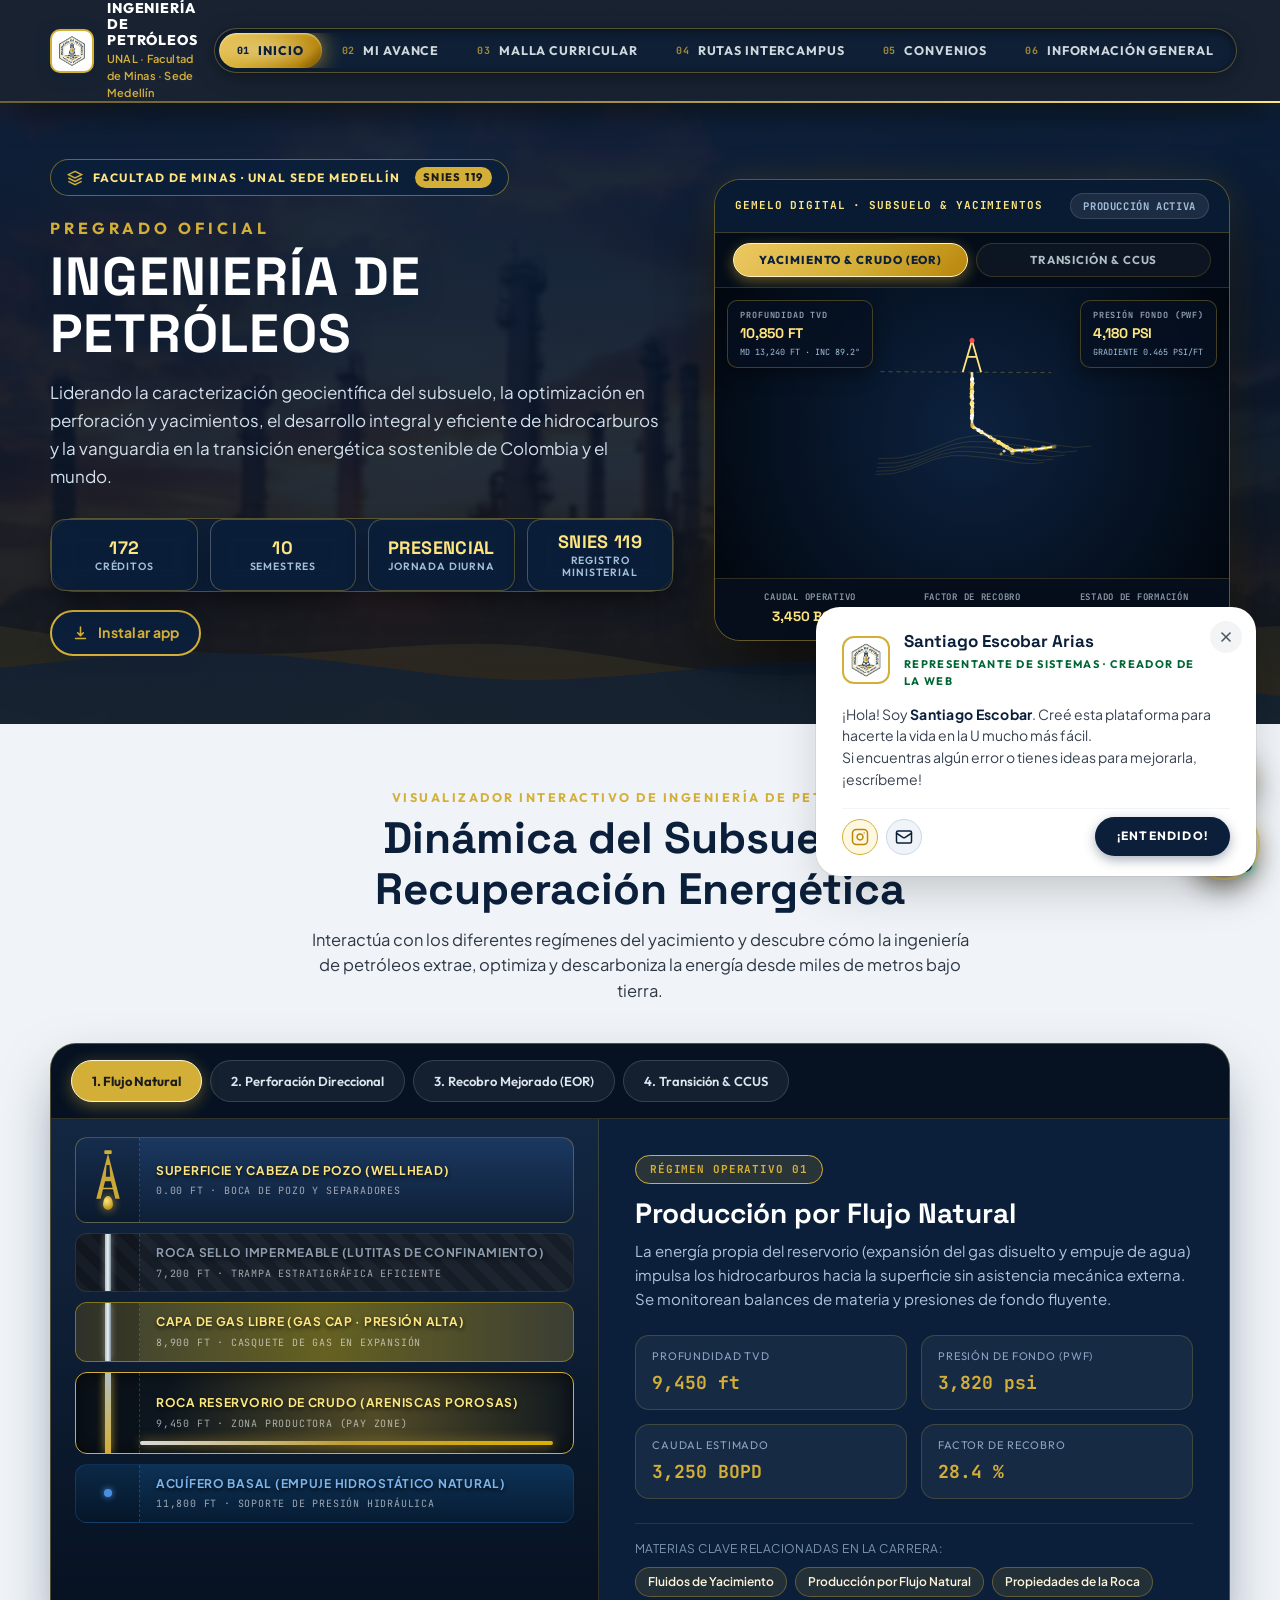
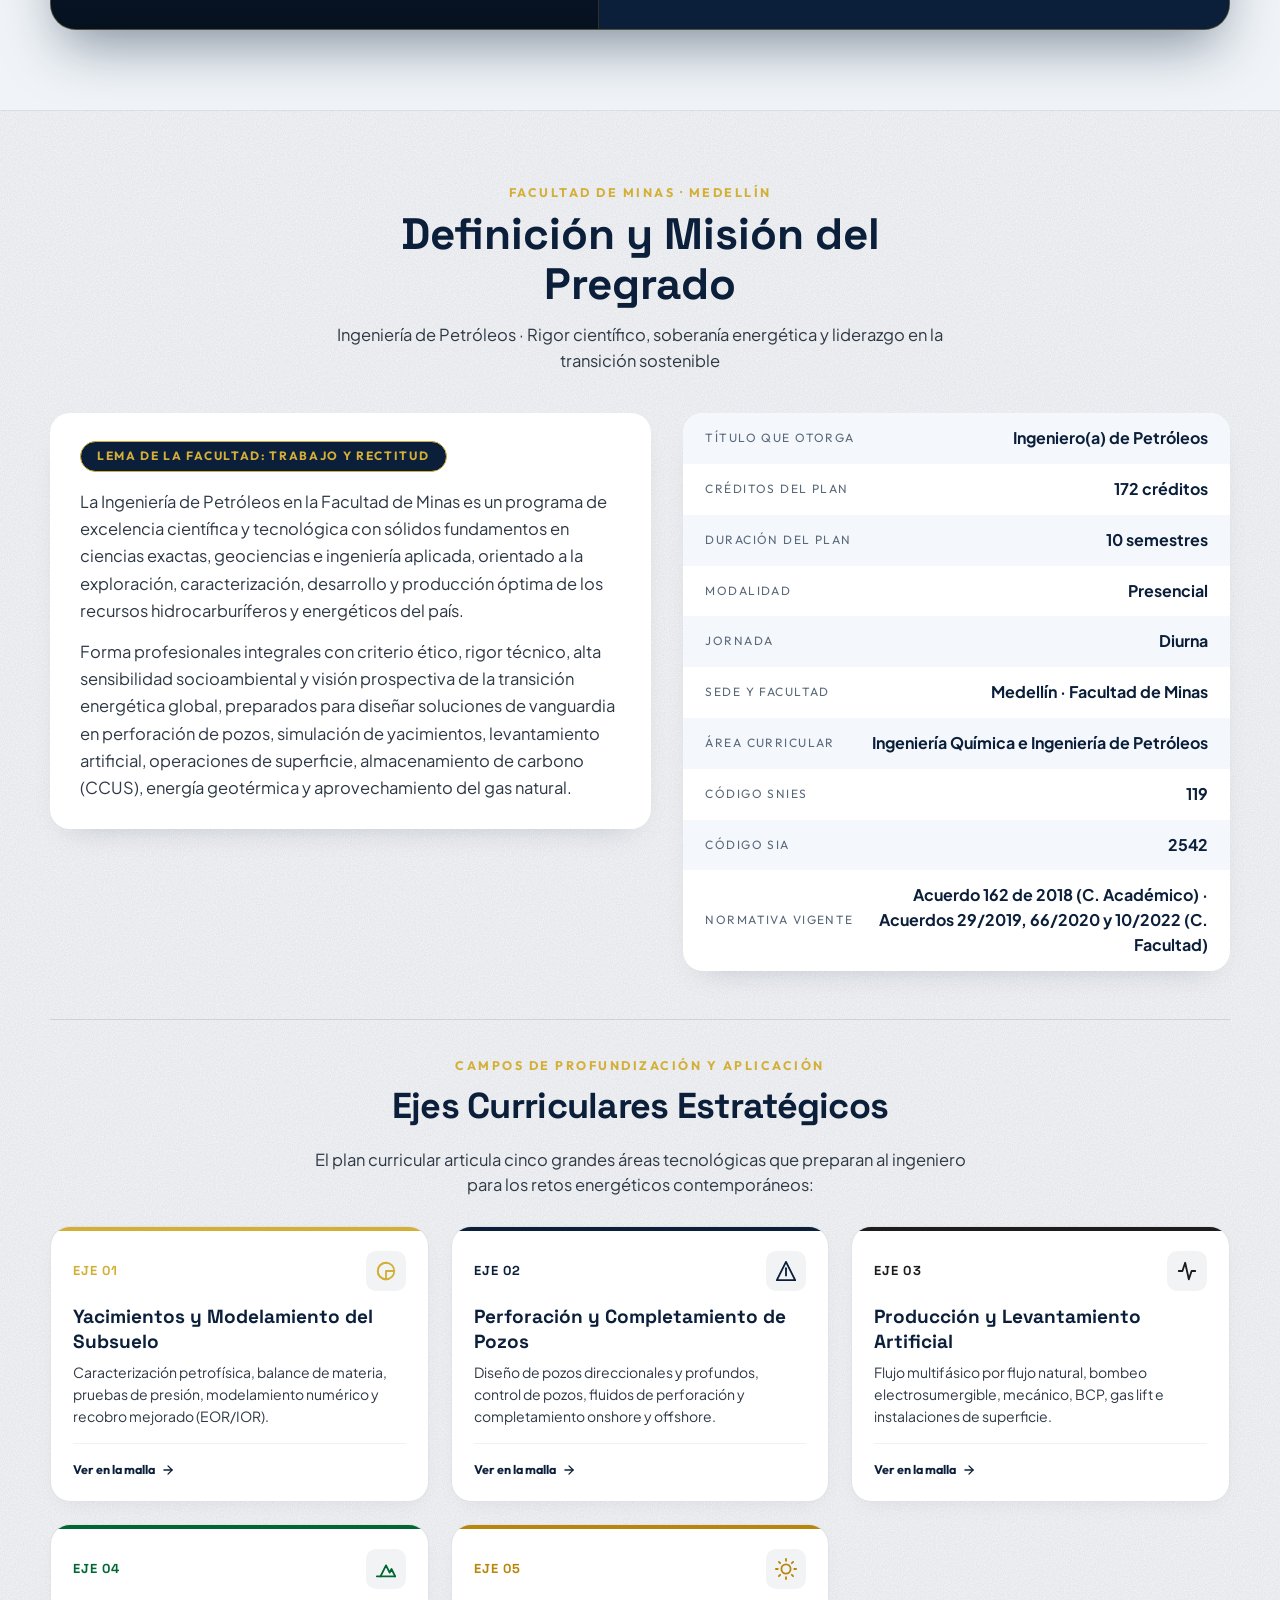
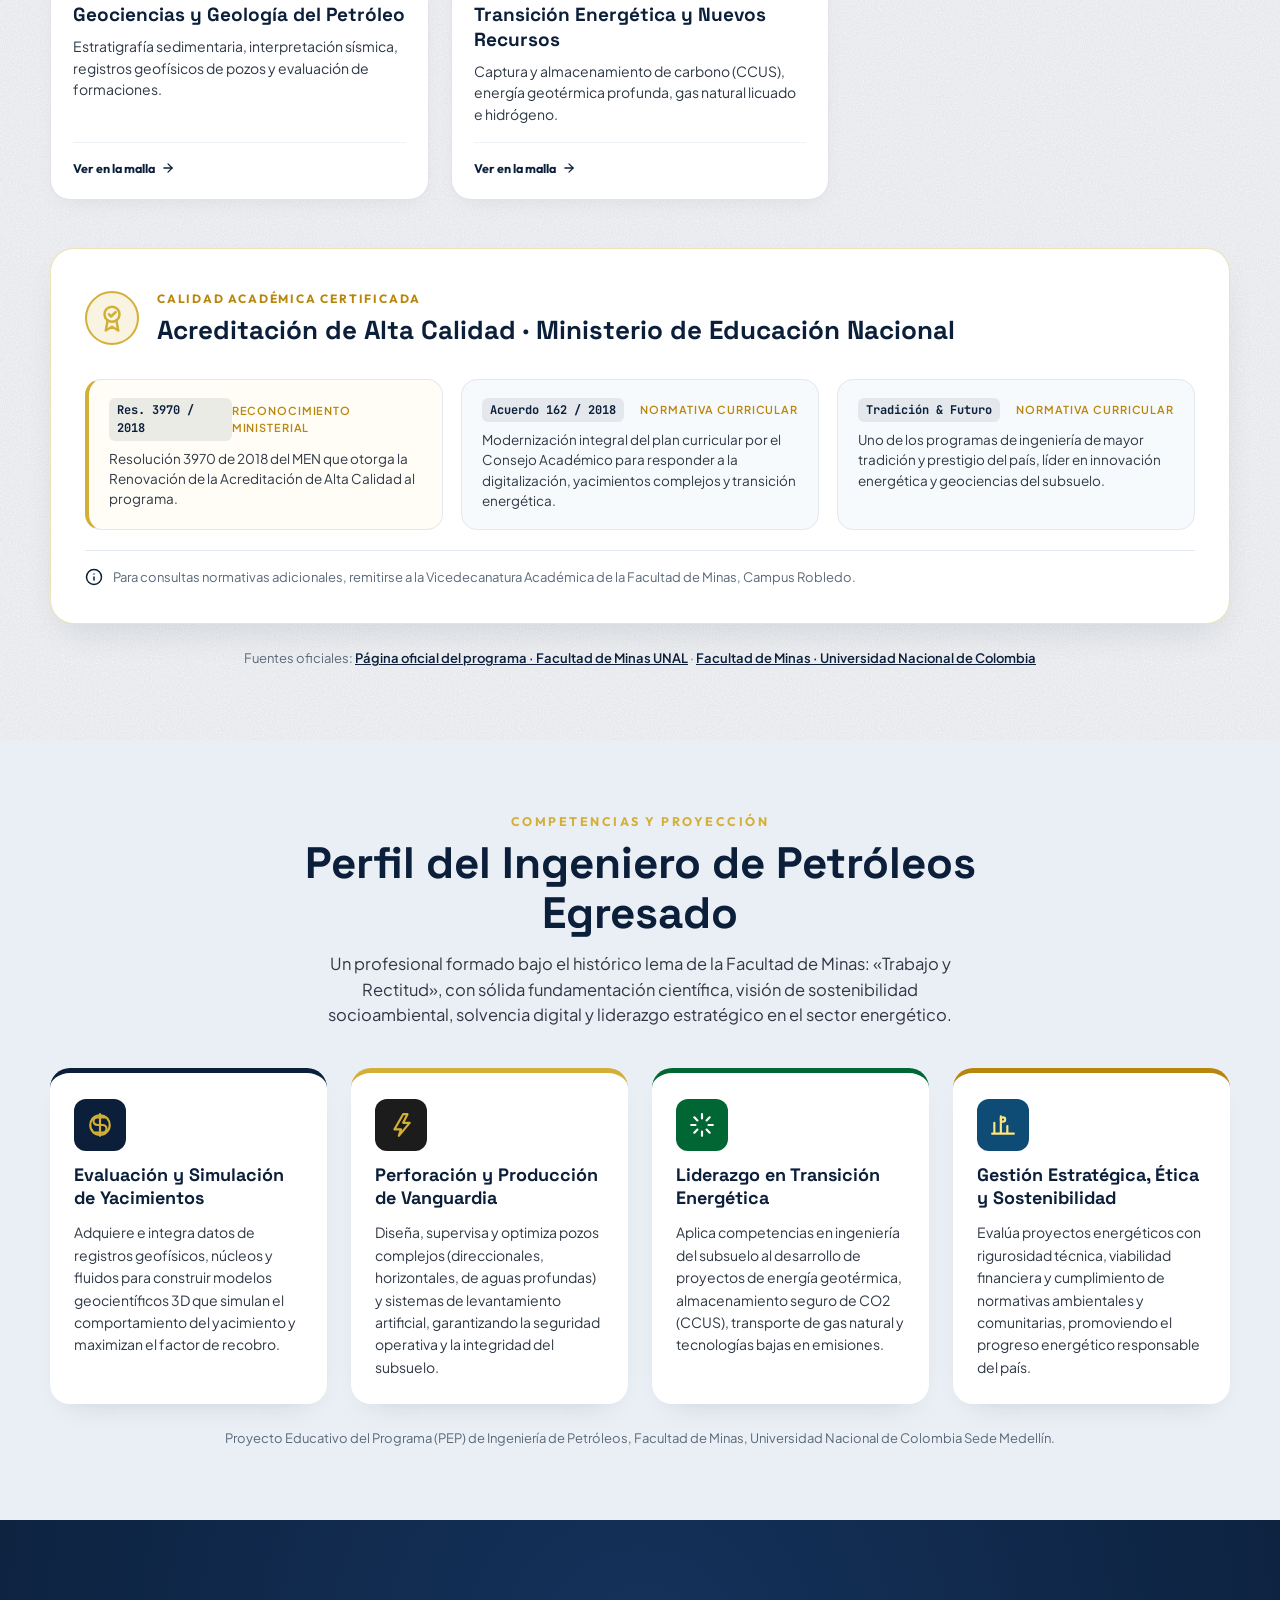
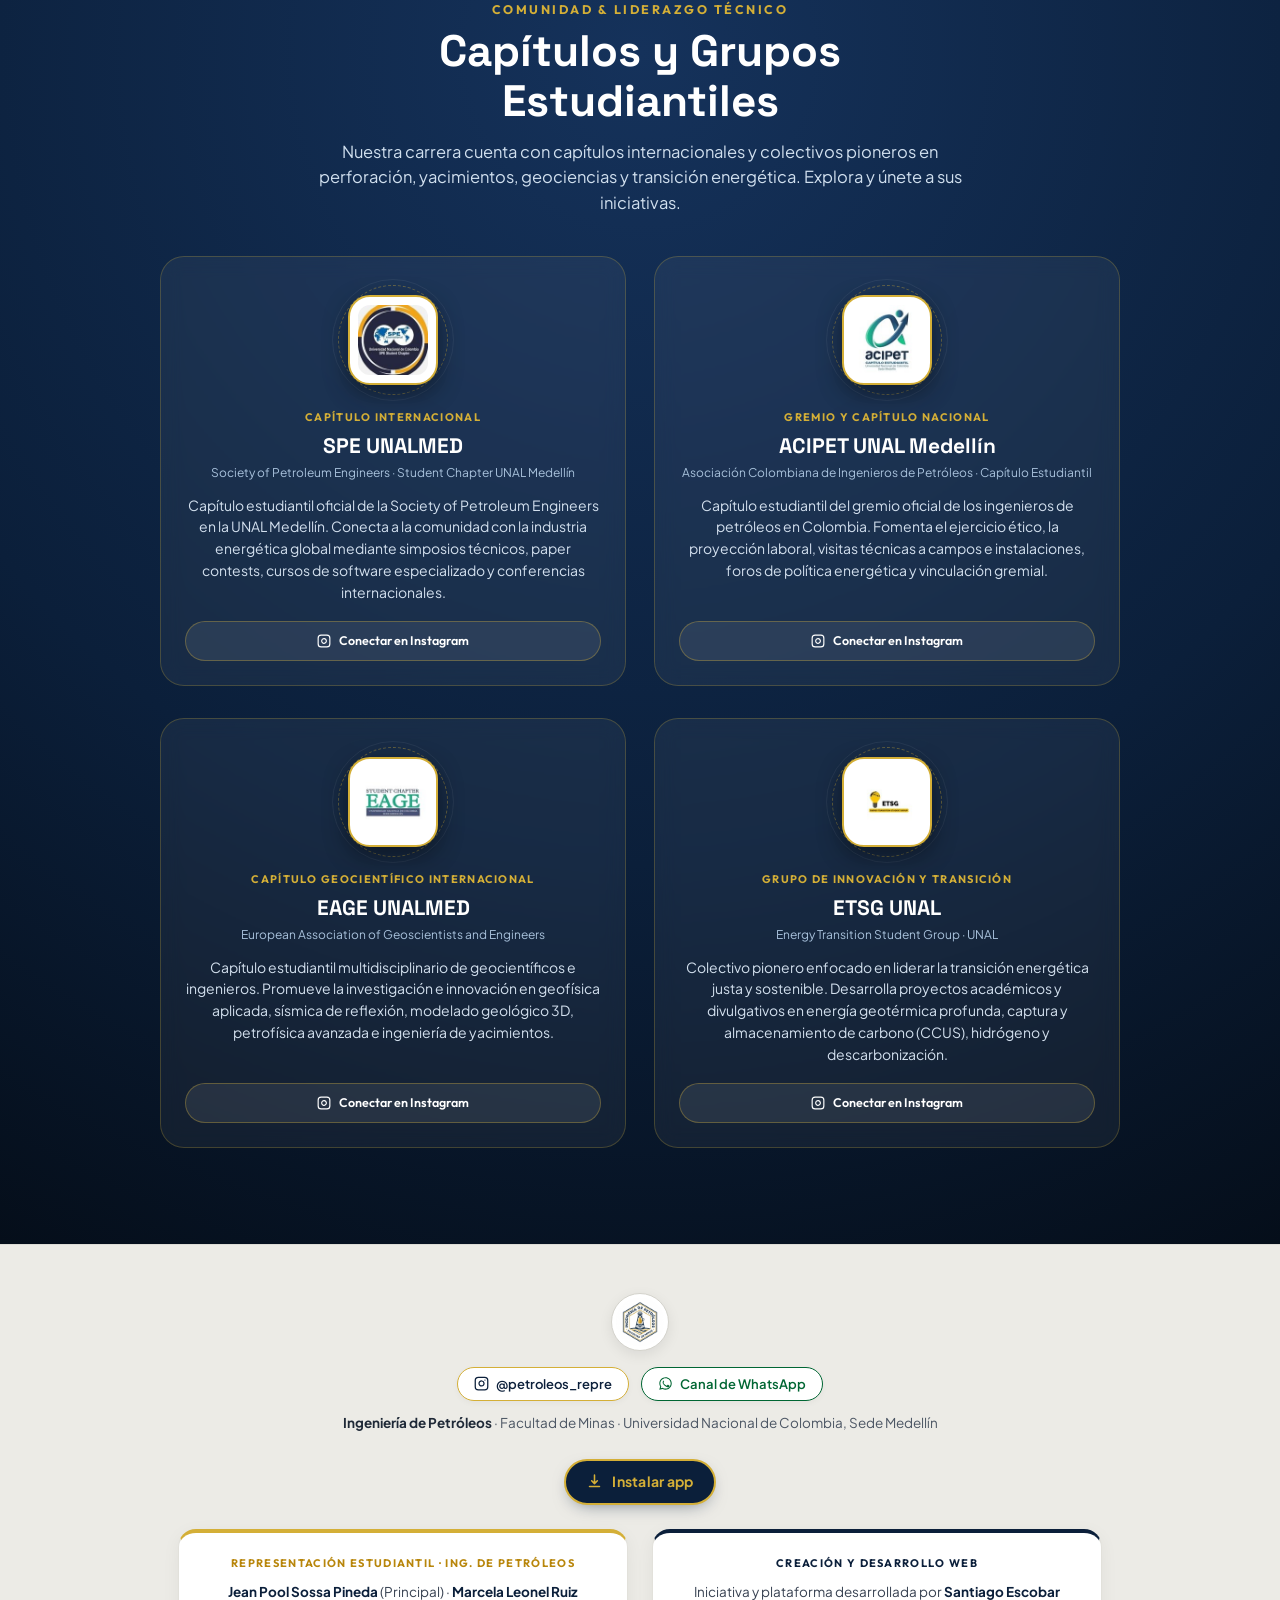
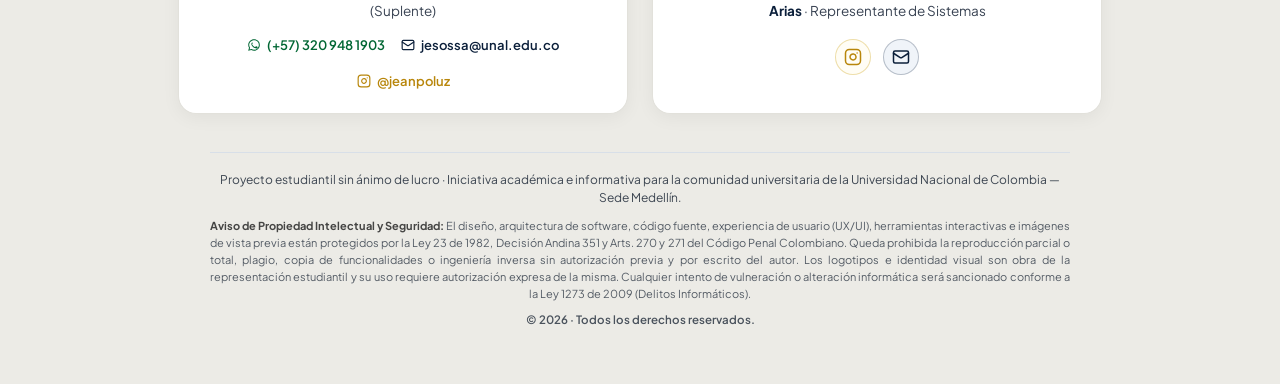
<file: index.html>
<!--
  ==========================================================================
  PORTAL DIGITAL OFICIAL · INGENIERÍA DE PETRÓLEOS
  UNIVERSIDAD NACIONAL DE COLOMBIA · FACULTAD DE MINAS (SEDE MEDELLÍN)

  Diseño, arquitectura de software y desarrollo realizado por:
  SANTIAGO ESCOBAR ARIAS
  Representante Estudiantil de Ingeniería de Sistemas
  Contacto: saescobara@unal.edu.co | Instagram: @s_escobar__

  © 2026 Santiago Escobar Arias. Todos los derechos reservados.
  Obra protegida por la Ley 23 de 1982 (Colombia) y la Decisión 351 (CAN).
  Queda prohibida su clonación, plagio o remoción de créditos de autoría.
  ==========================================================================
-->
<!doctype html>
<html lang="es">
<head>
  <!-- METADATOS DE AUTORÍA Y PROPIEDAD INTELECTUAL -->
  <meta name="author" content="Santiago Escobar Arias · Representante Estudiantil de Ingeniería de Sistemas">
  <meta name="creator" content="Santiago Escobar Arias">
  <meta name="publisher" content="Santiago Escobar Arias · Facultad de Minas, UNAL Medellín">
  <meta name="copyright" content="© 2026 Santiago Escobar Arias. Todos los derechos reservados.">
  <meta property="article:author" content="Santiago Escobar Arias">
  <meta property="og:site_name" content="Ingeniería de Petróleos · UNAL Medellín">
  <script type="application/ld+json">
  {
    "@context": "https://schema.org",
    "@type": "WebApplication",
    "name": "Portal Ingeniería de Petróleos - UNAL Medellín",
    "author": {
      "@type": "Person",
      "name": "Santiago Escobar Arias",
      "jobTitle": "Representante Estudiantil de Ingeniería de Sistemas",
      "email": "saescobara@unal.edu.co",
      "affiliation": {
        "@type": "EducationalOrganization",
        "name": "Universidad Nacional de Colombia · Facultad de Minas"
      }
    },
    "copyrightHolder": {
      "@type": "Person",
      "name": "Santiago Escobar Arias"
    },
    "copyrightYear": "2026"
  }
  </script>

  <meta charset="utf-8">
  <meta name="viewport" content="width=device-width, initial-scale=1">
  <title>Ingeniería de Petróleos · UNAL Medellín</title>
  <meta name="description" content="Portal oficial de Ingeniería de Petróleos de la Facultad de Minas, Universidad Nacional de Colombia Sede Medellín: información del programa, malla curricular interactiva (172 créditos), capítulos estudiantiles (SPE, ACIPET, EAGE, ETSG), recursos de estudio y guía estudiantil.">
  <link rel="icon" type="image/png" href="img/logo-petroleos.png">
  <link rel="manifest" href="manifest.webmanifest">
  <meta name="theme-color" content="#0B1F3A">
  <link rel="apple-touch-icon" href="img/app/apple-touch-icon.png">
  <meta name="apple-mobile-web-app-capable" content="yes">
  <meta name="apple-mobile-web-app-title" content="Petróleos UNAL">
  <link rel="preconnect" href="https://fonts.googleapis.com">
  <link rel="preconnect" href="https://fonts.gstatic.com" crossorigin>
  <link rel="stylesheet" href="https://fonts.googleapis.com/css2?family=Space+Grotesk:wght@500;600;700&family=Outfit:wght@400;500;600;700;800;900&family=Plus+Jakarta+Sans:ital,wght@0,400;0,500;0,600;0,700;0,800;1,400;1,600&family=JetBrains+Mono:wght@500;700&display=swap">
  <link rel="stylesheet" href="css/base.css">
  <link rel="stylesheet" href="css/inicio.css">
  <link rel="stylesheet" href="css/sofia.css">
  <script src="js/sofia.js" defer></script>
</head>
<body data-pagina="inicio">

  <div id="barra"></div>

  <!-- PORTADA / HERO LANDING -->
  <!-- PORTADA DE INICIO: REDISEÑO EN 2 COLUMNAS CON CENTRO DE ANIMACIÓN PETROLERA -->
  <section class="portada foto foto--entrada hero-petroleos">
    <div class="hero-petroleos__ondas" aria-hidden="true">
      <svg class="hero-petroleos__svg-estratigrafia" viewBox="0 0 1440 320" preserveAspectRatio="none">
        <path fill="rgba(212, 175, 55, 0.08)" d="M0,96L48,112C96,128,192,160,288,160C384,160,480,128,576,138.7C672,149,768,203,864,208C960,213,1056,171,1152,144C1248,117,1344,107,1392,101.3L1440,96L1440,320L1392,320C1344,320,1248,320,1152,320C1056,320,960,320,864,320C768,320,672,320,576,320C480,320,384,320,288,320C192,320,96,320,48,320L0,320Z"></path>
        <path fill="rgba(11, 31, 58, 0.65)" d="M0,192L48,181.3C96,171,192,149,288,160C384,171,480,213,576,218.7C672,224,768,192,864,181.3C960,171,1056,181,1152,197.3C1248,213,1344,235,1392,245.3L1440,256L1440,320L1392,320C1344,320,1248,320,1152,320C1056,320,960,320,864,320C768,320,672,320,576,320C480,320,384,320,288,320C192,320,96,320,48,320L0,320Z"></path>
      </svg>
    </div>

    <div class="contenedor hero-petroleos__grid">
      <!-- COLUMNA IZQUIERDA: INFORMACIÓN Y TITULAR OFICIAL -->
      <div class="hero-petroleos__info">
        <div class="hero-petroleos__insignia">
          <span class="hero-petroleos__icono-unal" aria-hidden="true">
            <svg viewBox="0 0 24 24" fill="none" stroke="currentColor" stroke-width="2.2" width="16" height="16"><path d="M12 2L2 7l10 5 10-5-10-5zM2 17l10 5 10-5M2 12l10 5 10-5"/></svg>
          </span>
          <span>Facultad de Minas · UNAL Sede Medellín</span>
          <span class="hero-petroleos__snies-pill">SNIES 119</span>
        </div>

        <h1 class="hero-petroleos__titulo">
          <span class="hero-petroleos__antetitulo">Pregrado Oficial</span>
          <span class="letras-varsity hero-petroleos__nombre-carrera" data-texto="Ingeniería de Petróleos">Ingeniería de Petróleos</span>
        </h1>

        <p class="hero-petroleos__desc">
          Liderando la caracterización geocientífica del subsuelo, la optimización en perforación y yacimientos, el desarrollo integral y eficiente de hidrocarburos y la vanguardia en la transición energética sostenible de Colombia y el mundo.
        </p>

        <!-- DATOS CLAVE DEL PROGRAMA EN EL HERO (SIN BOTONES DE ACCIÓN) -->
        <ul class="portada__cifras hero-petroleos__cifras" id="portada-cifras" aria-label="Datos clave del programa"></ul>
      </div>

      <!-- COLUMNA DERECHA: GEMELO DIGITAL HOLOGRÁFICO DEL SUBSUELO Y YACIMIENTOS -->
      <div class="hero-petroleos__visual" id="petro-visual-wrap">
        <div class="digital-twin-console" id="digital-twin-console">
          
          <!-- Encabezado de la consola de telemetría -->
          <div class="console-header">
            <div class="console-header__radar">
              <span class="console-title">GEMELO DIGITAL · SUBSUELO &amp; YACIMIENTOS</span>
            </div>
            <div class="console-header__badge">
              <span id="dt-modo-label">PRODUCCIÓN ACTIVA</span>
            </div>
          </div>

          <!-- Selector interactivo de régimen tecnológico -->
          <div class="console-switch" role="group" aria-label="Régimen operativo del gemelo digital">
            <button type="button" class="console-switch__btn is-active" id="btn-dt-produccion" data-modo="produccion">
              <span>Yacimiento &amp; Crudo (EOR)</span>
            </button>
            <button type="button" class="console-switch__btn" id="btn-dt-ccus" data-modo="ccus">
              <span>Transición &amp; CCUS</span>
            </button>
          </div>

          <!-- Lienzo Interactivo 3D con partículas de fluidos y trayectoria del pozo -->
          <div class="console-canvas-wrap">
            <canvas id="canvas-petro-digital" width="520" height="300" aria-label="Simulación 3D interactiva del yacimiento y flujo de hidrocarburos"></canvas>
            
            <!-- HUD de Telemetría Flotante sobre el modelo 3D -->
            <div class="console-hud">
              <div class="hud-item hud-item--depth">
                <span class="hud-label">PROFUNDIDAD TVD</span>
                <span class="hud-val" id="hud-tvd">10,850 FT</span>
                <span class="hud-sub">MD 13,240 FT · INC 89.2°</span>
              </div>
              <div class="hud-item hud-item--pressure">
                <span class="hud-label">PRESIÓN FONDO (PWF)</span>
                <span class="hud-val" id="hud-presion">4,180 PSI</span>
                <span class="hud-sub">GRADIENTE 0.465 PSI/FT</span>
              </div>
            </div>
          </div>

          <!-- Pie de consola: Telemetría de Producción / Almacenamiento -->
          <div class="console-footer">
            <div class="console-metric">
              <span class="metric-label">CAUDAL OPERATIVO</span>
              <span class="metric-val" id="dt-caudal">3,450 BOPD</span>
            </div>
            <div class="console-metric">
              <span class="metric-label">FACTOR DE RECOBRO</span>
              <span class="metric-val" id="dt-recobro">48.2 %</span>
            </div>
            <div class="console-metric console-metric--highlight">
              <span class="metric-label">ESTADO DE FORMACIÓN</span>
              <span class="metric-val" id="dt-estado">POROSIDAD 22% · PAYZONE</span>
            </div>
          </div>

        </div>
      </div>
    </div>
  </section>

  <!-- SECCIÓN INTERACTIVA: EXPLORADOR DEL SUBSUELO Y YACIMIENTOS -->
  <section class="seccion seccion--simulador" id="simulador-subsuelo" aria-labelledby="simulador-titulo">
    <div class="contenedor">
      <div class="seccion-titulo">
        <p class="seccion-titulo__antetitulo">Visualizador Interactivo de Ingeniería de Petróleos</p>
        <h2 id="simulador-titulo">Dinámica del Subsuelo & Recuperación Energética</h2>
        <p class="seccion-titulo__intro">Interactúa con los diferentes regímenes del yacimiento y descubre cómo la ingeniería de petróleos extrae, optimiza y descarboniza la energía desde miles de metros bajo tierra.</p>
      </div>

      <div class="simulador-caja">
        <!-- Selector de modos -->
        <div class="simulador-tabs" role="tablist" aria-label="Modos operativos de yacimiento">
          <button type="button" class="simulador-tab is-activa" data-modo="flujo-natural" role="tab" aria-selected="true">
            1. Flujo Natural
          </button>
          <button type="button" class="simulador-tab" data-modo="perforacion" role="tab" aria-selected="false">
            2. Perforación Direccional
          </button>
          <button type="button" class="simulador-tab" data-modo="recobro-eor" role="tab" aria-selected="false">
            3. Recobro Mejorado (EOR)
          </button>
          <button type="button" class="simulador-tab" data-modo="transicion" role="tab" aria-selected="false">
            4. Transición &amp; CCUS
          </button>
        </div>

        <div class="simulador-grid">
          <!-- Columna Izquierda: Gráfico Visual del Subsuelo con separación limpia de tubería y etiquetas -->
          <div class="simulador-visual" id="simulador-visual">
            <div class="estrato estrato--superficie">
              <div class="estrato__pozo-col">
                <div class="estrato__torre">
                  <svg viewBox="0 0 60 70" width="44" height="52" fill="currentColor" aria-hidden="true">
                    <path d="M30 4 L14 66 L20 66 L26 42 L34 42 L40 66 L46 66 L30 4 Z M28 20 L32 20 L33 36 L27 36 Z" opacity="0.95"/>
                    <rect x="25" y="0" width="10" height="5" rx="1"/>
                    <line x1="18" y1="52" x2="42" y2="52" stroke="currentColor" stroke-width="2"/>
                  </svg>
                  <div class="estrato__gota-animada" id="sim-gota" title="Flujo de hidrocarburos"></div>
                </div>
              </div>
              <div class="estrato__info-col">
                <span class="estrato__etiqueta">Superficie y Cabeza de Pozo (Wellhead)</span>
                <span class="estrato__cota">0.00 FT · BOCA DE POZO Y SEPARADORES</span>
              </div>
            </div>

            <div class="estrato estrato--sello">
              <div class="estrato__pozo-col">
                <div class="estrato__sarta-linea" id="sim-sarta-sello"></div>
              </div>
              <div class="estrato__info-col">
                <span class="estrato__etiqueta">Roca Sello Impermeable (Lutitas de Confinamiento)</span>
                <span class="estrato__cota">7,200 FT · TRAMPA ESTRATIGRÁFICA EFICIENTE</span>
              </div>
            </div>

            <div class="estrato estrato--gas">
              <div class="estrato__pozo-col">
                <div class="estrato__sarta-linea" id="sim-sarta-gas"></div>
              </div>
              <div class="estrato__info-col">
                <span class="estrato__etiqueta">Capa de Gas Libre (Gas Cap · Presión Alta)</span>
                <span class="estrato__cota">8,900 FT · CASQUETE DE GAS EN EXPANSIÓN</span>
              </div>
            </div>

            <div class="estrato estrato--petroleo">
              <div class="estrato__pozo-col">
                <div class="estrato__pozo-interactivo" id="sim-pozo-interactivo"></div>
              </div>
              <div class="estrato__info-col">
                <span class="estrato__etiqueta">Roca Reservorio de Crudo (Areniscas Porosas)</span>
                <span class="estrato__cota">9,450 FT · ZONA PRODUCTORA (PAY ZONE)</span>
              </div>
              <!-- Trayectoria horizontal o swept zone para modos especiales -->
              <div class="estrato__pozo-horizontal-overlay" id="sim-pozo-h"></div>
            </div>

            <div class="estrato estrato--acuifero">
              <div class="estrato__pozo-col">
                <div class="estrato__acuifero-indicador"></div>
              </div>
              <div class="estrato__info-col">
                <span class="estrato__etiqueta">Acuífero Basal (Empuje Hidrostático Natural)</span>
                <span class="estrato__cota">11,800 FT · SOPORTE DE PRESIÓN HIDRÁULICA</span>
              </div>
            </div>
          </div>

          <!-- Columna Derecha: Panel de Telemetría y Explicación Técnica -->
          <div class="simulador-panel">
            <div class="simulador-panel__badge" id="sim-badge">RÉGIMEN OPERATIVO 01</div>
            <h3 class="simulador-panel__titulo" id="sim-titulo">Producción por Flujo Natural</h3>
            <p class="simulador-panel__desc" id="sim-desc">
              La energía propia del reservorio (expansión del gas disuelto y empuje de agua) impulsa los hidrocarburos hacia la superficie sin asistencia mecánica externa. Se monitorean balances de materia y presiones de fondo fluyente.
            </p>

            <div class="simulador-telemetria">
              <div class="telemetria-card">
                <span class="telemetria-card__label">Profundidad TVD</span>
                <span class="telemetria-card__valor" id="sim-prof">9,450 ft</span>
              </div>
              <div class="telemetria-card">
                <span class="telemetria-card__label">Presión de Fondo (Pwf)</span>
                <span class="telemetria-card__valor" id="sim-presion">3,820 psi</span>
              </div>
              <div class="telemetria-card">
                <span class="telemetria-card__label">Caudal Estimado</span>
                <span class="telemetria-card__valor" id="sim-caudal">3,250 BOPD</span>
              </div>
              <div class="telemetria-card">
                <span class="telemetria-card__label">Factor de Recobro</span>
                <span class="telemetria-card__valor" id="sim-recobro">28.4 %</span>
              </div>
            </div>

            <div class="simulador-panel__materias">
              <span class="materias-label">Materias clave relacionadas en la carrera:</span>
              <div class="materias-pildoras" id="sim-materias">
                <a href="malla.html" class="materia-chip">Fluidos de Yacimiento</a>
                <a href="malla.html" class="materia-chip">Producción por Flujo Natural</a>
                <a href="malla.html" class="materia-chip">Propiedades de la Roca</a>
              </div>
            </div>
          </div>
        </div>
      </div>
    </div>
  </section>

  <main>

    <!-- EL PROGRAMA: se carga al abrir la página -->
    <section class="seccion programa" id="programa" aria-labelledby="programa-titulo">
      <div class="contenedor" id="programa-contenido">
        <p class="cargando">Cargando programa…</p>
      </div>
    </section>

    <!-- PERFIL DEL EGRESADO: se carga cuando la persona se acerca -->
    <section class="seccion perfil" id="perfil" aria-labelledby="perfil-titulo" data-carga="perfil">
      <div class="contenedor" id="perfil-contenido">
        <p class="cargando">Cargando perfil…</p>
      </div>
    </section>

    <!-- GRUPOS ESTUDIANTILES Y CAPÍTULOS TÉCNICOS: se carga cuando la persona se acerca -->
    <section class="grupos" id="grupos" aria-labelledby="grupos-titulo" data-carga="grupos">
      <div class="contenedor" id="grupos-contenido">
        <p class="cargando">Cargando grupos…</p>
      </div>
    </section>

  </main>

  <div id="pie"></div>

  <script src="js/comun.js"></script>
  <script src="js/instalar.js"></script>
  <script src="js/inicio.js"></script>
</body>
</html>
</file>
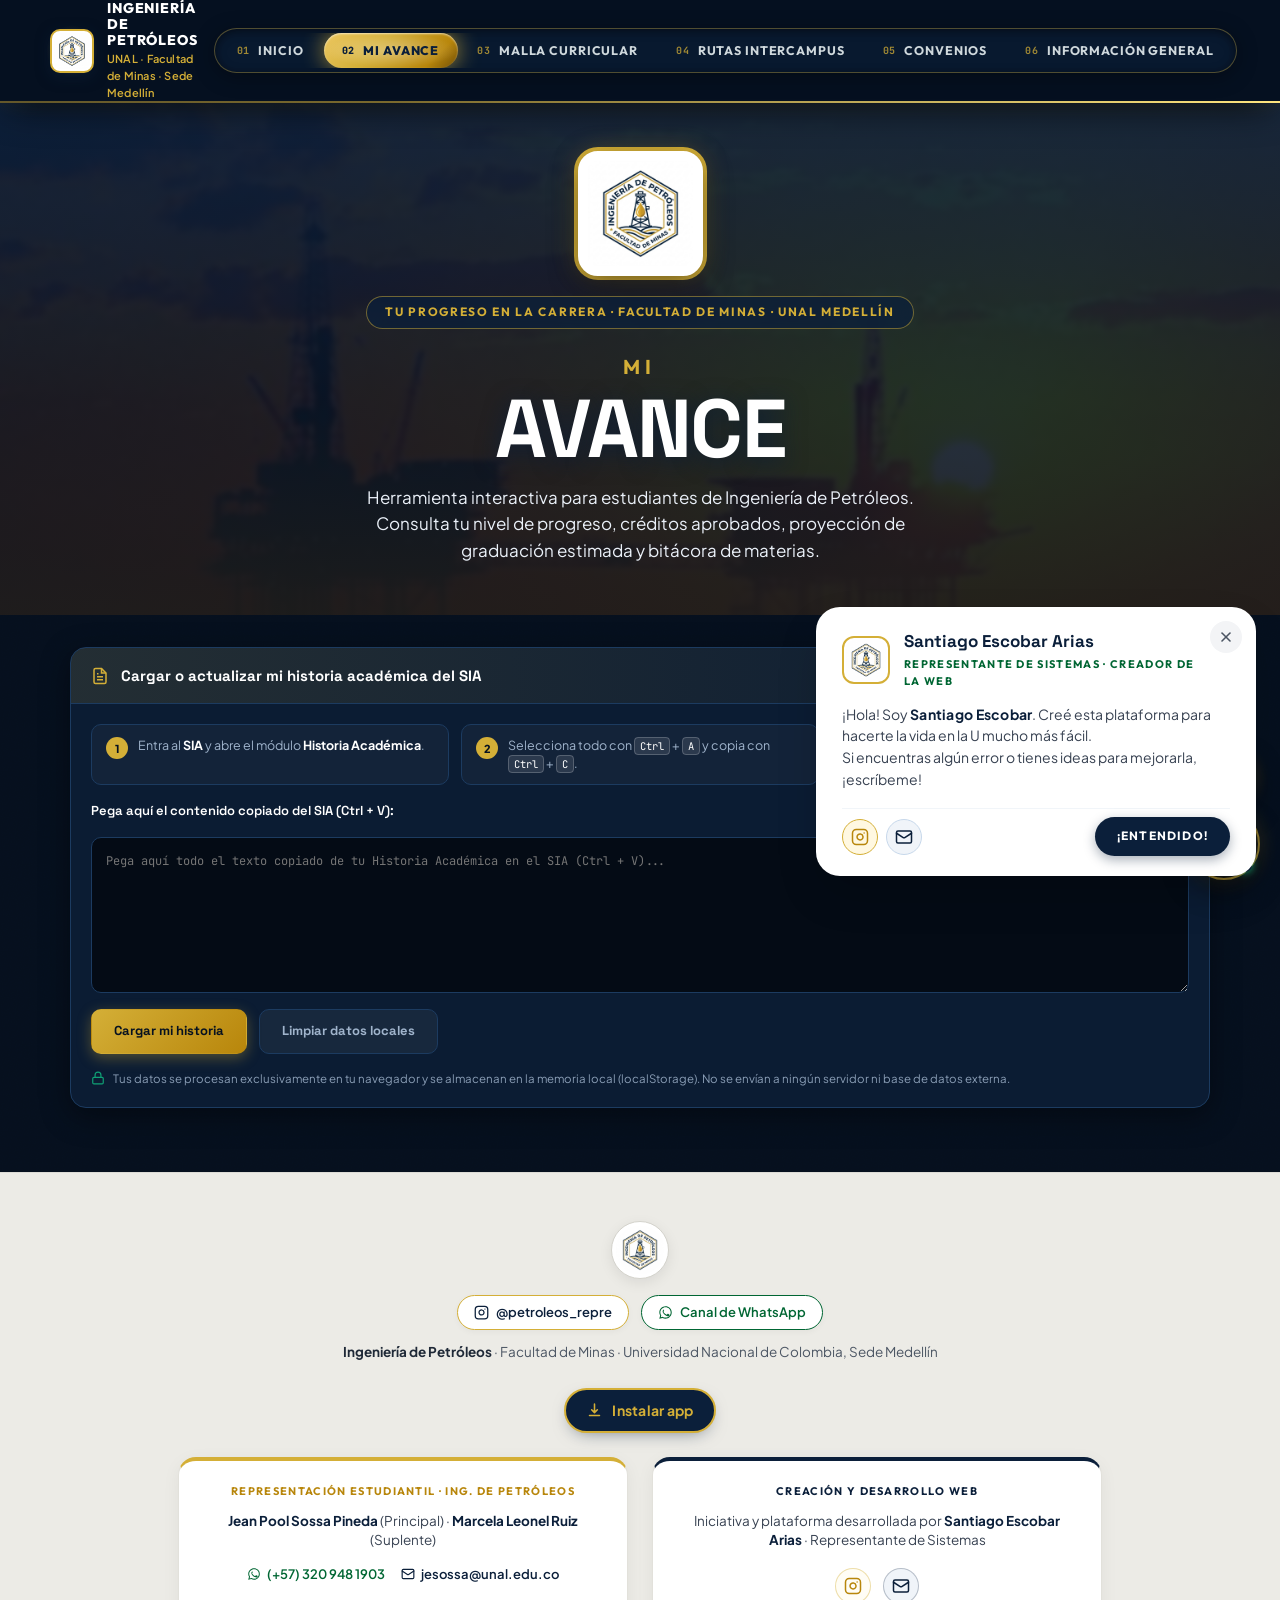
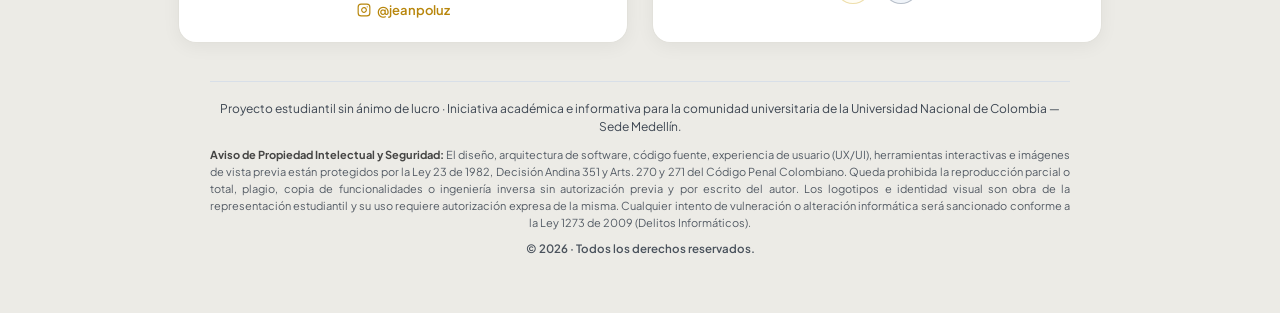
<file: avance.html>
<!doctype html>
<!-- ==============================================================================
   PORTAL WEB OFICIAL · INGENIERÍA DE PETRÓLEOS · FACULTAD DE MINAS · UNAL MEDELLÍN
   Módulo Mi Avance: panel de progreso, proyección de graduación y bitácora académica.
   Plan 3533 · 172 créditos exigidos · Todos los derechos reservados © 2026.
   ============================================================================== -->
<html lang="es">
<head>
  <meta charset="utf-8">
  <meta name="viewport" content="width=device-width, initial-scale=1">
  <title>Mi Avance · Ingeniería de Petróleos UNAL Medellín</title>
  <meta name="description" content="Consulta tu nivel en la carrera de Ingeniería de Petróleos, tu proyección de graduación, créditos aprobados y materias cursadas a partir de tu historia académica del SIA.">
  <link rel="icon" type="image/png" href="img/logo-petroleos.png">
  <link rel="manifest" href="manifest.webmanifest">
  <meta name="theme-color" content="#0B1F3A">
  <link rel="apple-touch-icon" href="img/app/apple-touch-icon.png">
  <meta name="apple-mobile-web-app-capable" content="yes">
  <meta name="apple-mobile-web-app-title" content="Petróleos UNAL">
  <link rel="preconnect" href="https://fonts.googleapis.com">
  <link rel="preconnect" href="https://fonts.gstatic.com" crossorigin>
  <link rel="stylesheet" href="https://fonts.googleapis.com/css2?family=Space+Grotesk:wght@500;600;700&family=Outfit:wght@400;500;600;700;800;900&family=Plus+Jakarta+Sans:ital,wght@0,400;0,500;0,600;0,700;0,800;1,400;1,600&family=JetBrains+Mono:wght@500;700&display=swap">
  <link rel="stylesheet" href="css/base.css">
  <link rel="stylesheet" href="css/avance.css">
  <link rel="stylesheet" href="css/sofia.css">
  <script src="js/sofia.js" defer></script>
</head>
<body data-pagina="avance">

  <div id="barra"></div>

  <!-- PORTADA -->
  <section class="portada portada--corta foto foto--panoramica">
    <div class="contenedor portada__contenido">
      <div class="portada__logo-wrap">
        <img class="portada__logo" src="img/logo-petroleos.png" alt="Logo de Ingeniería de Petróleos · Facultad de Minas" width="115" height="115">
      </div>
      <p class="portada__lugar">Tu progreso en la carrera · Facultad de Minas · UNAL Medellín</p>
      <h1 class="portada__titulo">
        <span class="portada__antetitulo">Mi</span>
        <span class="letras-varsity">Avance</span>
      </h1>
      <p class="portada__texto">Herramienta interactiva para estudiantes de Ingeniería de Petróleos. Consulta tu nivel de progreso, créditos aprobados, proyección de graduación estimada y bitácora de materias.</p>
    </div>
  </section>

  <main>
    <section class="seccion avance" aria-label="Mi avance en la carrera">
      <div class="contenedor avance__contenedor">

        <!-- ENTRADA: CARGAR / ACTUALIZAR HISTORIA ACADÉMICA -->
        <details class="entrada" id="entrada" open>
          <summary class="entrada__resumen">
            <span class="entrada__resumen-icono" aria-hidden="true">
              <svg viewBox="0 0 24 24" fill="none" stroke="currentColor" stroke-width="2" width="18" height="18"><path d="M14 2H6a2 2 0 0 0-2 2v16a2 2 0 0 0 2 2h12a2 2 0 0 0 2-2V8z"/><polyline points="14 2 14 8 20 8"/><line x1="16" y1="13" x2="8" y2="13"/><line x1="16" y1="17" x2="8" y2="17"/><polyline points="10 9 9 9 8 9"/></svg>
            </span>
            <span class="entrada__resumen-texto">Cargar o actualizar mi historia académica del SIA</span>
            <span class="entrada__resumen-flecha" aria-hidden="true">▼</span>
          </summary>
          <div class="entrada__cuerpo">
            <ol class="entrada__pasos">
              <li><b>1</b><span>Entra al <strong>SIA</strong> y abre el módulo <strong>Historia Académica</strong>.</span></li>
              <li><b>2</b><span>Selecciona todo con <kbd>Ctrl</kbd> + <kbd>A</kbd> y copia con <kbd>Ctrl</kbd> + <kbd>C</kbd>.</span></li>
              <li><b>3</b><span>Pega aquí abajo y dale <strong>Cargar mi historia</strong>.</span></li>
            </ol>
            <label class="entrada__etiqueta" for="historia-texto">Pega aquí el contenido copiado del SIA (Ctrl + V):</label>
            <textarea id="historia-texto" class="entrada__texto" rows="7" spellcheck="false" placeholder="Pega aquí todo el texto copiado de tu Historia Académica en el SIA (Ctrl + V)..."></textarea>
            <p class="entrada__error" id="entrada-error" role="alert" hidden></p>
            <div class="entrada__acciones">
              <button type="button" class="boton-juego" id="btn-guardar">Cargar mi historia</button>
              <button type="button" class="boton-juego boton-juego--suave" id="btn-borrar">Limpiar datos locales</button>
            </div>
            <p class="entrada__privacidad">
              <svg viewBox="0 0 24 24" fill="none" stroke="currentColor" stroke-width="2" width="14" height="14" aria-hidden="true"><rect width="18" height="11" x="3" y="11" rx="2" ry="2"/><path d="M7 11V7a5 5 0 0 1 10 0v4"/></svg>
              <span>Tus datos se procesan exclusivamente en tu navegador y se almacenan en la memoria local (localStorage). No se envían a ningún servidor ni base de datos externa.</span>
            </p>
          </div>
        </details>

        <!-- PANTALLA DE JUEGO / AVANCE -->
        <div id="avance-juego" hidden></div>

      </div>
    </section>
  </main>

  <div id="pie"></div>

  <!-- SCRIPTS -->
  <script src="js/comun.js"></script>
  <script src="js/instalar.js"></script>
  <script src="js/avance-lector.js"></script>
  <script src="js/avance.js"></script>
</body>
</html>
</file>
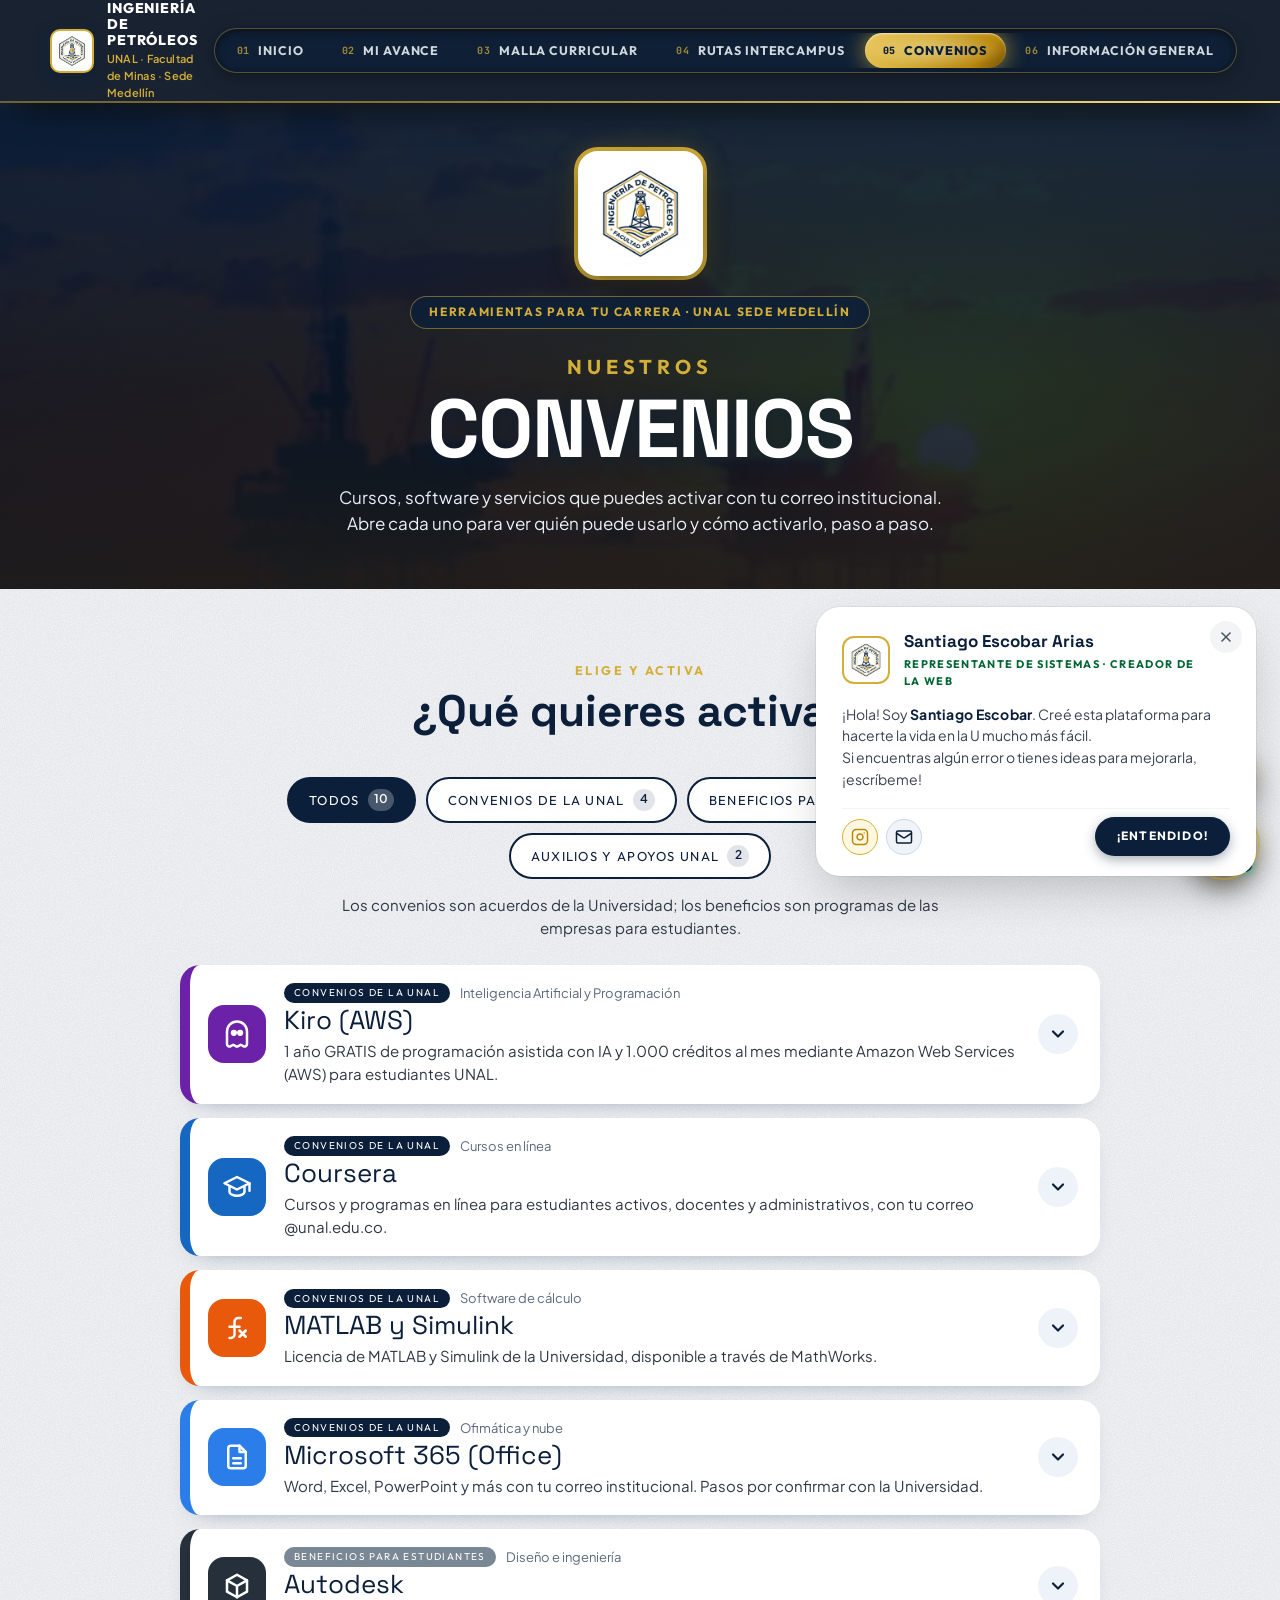
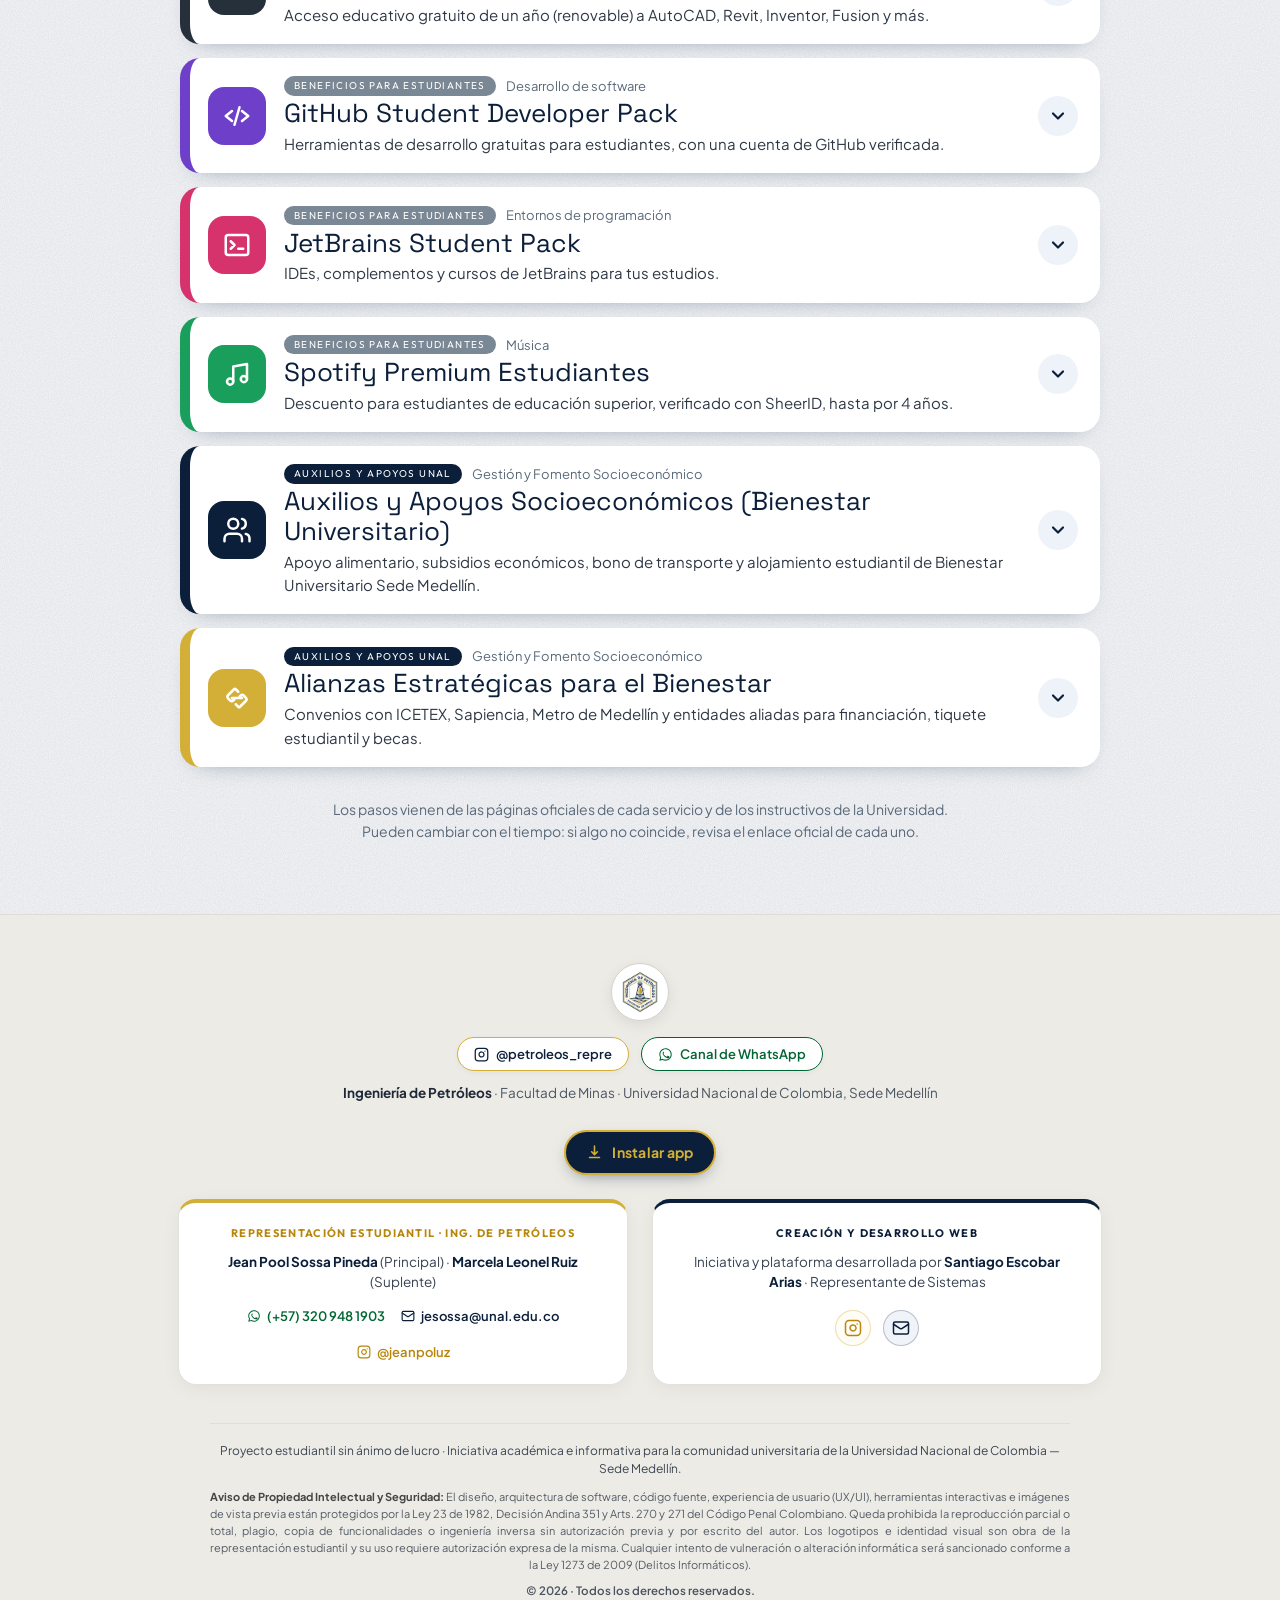
<file: convenios.html>
<!--
  ==========================================================================
  PORTAL DIGITAL OFICIAL · INGENIERÍA DE PETRÓLEOS
  UNIVERSIDAD NACIONAL DE COLOMBIA · FACULTAD DE MINAS (SEDE MEDELLÍN)

  Diseño, arquitectura de software y desarrollo realizado por:
  SANTIAGO ESCOBAR ARIAS
  Representante Estudiantil de Ingeniería de Sistemas
  Contacto: saescobara@unal.edu.co | Instagram: @s_escobar__

  © 2026 Santiago Escobar Arias. Todos los derechos reservados.
  Obra protegida por la Ley 23 de 1982 (Colombia) y la Decisión 351 (CAN).
  Queda prohibida su clonación, plagio o remoción de créditos de autoría.
  ==========================================================================
-->
<!doctype html>
<html lang="es">
<head>
  <!-- METADATOS DE AUTORÍA Y PROPIEDAD INTELECTUAL -->
  <meta name="author" content="Santiago Escobar Arias · Representante Estudiantil de Ingeniería de Sistemas">
  <meta name="creator" content="Santiago Escobar Arias">
  <meta name="publisher" content="Santiago Escobar Arias · Facultad de Minas, UNAL Medellín">
  <meta name="copyright" content="© 2026 Santiago Escobar Arias. Todos los derechos reservados.">
  <meta property="article:author" content="Santiago Escobar Arias">
  <meta property="og:site_name" content="Ingeniería de Petróleos · UNAL Medellín">
  <script type="application/ld+json">
  {
    "@context": "https://schema.org",
    "@type": "WebApplication",
    "name": "Portal Ingeniería de Petróleos - UNAL Medellín",
    "author": {
      "@type": "Person",
      "name": "Santiago Escobar Arias",
      "jobTitle": "Representante Estudiantil de Ingeniería de Sistemas",
      "email": "saescobara@unal.edu.co",
      "affiliation": {
        "@type": "EducationalOrganization",
        "name": "Universidad Nacional de Colombia · Facultad de Minas"
      }
    },
    "copyrightHolder": {
      "@type": "Person",
      "name": "Santiago Escobar Arias"
    },
    "copyrightYear": "2026"
  }
  </script>

  <meta charset="utf-8">
  <meta name="viewport" content="width=device-width, initial-scale=1">
  <title>Convenios y Beneficios · Ingeniería de Petróleos UNAL Medellín</title>
  <meta name="description" content="Convenios de la Universidad Nacional (Coursera, MATLAB, Microsoft 365, Autodesk) y beneficios para estudiantes de Ingeniería de Petróleos: quién puede usarlos y cómo activarlos paso a paso.">
  <link rel="icon" type="image/png" href="img/logo-petroleos.png">
  <link rel="manifest" href="manifest.webmanifest">
  <meta name="theme-color" content="#0B1F3A">
  <link rel="apple-touch-icon" href="img/app/apple-touch-icon.png">
  <meta name="apple-mobile-web-app-capable" content="yes">
  <meta name="apple-mobile-web-app-title" content="Petróleos UNAL">
  <link rel="preconnect" href="https://fonts.googleapis.com">
  <link rel="preconnect" href="https://fonts.gstatic.com" crossorigin>
  <link rel="stylesheet" href="https://fonts.googleapis.com/css2?family=Space+Grotesk:wght@500;600;700&family=Outfit:wght@400;500;600;700;800;900&family=Plus+Jakarta+Sans:ital,wght@0,400;0,500;0,600;0,700;0,800;1,400;1,600&family=JetBrains+Mono:wght@500;700&display=swap">
  <link rel="stylesheet" href="css/base.css">
  <link rel="stylesheet" href="css/convenios.css">
  <link rel="stylesheet" href="css/sofia.css">
  <script src="js/sofia.js" defer></script>
</head>
<body data-pagina="convenios">

  <div id="barra"></div>

  <!-- PORTADA -->
  <section class="portada portada--corta foto foto--panoramica">
    <div class="contenedor portada__contenido">
      <div class="portada__logo-wrap">
        <img class="portada__logo" src="img/logo-petroleos.png" alt="Logo de Ingeniería de Petróleos · Facultad de Minas" width="115" height="115">
      </div>
      <p class="portada__lugar">Herramientas para tu carrera · UNAL Sede Medellín</p>
      <h1 class="portada__titulo">
        <span class="portada__antetitulo">Nuestros</span>
        <span class="letras-varsity" data-texto="Convenios">Convenios</span>
      </h1>
      <p class="portada__texto">Cursos, software y servicios que puedes activar con tu correo institucional. Abre cada uno para ver quién puede usarlo y cómo activarlo, paso a paso.</p>
    </div>
  </section>

  <main>
    <section class="seccion convenios" aria-labelledby="convenios-titulo">
      <div class="contenedor convenios__contenedor">
        <div class="seccion-titulo">
          <p class="seccion-titulo__antetitulo">Elige y activa</p>
          <h2 id="convenios-titulo">¿Qué quieres activar?</h2>
        </div>

        <div class="filtros" id="filtros" role="group" aria-label="Filtrar por tipo"></div>
        <p class="filtros__nota" id="filtros-nota" aria-live="polite"></p>

        <ul class="lista" id="lista"><li class="cargando">Cargando convenios…</li></ul>

        <p class="convenios__aviso">Los pasos vienen de las páginas oficiales de cada servicio y de los instructivos de la Universidad. Pueden cambiar con el tiempo: si algo no coincide, revisa el enlace oficial de cada uno.</p>
      </div>
    </section>
  </main>

  <div id="pie"></div>

  <script src="js/comun.js"></script>
  <script src="js/instalar.js"></script>
  <script src="js/convenios.js"></script>
</body>
</html>
</file>
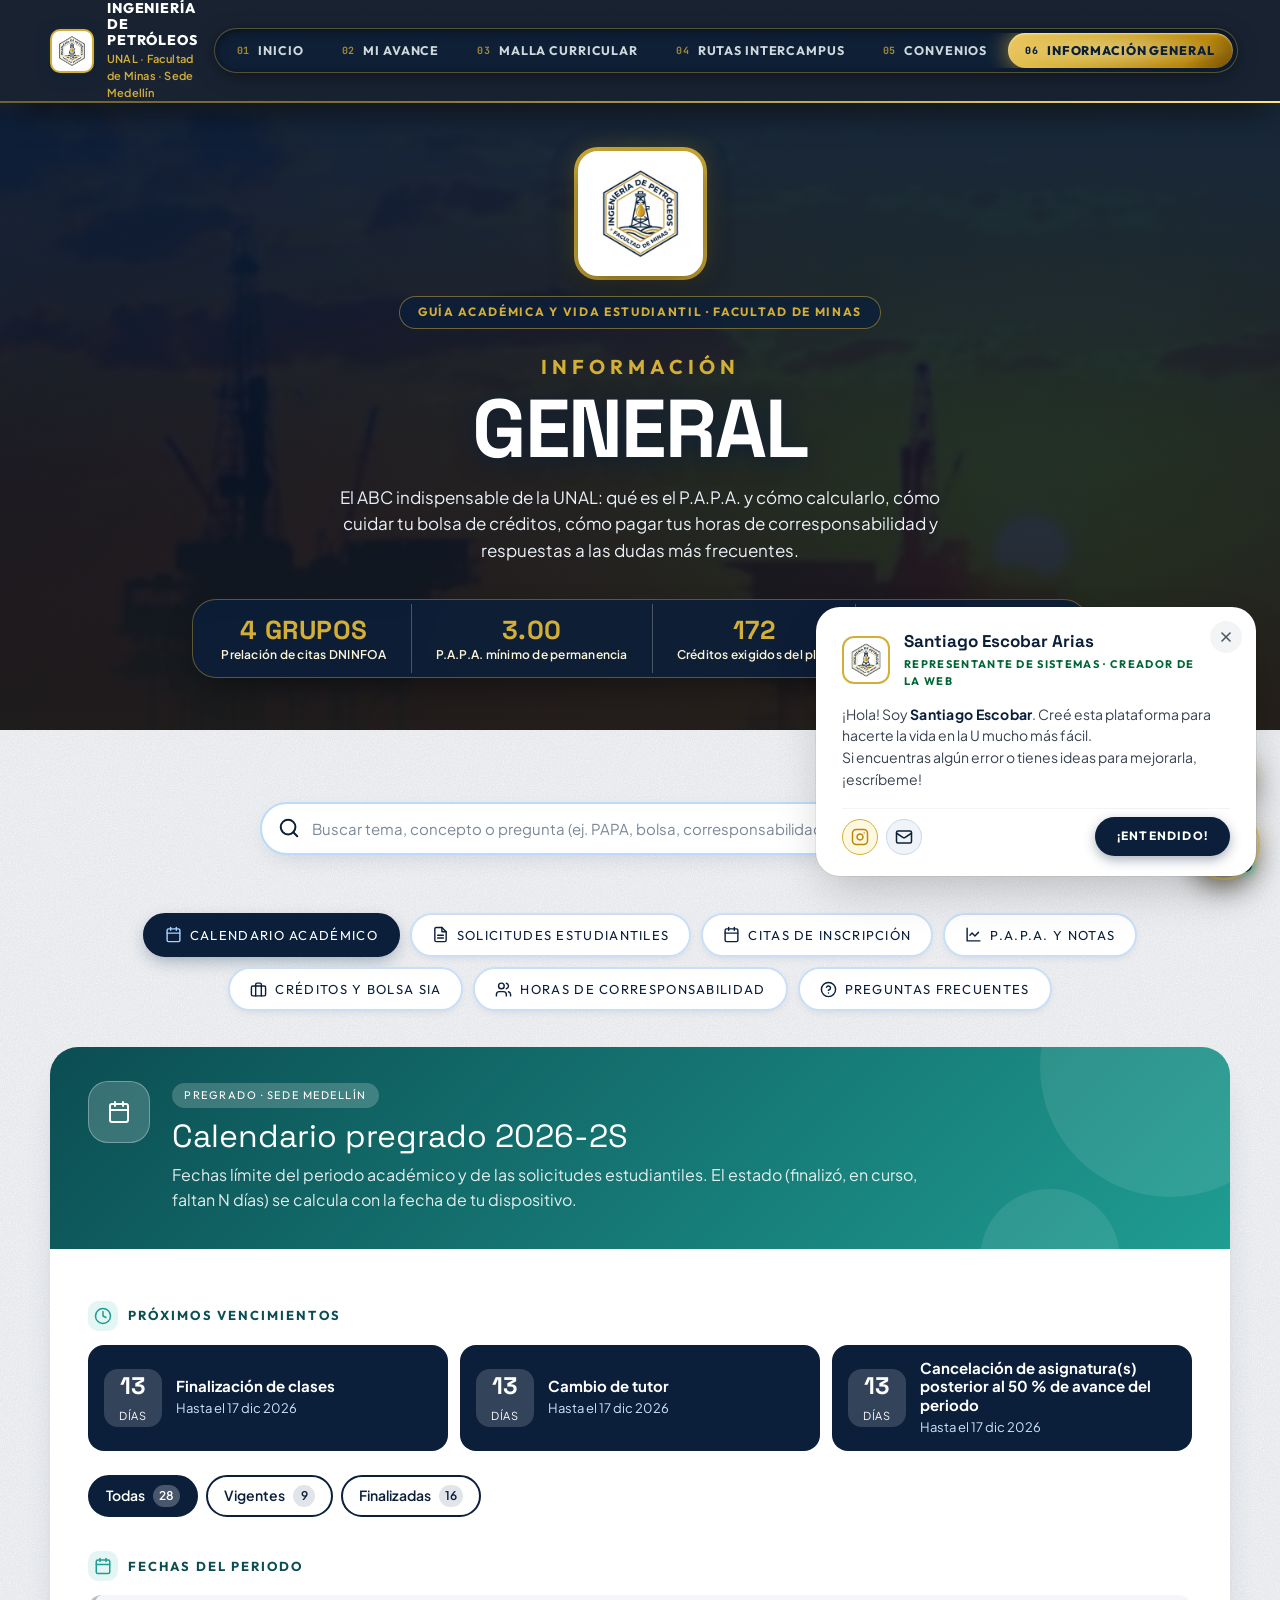
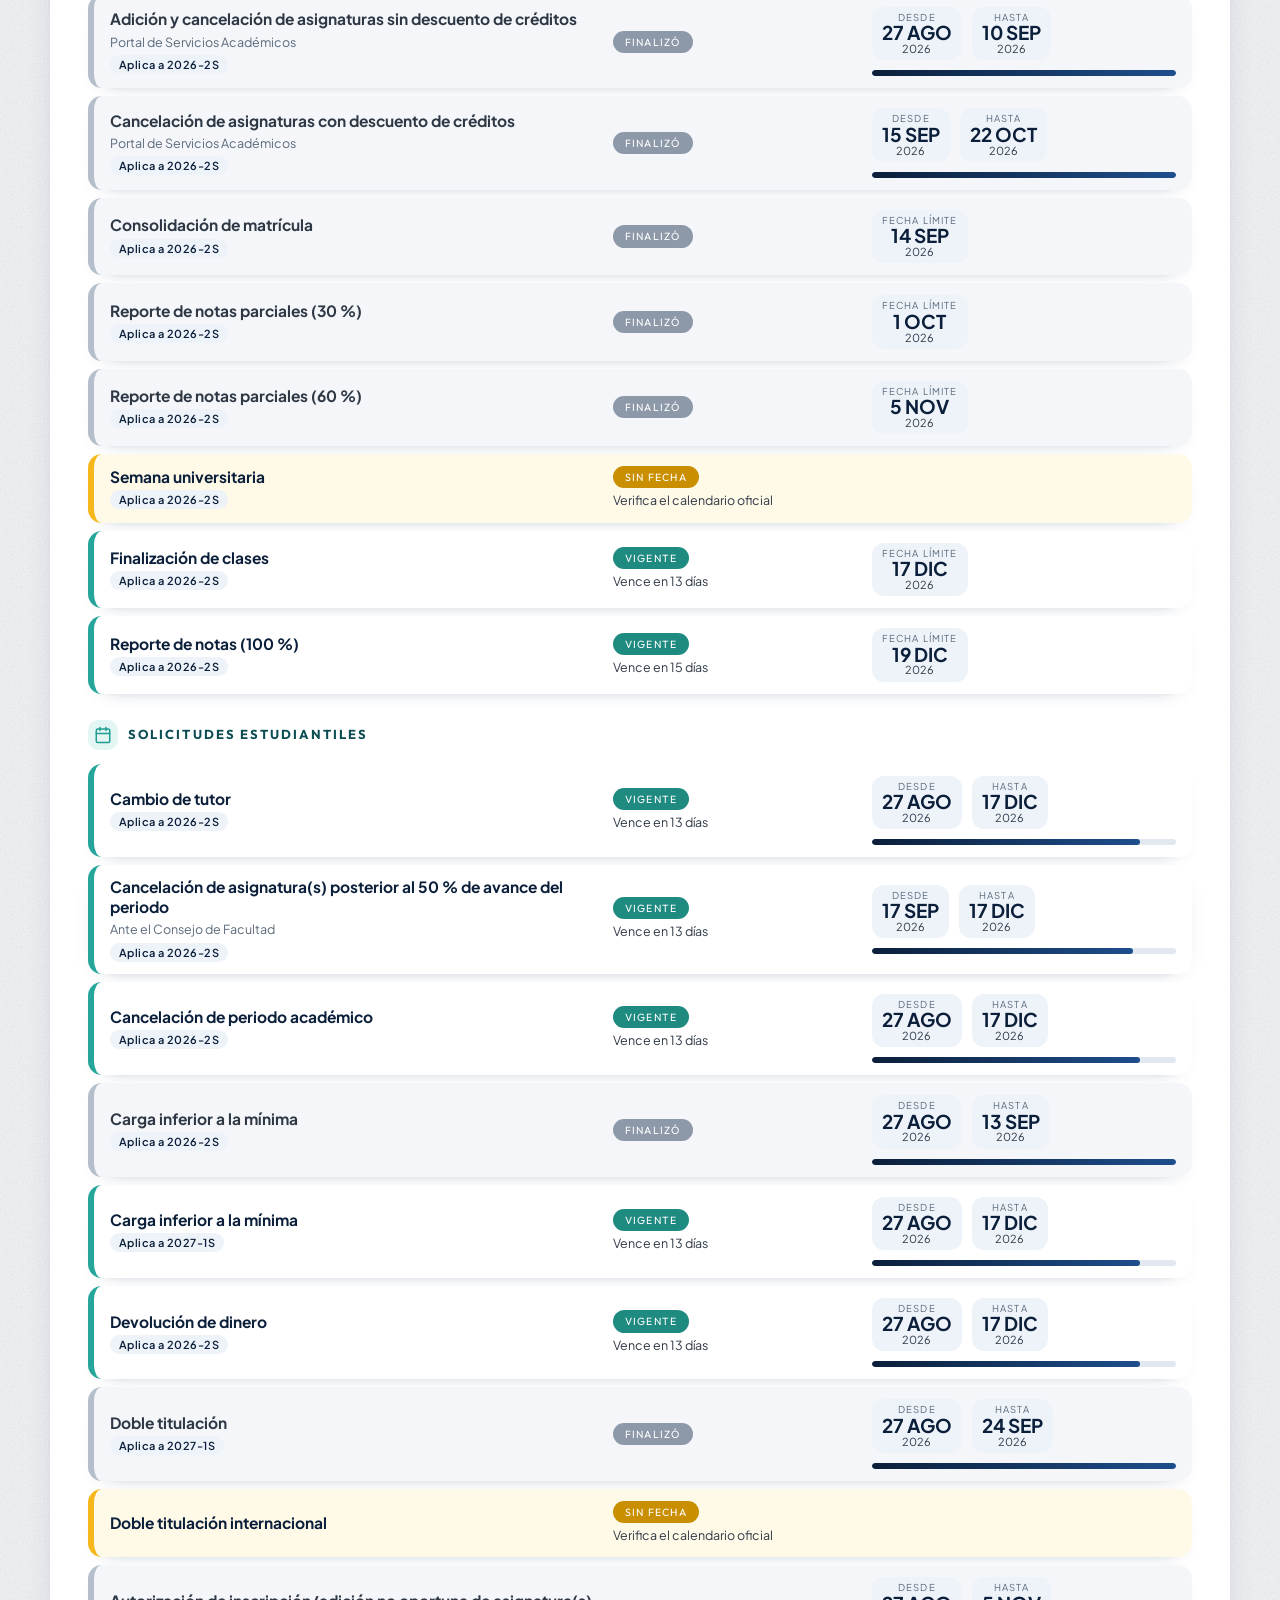
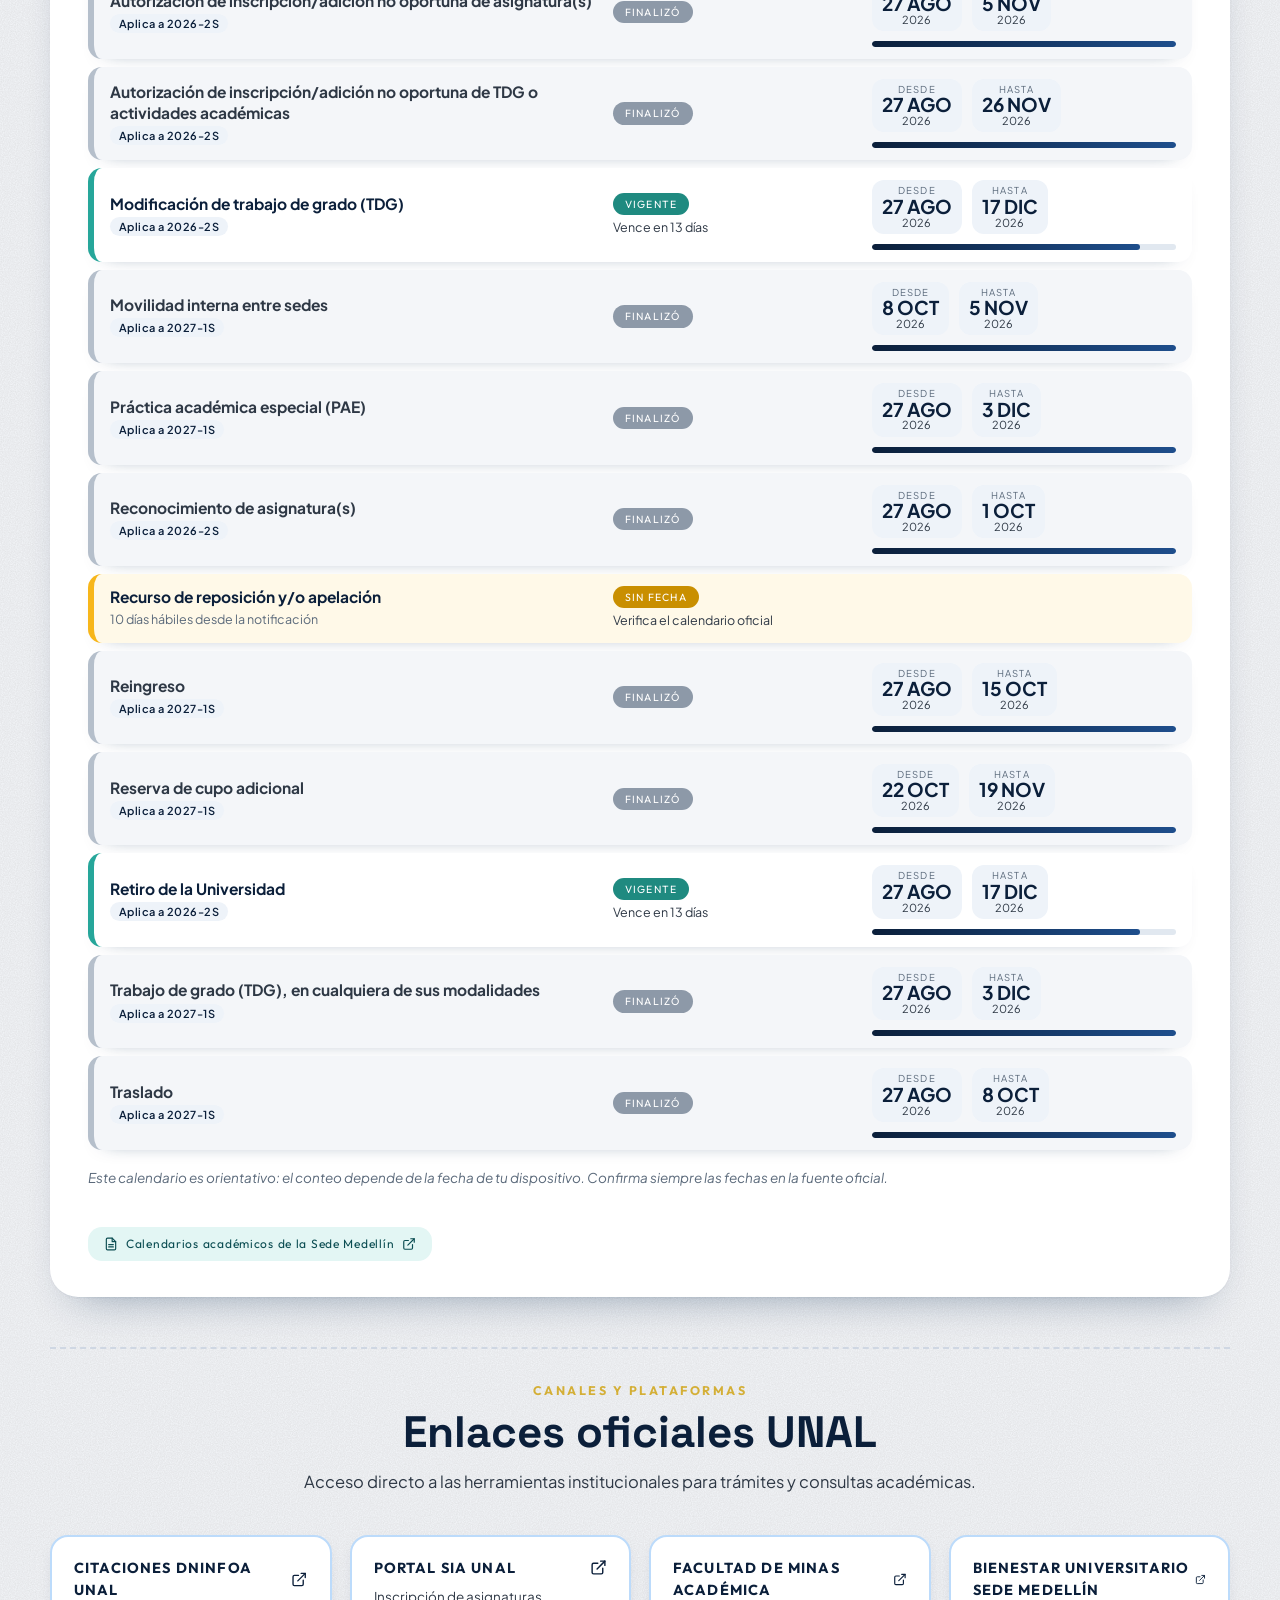
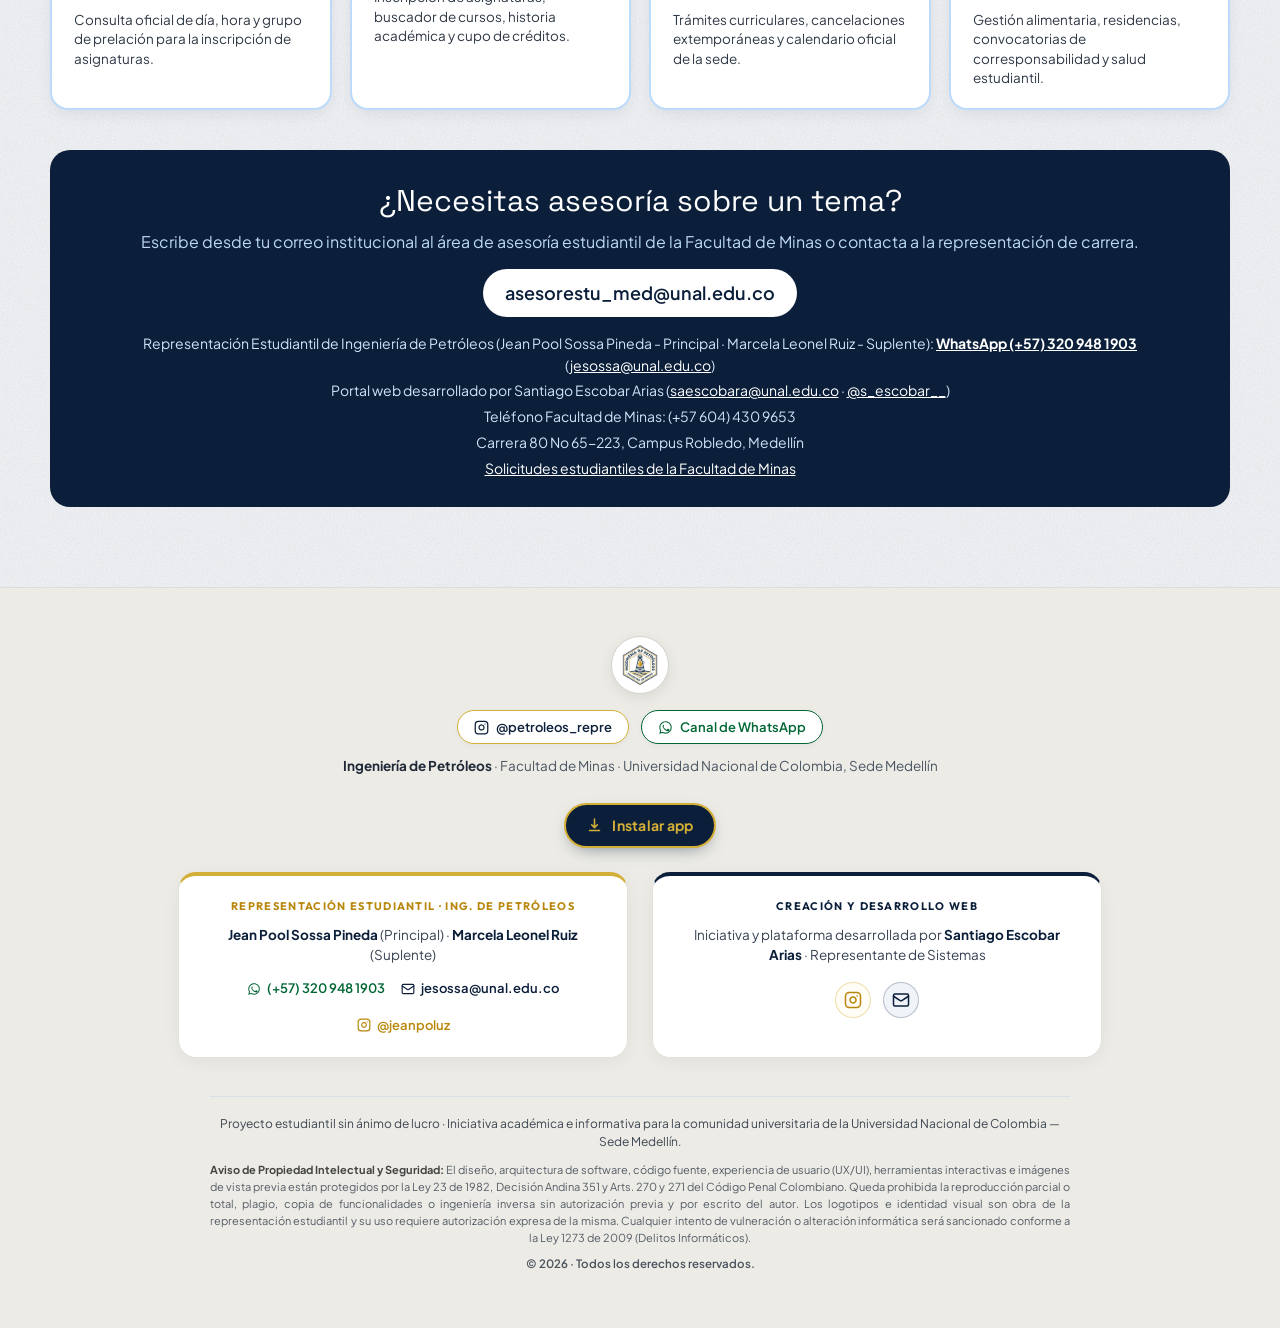
<file: info.html>
<!--
  ==========================================================================
  PORTAL DIGITAL OFICIAL · INGENIERÍA DE PETRÓLEOS
  UNIVERSIDAD NACIONAL DE COLOMBIA · FACULTAD DE MINAS (SEDE MEDELLÍN)

  Diseño, arquitectura de software y desarrollo realizado por:
  SANTIAGO ESCOBAR ARIAS
  Representante Estudiantil de Ingeniería de Sistemas
  Contacto: saescobara@unal.edu.co | Instagram: @s_escobar__

  © 2026 Santiago Escobar Arias. Todos los derechos reservados.
  Obra protegida por la Ley 23 de 1982 (Colombia) y la Decisión 351 (CAN).
  Queda prohibida su clonación, plagio o remoción de créditos de autoría.
  ==========================================================================
-->
<!doctype html>
<html lang="es">
<head>
  <!-- METADATOS DE AUTORÍA Y PROPIEDAD INTELECTUAL -->
  <meta name="author" content="Santiago Escobar Arias · Representante Estudiantil de Ingeniería de Sistemas">
  <meta name="creator" content="Santiago Escobar Arias">
  <meta name="publisher" content="Santiago Escobar Arias · Facultad de Minas, UNAL Medellín">
  <meta name="copyright" content="© 2026 Santiago Escobar Arias. Todos los derechos reservados.">
  <meta property="article:author" content="Santiago Escobar Arias">
  <meta property="og:site_name" content="Ingeniería de Petróleos · UNAL Medellín">
  <script type="application/ld+json">
  {
    "@context": "https://schema.org",
    "@type": "WebApplication",
    "name": "Portal Ingeniería de Petróleos - UNAL Medellín",
    "author": {
      "@type": "Person",
      "name": "Santiago Escobar Arias",
      "jobTitle": "Representante Estudiantil de Ingeniería de Sistemas",
      "email": "saescobara@unal.edu.co",
      "affiliation": {
        "@type": "EducationalOrganization",
        "name": "Universidad Nacional de Colombia · Facultad de Minas"
      }
    },
    "copyrightHolder": {
      "@type": "Person",
      "name": "Santiago Escobar Arias"
    },
    "copyrightYear": "2026"
  }
  </script>

  <meta charset="utf-8">
  <meta name="viewport" content="width=device-width, initial-scale=1">
  <title>Información General y Guía Estudiantil · Ingeniería de Petróleos UNAL Medellín</title>
  <meta name="description" content="Guía académica esencial para estudiantes de Ingeniería de Petróleos (Facultad de Minas, UNAL Medellín): P.A.P.A., bolsa de créditos (172+86), horas de corresponsabilidad, citas SIA, simulador y preguntas frecuentes.">
  <link rel="icon" type="image/png" href="img/logo-petroleos.png">
  <link rel="manifest" href="manifest.webmanifest">
  <meta name="theme-color" content="#0B1F3A">
  <link rel="apple-touch-icon" href="img/app/apple-touch-icon.png">
  <meta name="apple-mobile-web-app-capable" content="yes">
  <meta name="apple-mobile-web-app-title" content="Petróleos UNAL">
  <link rel="preconnect" href="https://fonts.googleapis.com">
  <link rel="preconnect" href="https://fonts.gstatic.com" crossorigin>
  <link rel="stylesheet" href="https://fonts.googleapis.com/css2?family=Space+Grotesk:wght@500;600;700&family=Outfit:wght@400;500;600;700;800;900&family=Plus+Jakarta+Sans:ital,wght@0,400;0,500;0,600;0,700;0,800;1,400;1,600&family=JetBrains+Mono:wght@500;700&display=swap">
  <link rel="stylesheet" href="css/base.css">
  <link rel="stylesheet" href="css/info.css">
  <link rel="stylesheet" href="css/sofia.css">
  <script src="js/sofia.js" defer></script>
</head>
<body data-pagina="info">

  <div id="barra"></div>

  <!-- PORTADA -->
  <section class="portada portada--corta foto foto--panoramica">
    <div class="contenedor portada__contenido">
      <div class="portada__logo-wrap">
        <img class="portada__logo" src="img/logo-petroleos.png" alt="Logo de Ingeniería de Petróleos · Facultad de Minas" width="115" height="115">
      </div>
      <p class="portada__lugar">Guía Académica y Vida Estudiantil · Facultad de Minas</p>
      <h1 class="portada__titulo">
        <span class="portada__antetitulo">Información</span>
        <span class="letras-varsity" data-texto="General">General</span>
      </h1>
      <p class="portada__texto">El ABC indispensable de la UNAL: qué es el P.A.P.A. y cómo calcularlo, cómo cuidar tu bolsa de créditos, cómo pagar tus horas de corresponsabilidad y respuestas a las dudas más frecuentes.</p>
      <ul class="portada__cifras" id="info-cifras" aria-label="Cifras clave del estudiante UNAL"></ul>
    </div>
  </section>

  <main>
    <section class="seccion info" aria-label="Módulo de Información General">
      <div class="contenedor">

        <!-- BUSCADOR PRINCIPAL Y FILTRO RÁPIDO -->
        <div class="info-buscador-wrap">
          <div class="info-buscador">
            <svg class="info-buscador__icono" viewBox="0 0 24 24" fill="none" stroke="currentColor" stroke-width="2.2" stroke-linecap="round" stroke-linejoin="round" aria-hidden="true"><circle cx="11" cy="11" r="8"/><line x1="21" y1="21" x2="16.65" y2="16.65"/></svg>
            <input type="search" id="input-busqueda" class="info-buscador__input" placeholder="Buscar tema, concepto o pregunta (ej. PAPA, bolsa, corresponsabilidad, 3.0, SIA, cancelar)..." aria-label="Buscar en la guía estudiantil" autocomplete="off">
            <button type="button" id="btn-limpiar-busqueda" class="info-buscador__limpiar" aria-label="Limpiar búsqueda" hidden>
              <svg viewBox="0 0 24 24" fill="none" stroke="currentColor" stroke-width="2" stroke-linecap="round" stroke-linejoin="round" aria-hidden="true"><line x1="18" y1="6" x2="6" y2="18"/><line x1="6" y1="6" x2="18" y2="18"/></svg>
            </button>
          </div>
          <div id="resultado-conteo" class="info-buscador__conteo" aria-live="polite"></div>
        </div>

        <!-- SELECTOR DE CATEGORÍAS (TABS) -->
        <nav class="info-tabs" aria-label="Categorías de información">
          <ul id="contenedor-tabs" class="info-tabs__lista"></ul>
        </nav>

        <!-- CONTENIDO DINÁMICO PRINCIPAL -->
        <div id="info-contenido" class="info-contenido">
          <p class="cargando">Cargando información general…</p>
        </div>

        <!-- SECCIÓN DE ENLACES OFICIALES -->
        <div class="info-enlaces-seccion" id="info-enlaces-seccion">
          <div class="seccion-titulo">
            <p class="seccion-titulo__antetitulo">Canales y Plataformas</p>
            <h2>Enlaces oficiales UNAL</h2>
            <p class="seccion-titulo__intro">Acceso directo a las herramientas institucionales para trámites y consultas académicas.</p>
          </div>
          <div id="contenedor-enlaces" class="info-enlaces-rejilla"></div>
        </div>

        <!-- ASESORÍA -->
        <aside class="info-asesoria" id="info-asesoria" aria-label="Asesoría estudiantil"></aside>

      </div>
    </section>
  </main>

  <div id="pie"></div>

  <script src="js/comun.js"></script>
  <script src="js/instalar.js"></script>
  <script src="js/info.js"></script>
</body>
</html>
</file>
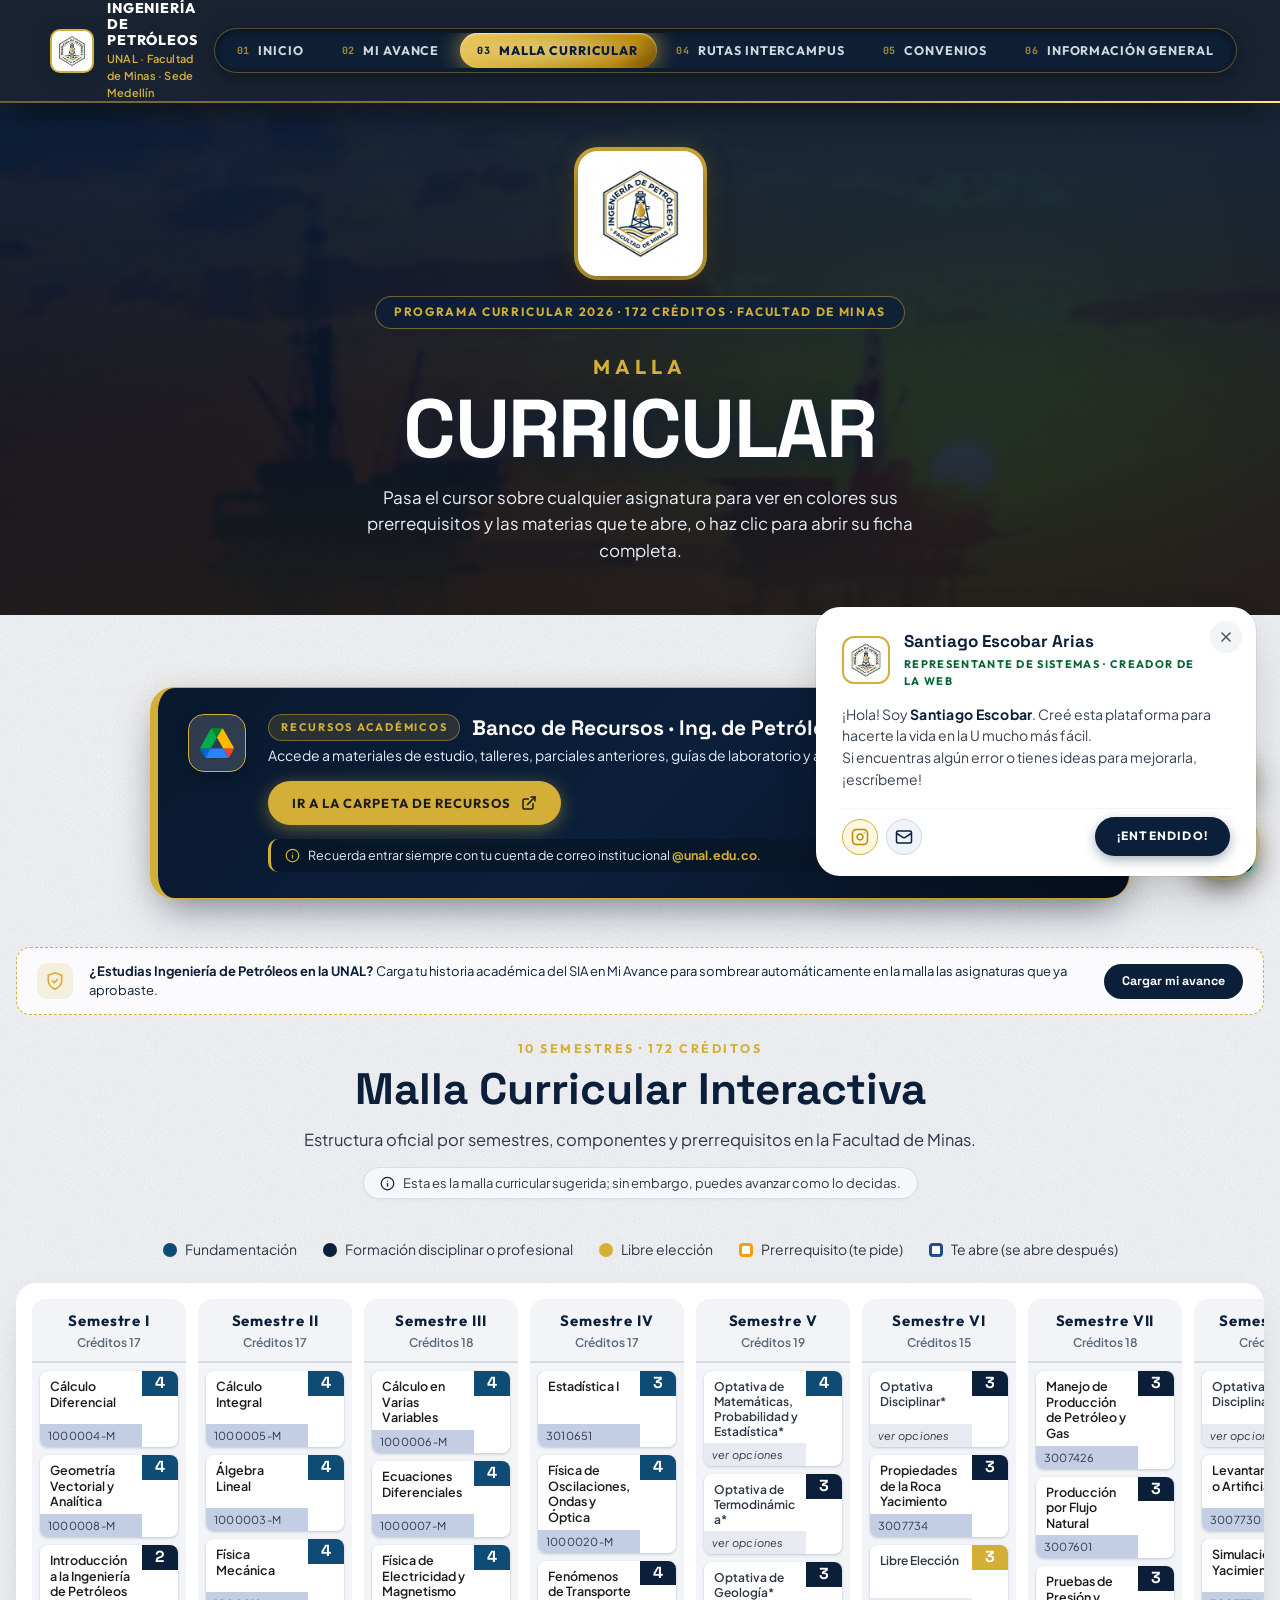
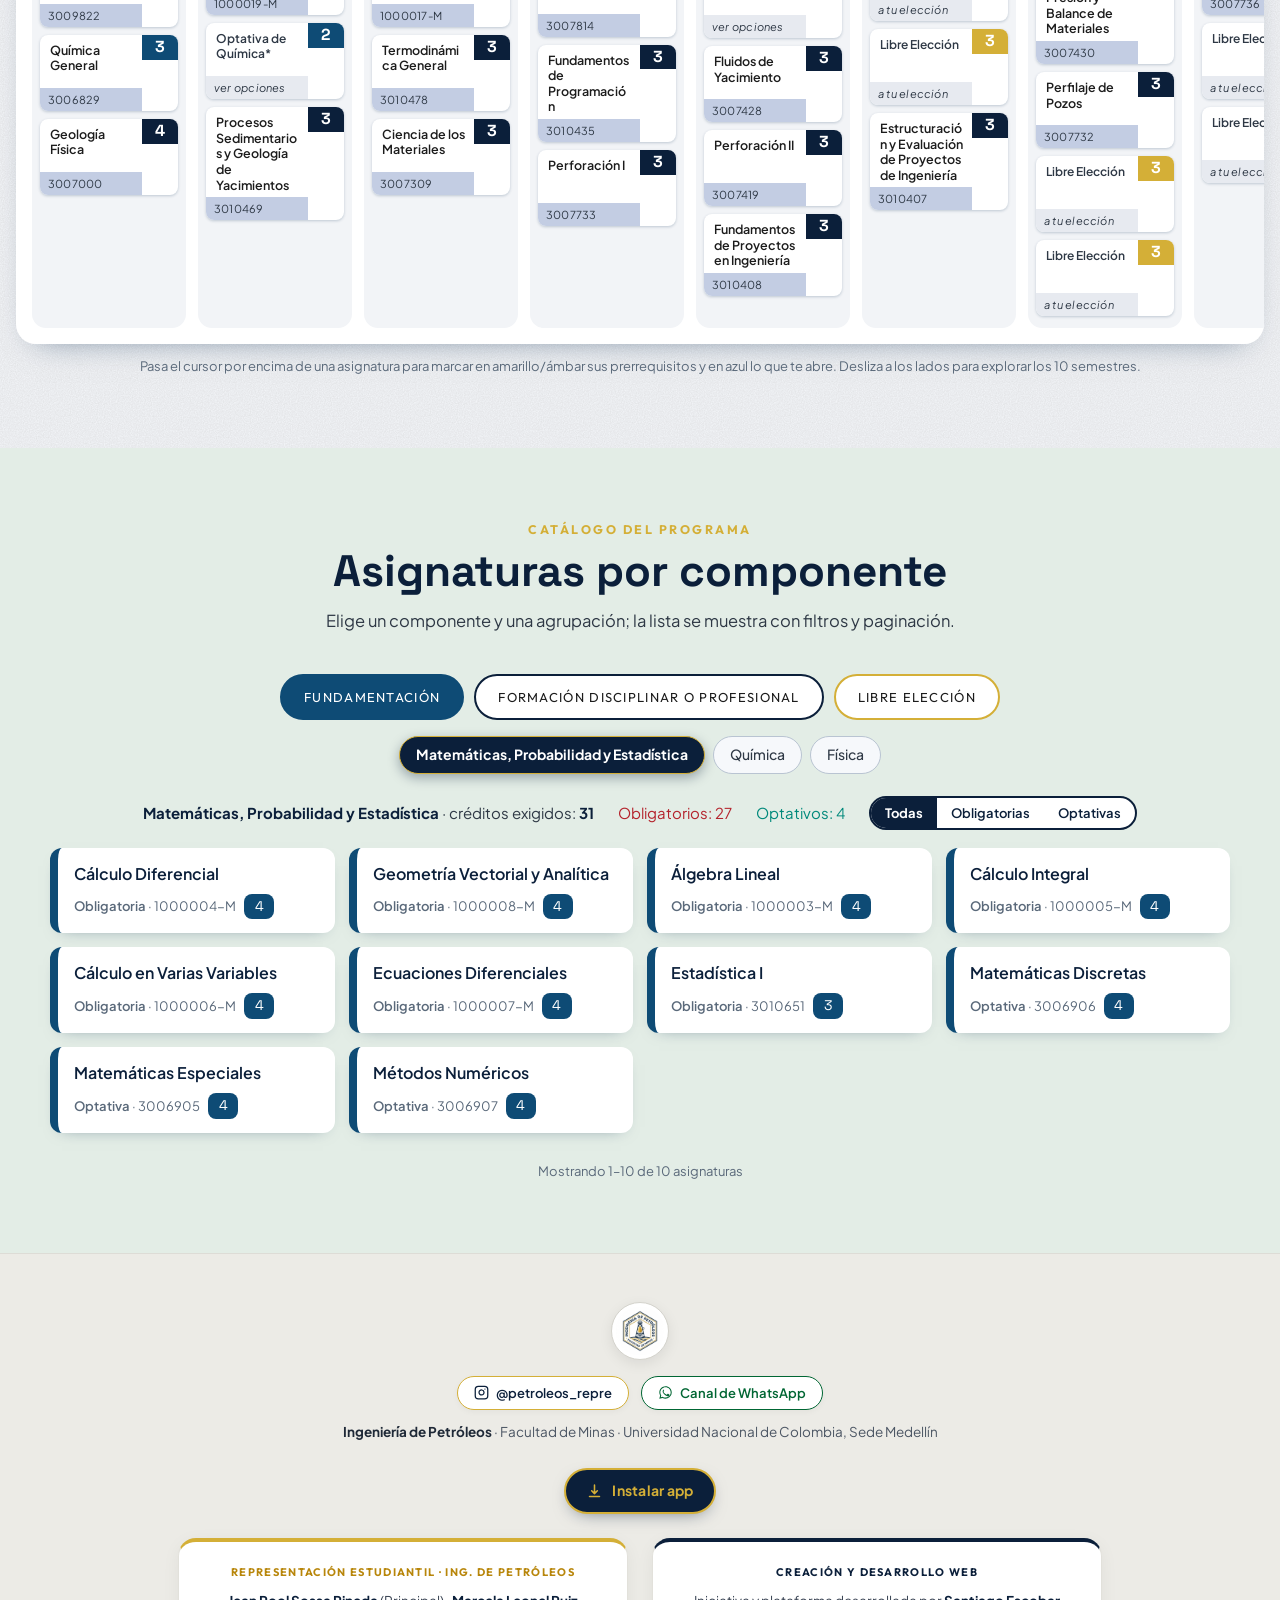
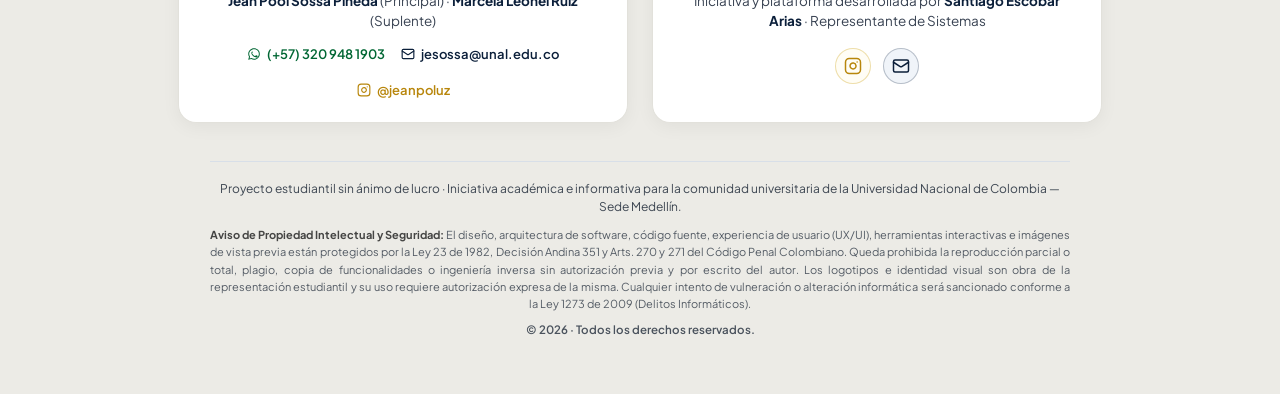
<file: malla.html>
<!--
  ==========================================================================
  PORTAL DIGITAL OFICIAL · INGENIERÍA DE PETRÓLEOS
  UNIVERSIDAD NACIONAL DE COLOMBIA · FACULTAD DE MINAS (SEDE MEDELLÍN)

  Diseño, arquitectura de software y desarrollo realizado por:
  SANTIAGO ESCOBAR ARIAS
  Representante Estudiantil de Ingeniería de Sistemas
  Contacto: saescobara@unal.edu.co | Instagram: @s_escobar__

  © 2026 Santiago Escobar Arias. Todos los derechos reservados.
  Obra protegida por la Ley 23 de 1982 (Colombia) y la Decisión 351 (CAN).
  Queda prohibida su clonación, plagio o remoción de créditos de autoría.
  ==========================================================================
-->
<!doctype html>
<html lang="es">
<head>
  <!-- METADATOS DE AUTORÍA Y PROPIEDAD INTELECTUAL -->
  <meta name="author" content="Santiago Escobar Arias · Representante Estudiantil de Ingeniería de Sistemas">
  <meta name="creator" content="Santiago Escobar Arias">
  <meta name="publisher" content="Santiago Escobar Arias · Facultad de Minas, UNAL Medellín">
  <meta name="copyright" content="© 2026 Santiago Escobar Arias. Todos los derechos reservados.">
  <meta property="article:author" content="Santiago Escobar Arias">
  <meta property="og:site_name" content="Ingeniería de Petróleos · UNAL Medellín">
  <script type="application/ld+json">
  {
    "@context": "https://schema.org",
    "@type": "WebApplication",
    "name": "Portal Ingeniería de Petróleos - UNAL Medellín",
    "author": {
      "@type": "Person",
      "name": "Santiago Escobar Arias",
      "jobTitle": "Representante Estudiantil de Ingeniería de Sistemas",
      "email": "saescobara@unal.edu.co",
      "affiliation": {
        "@type": "EducationalOrganization",
        "name": "Universidad Nacional de Colombia · Facultad de Minas"
      }
    },
    "copyrightHolder": {
      "@type": "Person",
      "name": "Santiago Escobar Arias"
    },
    "copyrightYear": "2026"
  }
  </script>

  <meta charset="utf-8">
  <meta name="viewport" content="width=device-width, initial-scale=1">
  <title>Malla Curricular · Ingeniería de Petróleos UNAL Medellín</title>
  <meta name="description" content="Malla curricular interactiva de Ingeniería de Petróleos (Facultad de Minas, UNAL Sede Medellín): prerrequisitos interactivos, 172 créditos, agrupaciones y componentes de cada asignatura.">
  <link rel="icon" type="image/png" href="img/logo-petroleos.png">
  <link rel="manifest" href="manifest.webmanifest">
  <meta name="theme-color" content="#0B1F3A">
  <link rel="apple-touch-icon" href="img/app/apple-touch-icon.png">
  <meta name="apple-mobile-web-app-capable" content="yes">
  <meta name="apple-mobile-web-app-title" content="Petróleos UNAL">
  <link rel="preconnect" href="https://fonts.googleapis.com">
  <link rel="preconnect" href="https://fonts.gstatic.com" crossorigin>
  <link rel="stylesheet" href="https://fonts.googleapis.com/css2?family=Space+Grotesk:wght@500;600;700&family=Outfit:wght@400;500;600;700;800;900&family=Plus+Jakarta+Sans:ital,wght@0,400;0,500;0,600;0,700;0,800;1,400;1,600&family=JetBrains+Mono:wght@500;700&display=swap">
  <link rel="stylesheet" href="css/base.css">
  <link rel="stylesheet" href="css/malla.css">
  <link rel="stylesheet" href="css/sofia.css">
  <script src="js/sofia.js" defer></script>
</head>
<body data-pagina="malla">

  <div id="barra"></div>

  <!-- PORTADA -->
  <section class="portada portada--corta foto foto--panoramica">
    <div class="contenedor portada__contenido">
      <div class="portada__logo-wrap">
        <img class="portada__logo" src="img/logo-petroleos.png" alt="Logo de Ingeniería de Petróleos · Facultad de Minas" width="115" height="115">
      </div>
      <p class="portada__lugar">Programa curricular 2026 · 172 Créditos · Facultad de Minas</p>
      <h1 class="portada__titulo">
        <span class="portada__antetitulo">Malla</span>
        <span class="letras-varsity" data-texto="Curricular">Curricular</span>
      </h1>
      <p class="portada__texto">Pasa el cursor sobre cualquier asignatura para ver en colores sus prerrequisitos y las materias que te abre, o haz clic para abrir su ficha completa.</p>
    </div>
  </section>

  <main>

    <!-- MALLA INTERACTIVA -->
    <section class="seccion malla" id="malla" aria-labelledby="malla-titulo">
      <div class="contenedor contenedor--ancho">

        <!-- APARTADO UNIDAD COMPARTIDA / DRIVE DE PETRÓLEOS -->
        <aside class="malla-drive" aria-label="Recursos académicos y Banco de Materiales de Ingeniería de Petróleos">
          <div class="malla-drive__contenido">
            <div class="malla-drive__icono-wrap" aria-hidden="true">
              <svg class="malla-drive__logo" viewBox="0 0 87.3 78" width="34" height="30" aria-hidden="true">
                <path d="m6.6 66.85 3.85 6.65c.8 1.4 1.95 2.5 3.3 3.3l13.75-23.8H0c0 1.55.4 3.1 1.2 4.5z" fill="#0066da"/>
                <path d="M43.65 25 29.9 1.2c-1.35.8-2.5 1.9-3.3 3.3l-25.4 44C.4 50 0 51.55 0 53.1h27.5z" fill="#00ac47"/>
                <path d="M73.55 76.8c1.35-.8 2.5-1.9 3.3-3.3l1.6-2.75 7.65-13.25c.8-1.4 1.2-2.95 1.2-4.5H59.8l5.85 10.15z" fill="#ea4335"/>
                <path d="M43.65 25 57.4 1.2C56.05.4 54.5 0 52.9 0H34.4c-1.6 0-3.15.45-4.5 1.2z" fill="#00832d"/>
                <path d="M59.8 53.1H27.5L13.75 76.8c1.35.8 2.9 1.2 4.5 1.2h50.8c1.6 0 3.15-.45 4.5-1.2z" fill="#2684fc"/>
                <path d="M73.4 26.5l-12.7-22c-.8-1.4-1.95-2.5-3.3-3.3L43.65 25l16.15 28.1H87.3c0-1.55-.4-3.1-1.2-4.5z" fill="#ffba00"/>
              </svg>
            </div>

            <div class="malla-drive__cuerpo">
              <div class="malla-drive__texto">
                <div class="malla-drive__encabezado">
                  <span class="malla-drive__tag">Recursos Académicos</span>
                  <h3 class="malla-drive__titulo">Banco de Recursos · Ing. de Petróleos</h3>
                </div>
                <p class="malla-drive__desc">Accede a materiales de estudio, talleres, parciales anteriores, guías de laboratorio y apuntes de las materias de la carrera.</p>
              </div>

              <div class="malla-drive__fila-acciones">
                <a class="malla-drive__btn-principal" href="https://drive.google.com/drive/folders/13btKaAwohCnTAlaL8fCoXcSJdNkIVobu?usp=drive_link" target="_blank" rel="noopener noreferrer">
                  <span>Ir a la Carpeta de Recursos</span>
                  <svg viewBox="0 0 24 24" fill="none" stroke="currentColor" stroke-width="2.3" stroke-linecap="round" stroke-linejoin="round" width="16" height="16" aria-hidden="true">
                    <path d="M18 13v6a2 2 0 0 1-2 2H5a2 2 0 0 1-2-2V8a2 2 0 0 1 2-2h6"/>
                    <polyline points="15 3 21 3 21 9"/>
                    <line x1="10" y1="14" x2="21" y2="3"/>
                  </svg>
                </a>
              </div>

              <div class="malla-drive__nota">
                <svg viewBox="0 0 24 24" fill="none" stroke="currentColor" stroke-width="2" stroke-linecap="round" stroke-linejoin="round" width="15" height="15" aria-hidden="true">
                  <circle cx="12" cy="12" r="10"/>
                  <line x1="12" y1="16" x2="12" y2="12"/>
                  <line x1="12" y1="8" x2="12.01" y2="8"/>
                </svg>
                <span>Recuerda entrar siempre con tu cuenta de correo institucional <strong>@unal.edu.co</strong>.</span>
              </div>
            </div>
          </div>
        </aside>

        <!-- BARRA DE SESIÓN Y AVANCE PERSONALIZADO EN LA MALLA -->
        <div class="malla-sesion" id="malla-sesion" hidden>
          <div class="malla-sesion__info">
            <span class="malla-sesion__icono" aria-hidden="true">
              <svg viewBox="0 0 24 24" fill="none" stroke="currentColor" stroke-width="2.2" stroke-linecap="round" stroke-linejoin="round"><path d="M22 11.08V12a10 10 0 1 1-5.93-9.14"/><polyline points="22 4 12 14.01 9 11.01"/></svg>
            </span>
            <div class="malla-sesion__textos">
              <div class="malla-sesion__fila-titulo">
                <span class="malla-sesion__etiqueta">Progreso en la malla</span>
                <span class="malla-sesion__usuario" id="malla-usuario-nombre">Estudiante</span>
              </div>
              <p class="malla-sesion__resumen-texto" id="malla-resumen-texto">Cargando tu avance...</p>
            </div>
          </div>
          <div class="malla-sesion__acciones">
            <button type="button" class="malla-sesion__btn-toggle is-activo" id="btn-toggle-sombreado" aria-pressed="true" title="Activar o desactivar el sombreado de materias aprobadas">
              <span class="malla-sesion__btn-toggle-switch"></span>
              <span class="malla-sesion__btn-toggle-label">Sombrear aprobadas</span>
            </button>
            <a href="avance.html" class="malla-sesion__enlace-avance">
              <span>Mi Avance</span>
              <svg viewBox="0 0 24 24" fill="none" stroke="currentColor" stroke-width="2" width="14" height="14" aria-hidden="true"><polyline points="9 18 15 12 9 6"/></svg>
            </a>
          </div>
        </div>

        <!-- AVISO INFORMATIVO PARA INVITADOS SIN AVANCE CARGADO -->
        <aside class="malla-invitado" id="malla-invitado" hidden>
          <div class="malla-invitado__icono" aria-hidden="true">
            <svg viewBox="0 0 24 24" fill="none" stroke="currentColor" stroke-width="2" stroke-linecap="round" stroke-linejoin="round"><path d="M12 22s8-4 8-10V5l-8-3-8 3v7c0 6 8 10 8 10z"/><polyline points="9 12 11 14 15 10"/></svg>
          </div>
          <div class="malla-invitado__cuerpo">
            <p class="malla-invitado__texto"><strong>¿Estudias Ingeniería de Petróleos en la UNAL?</strong> Carga tu historia académica del SIA en Mi Avance para sombrear automáticamente en la malla las asignaturas que ya aprobaste.</p>
          </div>
          <a href="avance.html" class="malla-invitado__btn">Cargar mi avance</a>
        </aside>

        <div class="seccion-titulo">
          <p class="seccion-titulo__antetitulo" id="malla-antetitulo">Programa Curricular · 172 Créditos</p>
          <h2 id="malla-titulo">Malla Curricular Interactiva</h2>
          <p class="seccion-titulo__intro">Estructura oficial por semestres, componentes y prerrequisitos en la Facultad de Minas.</p>
                  <p class="malla__aviso-sugerida">
            <svg viewBox="0 0 24 24" fill="none" stroke="currentColor" stroke-width="2" stroke-linecap="round" stroke-linejoin="round" width="15" height="15" aria-hidden="true"><circle cx="12" cy="12" r="10"/><path d="M12 16v-4"/><path d="M12 8h.01"/></svg>
            <span>Esta es la malla curricular sugerida; sin embargo, puedes avanzar como lo decidas.</span>
          </p>
        </div>

        <ul class="leyenda" id="leyenda" aria-label="Convenciones"></ul>

        <div class="malla__marco">
          <div id="malla-rejilla"><p class="cargando">Cargando malla…</p></div>
        </div>
        <p class="malla__ayuda">Pasa el cursor por encima de una asignatura para marcar en amarillo/ámbar sus prerrequisitos y en azul lo que te abre. Desliza a los lados para explorar los 10 semestres.</p>
      </div>
    </section>

    <!-- ASIGNATURAS POR COMPONENTE (paginadas) -->
    <section class="seccion asignaturas" id="asignaturas" aria-labelledby="asignaturas-titulo">
      <div class="contenedor">
        <div class="seccion-titulo">
          <p class="seccion-titulo__antetitulo">Catálogo del programa</p>
          <h2 id="asignaturas-titulo">Asignaturas por componente</h2>
          <p class="seccion-titulo__intro">Elige un componente y una agrupación; la lista se muestra con filtros y paginación.</p>
        </div>

        <div class="pestanas" id="pestanas" role="tablist" aria-label="Componentes"></div>
        <div class="agrupaciones" id="agrupaciones" aria-label="Agrupaciones del componente"></div>
        <div id="resumen-agrupacion"></div>
        <ul class="catalogo" id="catalogo"></ul>
        <nav class="paginacion" id="paginacion" aria-label="Paginación de asignaturas"></nav>
      </div>
    </section>

  </main>

  <!-- DETALLE DE LA ASIGNATURA SELECCIONADA -->
  <aside class="detalle" id="detalle" role="region" aria-label="Detalle de la asignatura" aria-live="polite" hidden></aside>

  <div id="pie"></div>

  <script src="js/comun.js"></script>
  <script src="js/instalar.js"></script>
  <script src="js/avance-lector.js"></script>
  <script src="js/malla.js"></script>
</body>
</html>
</file>
<file: css/base.css>
/**
 * PLATAFORMA DIGITAL · INGENIERÍA DE PETRÓLEOS (UNAL MEDELLÍN)
 * Diseño y Estilos por: Santiago Escobar Arias · Representante de Sistemas
 * © 2026 Santiago Escobar Arias. Todos los derechos reservados.
 * Obra protegida por la Ley 23 de 1982 y Decisión 351 (CAN).
 */
/* =========================================================
   INGENIERÍA DE PETRÓLEOS · UNAL MEDELLÍN — ESTILOS COMUNES
   Los usan todas las páginas (módulos).
   1. Variables y base
   2. Fondos con fotos
   3. Barra superior y navegación
   4. Portada
   5. Títulos de sección y mensajes
   6. Pie (Diseño con dos tarjetas oficiales)
   7. Mensaje flotante de bienvenida (Diseño modal oficial)
   ========================================================= */


/* ---------- 1. Variables y base ---------- */

:root {
  /* Paleta Oficial Ingeniería de Petróleos */
  --azul-petroleo: #0B1F3A;        /* Primario: Profundo, navegación, encabezados */
  --dorado-ambar: #D4AF37;         /* Acento: Dorado / Ámbar de hidrocarburos y excelencia */
  --dorado-suave: #FBF4D8;         /* Fondo suave de insignias y elementos secundarios */
  --negro-crudo: #1C1C1C;          /* Secundario: Contraste profundo, texto principal */
  --verde-minas: #006633;          /* Institucional: Verde oficial Facultad de Minas */
  --gris-arena: #F5F7FA;           /* Fondo claro: Gris arena moderno y limpio */
  --azul-acero: #1A3E6D;

  /* Aliases para compatibilidad total con módulos existentes */
  --azul-marino: #0B1F3A;          /* Garantiza alto contraste en tabs, modales y textos */
  --verde-bosque: #006633;
  --turquesa: #D4AF37;
  --lima-vibrante: #D4AF37;
  --lima-suave: #FBF4D8;

  --color-primario: var(--azul-petroleo);
  --color-acento: var(--dorado-ambar);
  --color-secundario: var(--negro-crudo);
  --color-institucional: var(--verde-minas);

  --azul: #0B1F3A;
  --azul-oscuro: #061120;
  --azul-brillante: #1E4E8C;
  --papel: #F5F7FA;
  --tinta: #1C1C1C;
  --tinta-suave: #2E3845;
  --gris: #5A697A;
  --linea: #D8DFE8;

  /* Colores de los componentes de la malla */
  --fundamentacion: #0E4B75;       /* Azul Geológico / Ciencias Básicas */
  --disciplinar: #0B1F3A;          /* Azul Petróleo Profundo (Profesional / Disciplinar) */
  --libre: #D4AF37;                /* Dorado / Ámbar (Libre Elección) */

  /* Tipografías modernas para Ingeniería de Petróleos */
  --letra-titulo: 'Space Grotesk', 'Outfit', -apple-system, BlinkMacSystemFont, "Segoe UI", Roboto, sans-serif;
  --letra-universidad: 'Outfit', 'Plus Jakarta Sans', -apple-system, BlinkMacSystemFont, "Segoe UI", Roboto, sans-serif;
  --letra-texto: 'Plus Jakarta Sans', -apple-system, BlinkMacSystemFont, "Segoe UI", Roboto, sans-serif;
  --letra-codigo: 'JetBrains Mono', monospace;
  --letra-estrecha: 'Plus Jakarta Sans', -apple-system, BlinkMacSystemFont, "Segoe UI", Roboto, sans-serif;
}

*, *::before, *::after { box-sizing: border-box; }
[hidden] { display: none !important; }

html { scroll-behavior: smooth; }

body {
  margin: 0;
  font-family: var(--letra-texto);
  line-height: 1.55;
  color: var(--tinta);
  background: url(../img/textura.svg), var(--papel);
}

h1, h2, h3, h4, p { margin: 0; }
svg { display: block; }
button { font: inherit; color: inherit; cursor: pointer; }
a { color: var(--azul-brillante); }

.contenedor {
  width: min(1180px, 100% - 32px);
  margin-inline: auto;
}

.solo-lectores {
  position: absolute;
  width: 1px; height: 1px;
  overflow: hidden;
  clip-path: inset(50%);
  white-space: nowrap;
}

@keyframes aparecer {
  from { opacity: 0; transform: translateY(8px); }
  to { opacity: 1; transform: none; }
}


/* ---------- 2. Fondos con fotos de la Facultad de Minas / Entorno Energético ---------- */

.foto {
  position: relative;
  isolation: isolate;
  overflow: hidden;
  background-color: var(--azul-petroleo);
}
.foto::before,
.foto::after {
  content: '';
  position: absolute;
  z-index: -1;
}
.foto::before {
  inset: -14px;
  background-size: cover;
  background-position: center;
  filter: blur(2px);
}
.foto::after {
  inset: 0;
  background: linear-gradient(180deg, rgba(11, 31, 58, 0.94) 0%, rgba(7, 20, 38, 0.88) 58%, rgba(28, 28, 28, 0.96) 100%);
}
.foto--entrada::before { background-image: url(../img/campus-entrada.jpg); }
.foto--panoramica::before,
.foto--edificio::before { background-image: url(../img/campus-edificio.jpg); }


/* ---------- 3. Barra superior y navegación ---------- */

.barra {
  position: sticky;
  top: 0;
  z-index: 100;
  background: rgba(6, 17, 33, 0.92);
  backdrop-filter: blur(20px);
  -webkit-backdrop-filter: blur(20px);
  border-bottom: 2px solid rgba(212, 175, 55, 0.45);
  box-shadow: 0 12px 36px -10px rgba(0, 0, 0, 0.8), 0 0 20px rgba(212, 175, 55, 0.1);
  transition: background .2s ease, box-shadow .2s ease;
}

/* Línea de oleoducto / haz de energía superior */
.barra::after {
  content: '';
  position: absolute;
  bottom: -2px;
  left: 0;
  right: 0;
  height: 2px;
  background: linear-gradient(90deg, 
    transparent 0%, 
    rgba(212, 175, 55, 0.2) 15%, 
    #FFE57F 50%, 
    rgba(212, 175, 55, 0.2) 85%, 
    transparent 100%);
  background-size: 200% 100%;
  animation: flujoPipeline 6s linear infinite;
  pointer-events: none;
}

@keyframes flujoPipeline {
  0% { background-position: 100% 0; }
  100% { background-position: -100% 0; }
}

.barra__contenido {
  display: flex;
  align-items: center;
  justify-content: space-between;
  gap: 16px;
  min-height: 68px;
}

.barra__marca {
  display: flex;
  align-items: center;
  gap: 13px;
  color: #fff;
  text-decoration: none;
  transition: transform .2s ease;
}

.barra__marca:hover {
  transform: translateY(-1px);
}

.barra__escudo {
  width: 44px;
  height: 44px;
  flex: none;
  display: flex;
  align-items: center;
  justify-content: center;
  position: relative;
}

.barra__escudo-halo {
  position: absolute;
  inset: -4px;
  border-radius: 14px;
  background: radial-gradient(circle, rgba(212, 175, 55, 0.6) 0%, transparent 70%);
  opacity: 0.6;
  animation: haloBreathing 3s ease-in-out infinite alternate;
  pointer-events: none;
}

@keyframes haloBreathing {
  0% { transform: scale(0.95); opacity: 0.3; }
  100% { transform: scale(1.12); opacity: 0.8; }
}

.barra__escudo-img {
  width: 44px;
  height: 44px;
  border-radius: 10px;
  object-fit: contain;
  padding: 2px;
  border: 2px solid var(--dorado-ambar);
  background: #ffffff;
  display: block;
  box-shadow: 0 4px 14px rgba(11, 31, 58, 0.5);
  position: relative;
  z-index: 1;
}

.barra__texto {
  display: flex;
  flex-direction: column;
}

.barra__carrera-nombre {
  font-family: var(--letra-universidad);
  font-size: 14px;
  font-weight: 800;
  line-height: 1.15;
  letter-spacing: .06em;
  text-transform: uppercase;
  color: #ffffff;
}

.barra__carrera-facultad {
  font-family: var(--letra-texto);
  font-size: 11px;
  letter-spacing: .02em;
  color: var(--dorado-ambar);
  font-weight: 600;
  margin-top: 2px;
}

/* =========================================================
   MANIFOLD DE NAVEGACIÓN: OLEODUCTO DINÁMICO DE CRUDO
   ========================================================= */

.nav-manifold {
  position: relative;
  display: inline-flex;
  align-items: center;
  background: rgba(11, 31, 58, 0.65);
  border: 1.5px solid rgba(212, 175, 55, 0.35);
  border-radius: 999px;
  padding: 4px;
  box-shadow: inset 0 2px 10px rgba(0, 0, 0, 0.5), 0 4px 20px rgba(0, 0, 0, 0.35);
  isolation: isolate;
}

/* Tubería / Pista interna del fluido */
.nav-manifold__tuberia {
  position: absolute;
  inset: 4px;
  border-radius: 999px;
  pointer-events: none;
  overflow: hidden;
  z-index: 1;
}

/* El bloque o gota de crudo líquido que se desplaza hacia la pestaña seleccionada */
.nav-manifold__crudo-slider {
  position: absolute;
  top: 0;
  bottom: 0;
  left: 0;
  width: 0;
  border-radius: 999px;
  background: linear-gradient(135deg, #ECC862 0%, #D4AF37 40%, #B8860B 80%, #704E07 100%);
  box-shadow: 0 0 22px rgba(212, 175, 55, 0.75), inset 0 1px 2px rgba(255, 255, 255, 0.6);
  pointer-events: none;
  transform-origin: center;
  will-change: left, width, transform;
}

/* Estilo y onda de viscosidad mientras el crudo viaja */
.nav-manifold__crudo-slider.is-fluyendo {
  background: linear-gradient(90deg, 
    #704E07 0%, 
    #B8860B 20%, 
    #FFE57F 50%, 
    #D4AF37 80%, 
    #704E07 100%);
  background-size: 200% 100%;
  animation: crudoSurge .45s linear infinite;
  box-shadow: 0 0 28px rgba(255, 229, 127, 0.9), inset 0 0 8px rgba(255, 255, 255, 0.8);
}

@keyframes crudoSurge {
  0% { background-position: 100% 0; }
  100% { background-position: -100% 0; }
}

.crudo-slider__onda {
  position: absolute;
  inset: 0;
  border-radius: 999px;
  background: radial-gradient(ellipse at 50% 50%, rgba(255, 255, 255, 0.45) 0%, transparent 70%);
  opacity: 0.7;
}

.crudo-slider__gota {
  position: absolute;
  right: -4px;
  top: 50%;
  transform: translateY(-50%);
  width: 8px;
  height: 8px;
  border-radius: 50%;
  background: #FFE57F;
  box-shadow: 0 0 8px #FFE57F;
  opacity: 0;
  transition: opacity .2s;
}

.nav-manifold__crudo-slider.is-fluyendo .crudo-slider__gota {
  opacity: 1;
}

/* Estaciones de la tubería */
.nav-manifold__estaciones {
  position: relative;
  z-index: 2;
  display: flex;
  align-items: center;
  gap: 2px;
}

.nav-estacion {
  position: relative;
  display: inline-flex;
  align-items: center;
  gap: 8px;
  padding: 8px 18px;
  border-radius: 999px;
  text-decoration: none;
  font-family: var(--letra-universidad);
  font-size: 12.5px;
  font-weight: 700;
  letter-spacing: .07em;
  text-transform: uppercase;
  color: #CFD8DC;
  background: transparent;
  border: none;
  white-space: nowrap;
  cursor: pointer;
  transition: color .2s ease;
  user-select: none;
}

.nav-estacion__cod {
  font-family: var(--letra-codigo);
  font-size: 10px;
  color: var(--dorado-ambar);
  opacity: 0.75;
  transition: color .2s, opacity .2s;
}

.nav-estacion:hover {
  color: #FFE57F;
}

.nav-estacion:hover .nav-estacion__cod {
  opacity: 1;
  color: #FFE57F;
}

/* Pestaña activa: iluminada directamente por el crudo líquido */
.nav-estacion.is-activa {
  color: var(--azul-petroleo) !important;
  font-weight: 800;
}

.nav-estacion.is-activa .nav-estacion__cod {
  color: var(--azul-petroleo) !important;
  opacity: 1;
  font-weight: 800;
}

.nav-estacion__pulso {
  width: 6px;
  height: 6px;
  border-radius: 50%;
  background: var(--azul-petroleo);
  box-shadow: 0 0 0 0 rgba(11, 31, 58, 0.6);
  animation: pulsoEstacion 1.8s infinite;
  margin-left: 2px;
}

@keyframes pulsoEstacion {
  0% { box-shadow: 0 0 0 0 rgba(11, 31, 58, 0.8); }
  70% { box-shadow: 0 0 0 6px rgba(11, 31, 58, 0); }
  100% { box-shadow: 0 0 0 0 rgba(11, 31, 58, 0); }
}

.nav-estacion:focus-visible {
  outline: 2px solid var(--dorado-ambar);
  outline-offset: 2px;
}

/* Botón menú móvil (oculto en pantallas grandes) */
.barra__boton-menu {
  display: none;
  align-items: center;
  gap: 8px;
  padding: 8px 14px;
  border-radius: 999px;
  border: 1.5px solid rgba(212, 175, 55, 0.4);
  background: rgba(255, 255, 255, 0.08);
  color: #fff;
  font-family: var(--letra-universidad);
  font-size: 12px;
  letter-spacing: .1em;
  text-transform: uppercase;
  font-weight: 600;
  transition: background .15s, border-color .15s, color .15s, transform .1s;
}
.barra__boton-menu:hover {
  background: rgba(255, 255, 255, 0.2);
  border-color: #fff;
}
.barra__boton-menu:active {
  transform: scale(0.97);
}
.barra__boton-menu:focus-visible {
  outline: 3px solid var(--dorado-ambar);
  outline-offset: 2px;
}
.barra__icono {
  width: 18px;
  height: 18px;
  display: flex;
  align-items: center;
  justify-content: center;
}
.barra__icono svg {
  width: 18px;
  height: 18px;
}
.barra__icono--cerrar {
  display: none;
}

/* Estado abierto en la barra */
.barra.is-menu-abierto .barra__boton-menu {
  background: #fff;
  color: var(--azul-petroleo);
  border-color: var(--dorado-ambar);
}
.barra.is-menu-abierto .barra__icono--abrir {
  display: none;
}
.barra.is-menu-abierto .barra__icono--cerrar {
  display: flex;
}


/* ---------- 4. Portada ---------- */

.portada__contenido {
  display: flex;
  flex-direction: column;
  align-items: center;
  text-align: center;
  padding: 72px 0 80px;
}
.portada--corta .portada__contenido { padding: 48px 0 52px; }

.portada__lugar {
  display: inline-flex;
  align-items: center;
  gap: 8px;
  padding: 6px 18px;
  border-radius: 999px;
  background: rgba(11, 31, 58, 0.75);
  border: 1.5px solid rgba(212, 175, 55, 0.5);
  color: var(--dorado-ambar);
  font-family: var(--letra-universidad);
  font-size: 12px;
  font-weight: 700;
  letter-spacing: .14em;
  text-transform: uppercase;
  margin-bottom: 16px;
  backdrop-filter: blur(8px);
}
.portada__titulo { margin-top: 6px; }
.portada__antetitulo {
  display: block;
  font-family: var(--letra-universidad);
  font-size: clamp(14px, 2.2vw, 20px);
  letter-spacing: .25em;
  text-transform: uppercase;
  color: var(--dorado-ambar);
  font-weight: 700;
  margin-bottom: 6px;
}

/* Tipografía de portada moderna para Petróleos */
.letras-varsity {
  position: relative;
  display: inline-block;
  font-family: var(--letra-titulo);
  font-weight: 800;
  font-size: clamp(48px, 9vw, 98px);
  line-height: 1;
  letter-spacing: -0.02em;
  text-transform: uppercase;
  color: #ffffff;
  text-shadow: 0 4px 22px rgba(11, 31, 58, 0.85);
}
.portada--corta .letras-varsity { font-size: clamp(40px, 7vw, 82px); }
.letras-varsity--sub {
  display: block;
  margin-top: 4px;
  font-size: clamp(44px, 8.5vw, 92px);
  letter-spacing: -0.01em;
  background: linear-gradient(135deg, #FFE57F 0%, #D4AF37 50%, #F5C518 100%);
  -webkit-background-clip: text;
  -webkit-text-fill-color: transparent;
  filter: drop-shadow(0 4px 18px rgba(11, 31, 58, 0.7));
}
.letras-varsity::before {
  display: none;
}

.portada__logo-wrap {
  margin-bottom: 20px;
}
.portada__logo {
  width: 125px;
  height: 125px;
  border-radius: 20px;
  object-fit: contain;
  padding: 6px;
  border: 4px solid #fff;
  box-shadow: 0 10px 30px rgba(0, 0, 0, .45), 0 0 0 4px var(--dorado-ambar), 0 0 24px rgba(212, 175, 55, 0.35);
  background: #fff;
  display: block;
  margin: 0 auto;
  transition: transform .25s ease;
}
.portada__logo:hover {
  transform: scale(1.05);
}

.portada__subtitulo {
  margin-top: 14px;
  font-family: var(--letra-titulo);
  font-size: clamp(24px, 4.2vw, 44px);
  letter-spacing: .02em;
  text-transform: uppercase;
  font-weight: 700;
  color: #fff;
}
.portada__texto {
  max-width: 620px;
  margin-top: 14px;
  font-size: 17px;
  color: #eaf0f8;
}

.portada__cifras {
  display: flex;
  flex-wrap: wrap;
  justify-content: center;
  margin: 36px 0 0;
  padding: 4px;
  list-style: none;
  border: 1.5px solid rgba(212, 175, 55, .4);
  border-radius: 24px;
  background: rgba(11, 31, 58, .85);
  backdrop-filter: blur(10px);
  box-shadow: 0 14px 34px -10px rgba(0,0,0,0.45);
}
.portada__cifras li {
  display: flex;
  flex-direction: column;
  align-items: center;
  justify-content: center;
  min-width: 130px;
  padding: 12px 24px;
  font-family: var(--letra-titulo);
  font-weight: 700;
  font-size: 26px;
  line-height: 1.1;
  letter-spacing: .02em;
  text-transform: uppercase;
  color: var(--dorado-ambar);
}
.portada__cifras li + li { border-left: 1px solid rgba(255, 255, 255, .25); }
.portada__cifras small {
  margin-top: 3px;
  font-family: var(--letra-texto);
  font-weight: 600;
  font-size: 12px;
  letter-spacing: .02em;
  text-transform: none;
  color: #FBF4D8;
}

.portada__boton {
  display: inline-flex;
  align-items: center;
  gap: 12px;
  height: 54px;
  margin-top: 28px;
  padding: 0 28px;
  border-radius: 999px;
  background: var(--dorado-ambar);
  color: var(--negro-crudo);
  font-family: var(--letra-universidad);
  font-weight: 700;
  font-size: 14.5px;
  letter-spacing: .08em;
  text-transform: uppercase;
  text-decoration: none;
  box-shadow: 0 8px 24px -4px rgba(212, 175, 55, .5), 0 0 0 3px rgba(11, 31, 58, 0.4);
  transition: transform .15s, background .15s, box-shadow .15s;
}
.portada__boton:hover {
  transform: translateY(-2px);
  background: #f7e8a4;
  box-shadow: 0 12px 28px -4px rgba(212, 175, 55, .65), 0 0 0 3px var(--dorado-ambar);
}
.portada__boton svg { width: 18px; height: 18px; color: var(--negro-crudo); }

.portada__acciones {
  display: flex;
  flex-wrap: wrap;
  align-items: center;
  justify-content: center;
  gap: 16px;
  margin-top: 28px;
}
.portada__acciones .portada__boton {
  margin-top: 0;
}
.portada__boton--secundario {
  background: rgba(11, 31, 58, .85);
  color: #fff;
  border: 1.5px solid rgba(212, 175, 55, .5);
  box-shadow: 0 10px 24px -10px rgba(0, 0, 0, .5);
}
.portada__boton--secundario:hover {
  background: var(--azul-petroleo);
  border-color: var(--dorado-ambar);
  color: #fff;
  box-shadow: 0 12px 26px -8px rgba(212, 175, 55, .4);
}
.portada__boton--secundario svg {
  color: var(--dorado-ambar);
}


/* ---------- 5. Títulos de sección y mensajes ---------- */

.seccion { padding: 72px 0; }

.seccion-titulo {
  max-width: 680px;
  margin: 0 auto 40px;
  text-align: center;
}
.seccion-titulo__antetitulo {
  font-family: var(--letra-universidad);
  font-size: 12.5px;
  font-weight: 700;
  letter-spacing: .2em;
  text-transform: uppercase;
  color: var(--dorado-ambar);
}
.seccion-titulo h2 {
  margin-top: 6px;
  font-family: var(--letra-titulo);
  font-weight: 700;
  font-size: clamp(30px, 4.5vw, 44px);
  line-height: 1.15;
  color: var(--azul-petroleo);
  -webkit-text-stroke: 0;
  filter: none;
}
.seccion-titulo__intro { margin-top: 12px; font-size: 16.5px; color: var(--tinta-suave); }

.aviso {
  max-width: 560px;
  margin: 40px auto;
  padding: 22px 24px;
  border: 2px dashed var(--dorado-ambar);
  border-radius: 18px;
  background: #fff;
  text-align: center;
  color: var(--tinta-suave);
}
.aviso strong { color: var(--azul-petroleo); }
.aviso code {
  padding: 2px 6px;
  border-radius: 6px;
  background: #eef3f9;
  font-size: 14px;
}

.cargando {
  padding: 48px 0;
  text-align: center;
  font-family: var(--letra-universidad);
  letter-spacing: .2em;
  text-transform: uppercase;
  font-size: 13px;
  color: var(--gris);
}


/* ---------- 6. Pie de Página (Idéntico al diseño con 2 tarjetas) ---------- */

.pie {
  background: #ecebe6;
  border-top: 1px solid #dddcd6;
  padding: 48px 16px 56px;
  display: flex;
  flex-direction: column;
  align-items: center;
  gap: 24px;
}

.pie__marca-central {
  display: flex;
  flex-direction: column;
  align-items: center;
  text-align: center;
  gap: 12px;
  max-width: 680px;
  margin: 0 auto;
}

.pie__escudo {
  width: 58px;
  height: 58px;
  display: flex;
  align-items: center;
  justify-content: center;
  margin-bottom: 2px;
}

.pie__escudo-img {
  width: 58px;
  height: 58px;
  border-radius: 50%;
  object-fit: contain;
  background: #ffffff;
  padding: 4px;
  border: 1px solid #d4d3cc;
  box-shadow: 0 4px 14px rgba(0, 0, 0, 0.08);
  display: block;
}

.pie__pildoras-carrera {
  display: inline-flex;
  align-items: center;
  justify-content: center;
  gap: 12px;
  flex-wrap: wrap;
  margin-top: 2px;
}

.pie__pildora {
  display: inline-flex;
  align-items: center;
  gap: 7px;
  padding: 6px 16px;
  border-radius: 999px;
  background: #ffffff;
  border: 1px solid #dfded8;
  font-size: 13px;
  font-weight: 600;
  text-decoration: none;
  box-shadow: 0 2px 6px rgba(0, 0, 0, 0.04);
  transition: transform .15s, border-color .15s, box-shadow .15s;
}

.pie__pildora:hover {
  transform: translateY(-1px);
  box-shadow: 0 4px 12px rgba(0, 0, 0, 0.08);
}

.pie__pildora--ig {
  color: var(--azul-petroleo);
  border-color: var(--dorado-ambar);
}
.pie__pildora--ig:hover {
  background: rgba(212, 175, 55, 0.1);
  border-color: var(--azul-petroleo);
}

.pie__pildora--wpp {
  color: var(--verde-minas);
  border-color: var(--verde-minas);
}
.pie__pildora--wpp:hover {
  background: rgba(0, 102, 51, 0.08);
  border-color: var(--verde-minas);
}

.pie__pildora--drive {
  color: var(--azul-petroleo);
  border-color: var(--dorado-ambar);
}
.pie__pildora--drive:hover {
  background: rgba(212, 175, 55, 0.12);
  border-color: var(--azul-petroleo);
}

.pie__titulo-carrera {
  font-size: 13.5px;
  color: #4b5563;
  line-height: 1.5;
  margin: 0;
}

.pie__titulo-carrera strong {
  color: #1f2937;
  font-weight: 700;
}

/* Rejilla de dos tarjetas */
.pie__tarjetas-grid {
  display: grid;
  grid-template-columns: repeat(2, minmax(320px, 450px));
  justify-content: center;
  gap: 24px;
  width: min(940px, 100%);
  margin: 0 auto;
}

.pie__tarjeta {
  background: #ffffff;
  border-radius: 18px;
  padding: 22px 24px;
  box-shadow: 0 4px 18px rgba(0, 0, 0, 0.05);
  border: 1px solid #e2e1db;
  text-align: center;
  display: flex;
  flex-direction: column;
  align-items: center;
  gap: 10px;
  position: relative;
  overflow: hidden;
}

.pie__tarjeta--representacion {
  border-top: 4px solid var(--dorado-ambar);
}

.pie__tarjeta--desarrollo {
  border-top: 4px solid var(--azul-petroleo);
}

.pie__tarjeta-sub {
  font-family: var(--letra-universidad);
  font-size: 11px;
  font-weight: 700;
  letter-spacing: .12em;
  text-transform: uppercase;
}

.pie__tarjeta--representacion .pie__tarjeta-sub {
  color: #B8860B;
}

.pie__tarjeta--desarrollo .pie__tarjeta-sub {
  color: var(--azul-petroleo);
}

.pie__tarjeta-nombre {
  font-size: 13.5px;
  line-height: 1.45;
  color: #374151;
  margin: 0;
}

.pie__tarjeta-nombre strong {
  color: var(--azul-petroleo);
  font-weight: 700;
}

.pie__tarjeta-enlaces {
  display: flex;
  align-items: center;
  justify-content: center;
  gap: 16px;
  flex-wrap: wrap;
  margin-top: 4px;
}

.pie__tarjeta-enlaces--segunda {
  margin-top: 0;
}

.pie__enlace-contacto {
  display: inline-flex;
  align-items: center;
  gap: 6px;
  font-size: 13px;
  text-decoration: none;
  font-weight: 600;
  transition: color .15s, transform .15s;
}

.pie__enlace-contacto:hover {
  transform: translateY(-1px);
}

.pie__enlace-contacto--wpp {
  color: var(--verde-minas);
}
.pie__enlace-contacto--wpp:hover {
  color: #0b8043;
}

.pie__enlace-contacto--correo {
  color: var(--azul-petroleo);
}
.pie__enlace-contacto--correo:hover {
  color: var(--dorado-ambar);
}

.pie__enlace-contacto--ig {
  color: #B8860B;
}
.pie__enlace-contacto--ig:hover {
  color: var(--azul-petroleo);
}

.pie__tarjeta-enlaces--iconos {
  gap: 12px;
  margin-top: 8px;
}

.pie__enlace-contacto--icono {
  width: 36px;
  height: 36px;
  border-radius: 50%;
  display: inline-flex;
  align-items: center;
  justify-content: center;
  background: #f8fafc;
  border: 1.5px solid #e2e8f0;
  transition: all .2s ease;
  padding: 0;
}

.pie__enlace-contacto--icono.pie__enlace-contacto--ig {
  color: #B8860B;
  border-color: rgba(212, 175, 55, 0.4);
  background: #fffdf5;
}

.pie__enlace-contacto--icono.pie__enlace-contacto--ig:hover {
  background: #B8860B;
  color: #ffffff;
  border-color: #B8860B;
  transform: translateY(-2px);
  box-shadow: 0 4px 12px rgba(184, 134, 11, 0.3);
}

.pie__enlace-contacto--icono.pie__enlace-contacto--correo {
  color: var(--azul-petroleo);
  border-color: rgba(11, 31, 58, 0.25);
  background: #f0f4f9;
}

.pie__enlace-contacto--icono.pie__enlace-contacto--correo:hover {
  background: var(--azul-petroleo);
  color: #ffffff;
  border-color: var(--azul-petroleo);
  transform: translateY(-2px);
  box-shadow: 0 4px 12px rgba(11, 31, 58, 0.3);
}


/* ---------- 7. Mensaje flotante de bienvenida (Diseño modal oficial) ---------- */

.toast-autor {
  position: fixed;
  bottom: 24px;
  right: 24px;
  z-index: 9999;
  max-width: 440px;
  width: calc(100% - 32px);
  pointer-events: none;
  opacity: 0;
  transform: translateY(24px) scale(0.96);
  transition: opacity .35s cubic-bezier(0.16, 1, 0.3, 1), transform .35s cubic-bezier(0.16, 1, 0.3, 1);
}

.toast-autor.is-visible {
  pointer-events: auto;
  opacity: 1;
  transform: translateY(0) scale(1);
}

.toast-autor.is-hiding {
  opacity: 0;
  transform: translateY(16px) scale(0.95);
}

.toast-autor__tarjeta {
  background: #ffffff;
  border-radius: 24px;
  padding: 24px 26px 20px;
  box-shadow: 0 20px 48px -10px rgba(0, 0, 0, 0.22), 0 0 0 1px rgba(0, 0, 0, 0.06);
  display: flex;
  flex-direction: column;
  gap: 14px;
  position: relative;
}

.toast-autor__cerrar {
  position: absolute;
  top: 14px;
  right: 14px;
  width: 32px;
  height: 32px;
  border-radius: 50%;
  background: #f3f4f6;
  border: none;
  color: #4b5563;
  display: grid;
  place-items: center;
  cursor: pointer;
  transition: background .15s, color .15s, transform .1s;
}

.toast-autor__cerrar:hover {
  background: #e5e7eb;
  color: #111827;
  transform: scale(1.05);
}

.toast-autor__cabecera {
  display: flex;
  align-items: center;
  gap: 14px;
  padding-right: 32px;
}

.toast-autor__avatar {
  width: 48px;
  height: 48px;
  border-radius: 12px;
  border: 2px solid var(--dorado-ambar);
  padding: 2px;
  background: #ffffff;
  flex-shrink: 0;
  overflow: hidden;
}

.toast-autor__avatar-img {
  width: 100%;
  height: 100%;
  object-fit: contain;
  border-radius: 10px;
  display: block;
}

.toast-autor__titulos {
  display: flex;
  flex-direction: column;
  gap: 2px;
}

.toast-autor__nombre {
  font-family: var(--letra-titulo);
  font-size: 17px;
  font-weight: 700;
  color: var(--azul-petroleo);
  line-height: 1.2;
}

.toast-autor__cargo {
  font-family: var(--letra-universidad);
  font-size: 11px;
  font-weight: 700;
  letter-spacing: .12em;
  text-transform: uppercase;
  color: var(--verde-minas);
  margin-top: 2px;
}

.toast-autor__mensaje {
  font-size: 14px;
  line-height: 1.55;
  color: #374151;
  margin: 0;
}

.toast-autor__destacado {
  color: #2563eb;
  font-weight: 800;
  letter-spacing: 0.02em;
}

.toast-autor__mensaje strong {
  color: var(--azul-petroleo);
  font-weight: 700;
}

.toast-autor__pildoras {
  display: flex;
  flex-wrap: wrap;
  gap: 8px;
  margin-top: 2px;
}

.toast-autor__pildora {
  display: inline-flex;
  align-items: center;
  gap: 6px;
  border-radius: 999px;
  padding: 6px 14px;
  font-size: 12.5px;
  font-weight: 600;
  text-decoration: none;
  transition: transform .15s, box-shadow .15s;
}

.toast-autor__pildora:hover {
  transform: translateY(-1px);
}

.toast-autor__pildora--wpp {
  background: #ecfdf5;
  border: 1px solid #a7f3d0;
  color: var(--verde-minas);
}

.toast-autor__pildora--ig {
  background: #fff8e1;
  border: 1px solid var(--dorado-ambar);
  color: #B8860B;
}

.toast-autor__pildora--correo {
  background: #f0f4f9;
  border: 1px solid #c7d8eb;
  color: var(--azul-petroleo);
}

.toast-autor__acciones {
  display: flex;
  align-items: center;
  justify-content: space-between;
  gap: 12px;
  margin-top: 4px;
  padding-top: 8px;
  border-top: 1px solid #f1f5f9;
}

.toast-autor__iconos {
  display: flex;
  align-items: center;
  gap: 8px;
}

.toast-autor__icono {
  width: 36px;
  height: 36px;
  border-radius: 50%;
  display: inline-flex;
  align-items: center;
  justify-content: center;
  text-decoration: none;
  transition: all .2s ease;
}

.toast-autor__icono--ig {
  background: #fff8e1;
  border: 1.5px solid var(--dorado-ambar);
  color: #B8860B;
}

.toast-autor__icono--ig:hover {
  background: #B8860B;
  color: #ffffff;
  transform: translateY(-2px);
  box-shadow: 0 4px 12px rgba(184, 134, 11, 0.3);
}

.toast-autor__icono--correo {
  background: #f0f4f9;
  border: 1.5px solid #c7d8eb;
  color: var(--azul-petroleo);
}

.toast-autor__icono--correo:hover {
  background: var(--azul-petroleo);
  color: #ffffff;
  transform: translateY(-2px);
  box-shadow: 0 4px 12px rgba(11, 31, 58, 0.3);
}

.toast-autor__btn-ok {
  background: var(--azul-petroleo);
  color: #ffffff;
  border: none;
  border-radius: 999px;
  padding: 10px 22px;
  font-family: var(--letra-universidad);
  font-size: 12px;
  font-weight: 700;
  letter-spacing: .1em;
  text-transform: uppercase;
  cursor: pointer;
  width: fit-content;
  margin-top: 0;
  box-shadow: 0 4px 12px rgba(11, 31, 58, 0.35);
  transition: background .15s, transform .1s;
}

.toast-autor__btn-ok:hover {
  background: var(--dorado-ambar);
  color: var(--negro-crudo);
  transform: translateY(-1px);
}


/* ---------- Tablet y móvil ---------- */

@keyframes menuDesplegar {
  from {
    opacity: 0;
    transform: translateY(-8px);
  }
  to {
    opacity: 1;
    transform: translateY(0);
  }
}

@media (min-width: 981px) and (max-width: 1140px) {
  .nav-estacion {
    padding: 8px 12px;
    font-size: 11.5px;
    gap: 6px;
  }
}

@media (max-width: 980px) {
  .barra__contenido {
    min-height: 58px;
    padding-block: 8px;
  }
  .barra__boton-menu {
    display: inline-flex;
    flex-shrink: 0;
  }
  .nav-manifold {
    display: none;
    position: absolute;
    top: 100%;
    left: 0;
    right: 0;
    background: rgba(6, 17, 33, 0.98);
    backdrop-filter: blur(20px);
    -webkit-backdrop-filter: blur(20px);
    border-radius: 0;
    border: none;
    border-bottom: 3.5px solid var(--dorado-ambar);
    box-shadow: 0 16px 36px -6px rgba(0, 0, 0, .85);
    padding: 16px;
    flex-direction: column;
    max-height: calc(100vh - 65px);
    overflow-y: auto;
  }
  .barra.is-menu-abierto .nav-manifold {
    display: flex;
    animation: menuDesplegar .2s ease-out;
  }
  .nav-manifold__tuberia {
    display: none;
  }
  .nav-manifold__estaciones {
    flex-direction: column;
    width: 100%;
    gap: 8px;
  }
  .nav-estacion {
    width: 100%;
    justify-content: flex-start;
    padding: 12px 18px;
    border-radius: 12px;
    background: rgba(255, 255, 255, 0.05);
    border: 1px solid rgba(212, 175, 55, 0.2);
    color: #fff;
  }
  .nav-estacion.is-activa {
    background: var(--dorado-ambar) !important;
    color: var(--azul-petroleo) !important;
    border-color: #FFF3C4;
    font-weight: 800;
  }
}

@media (max-width: 720px) {
  .portada__contenido { padding: 48px 0 56px; }
  .portada__cifras li { min-width: 50%; }
  .portada__cifras li:nth-child(odd) { border-left: 0; }
  .portada__cifras li:nth-child(n + 3) { border-top: 1px solid rgba(255, 255, 255, .25); }
  .seccion { padding: 52px 0; }

  .pie__tarjetas-grid {
    grid-template-columns: 1fr;
  }
}

@media (max-width: 480px) {
  .toast-autor {
    bottom: 12px;
    right: 12px;
    left: 12px;
    width: auto;
    max-width: none;
  }
  .toast-autor__tarjeta {
    padding: 18px 18px 16px;
  }
  .toast-autor__acciones {
    flex-direction: column-reverse;
    gap: 12px;
  }
  .toast-autor__iconos {
    justify-content: center;
    width: 100%;
  }
  .toast-autor__btn-ok {
    text-align: center;
    width: 100%;
  }
  .barra__escudo,
  .barra__escudo-img {
    width: 38px;
    height: 38px;
  }
  .barra__texto {
    font-size: 12px;
    letter-spacing: .04em;
  }
  .barra__texto small {
    font-size: 10.5px;
  }
  .barra__boton-menu {
    padding: 7px 11px;
    font-size: 11px;
  }
}

/* ---------- Pie legal y derechos de autor ---------- */


/* ---------- Aviso Legal y Propiedad Intelectual ---------- */
.pie__legal {
  display: flex;
  flex-direction: column;
  align-items: center;
  gap: 10px;
  max-width: 860px;
  margin: 14px auto 0;
  padding-top: 18px;
  border-top: 1px solid var(--linea, rgba(0, 0, 0, 0.12));
  text-align: center;
}

.pie__legal-texto {
  font-family: var(--letra-texto, sans-serif);
  font-size: 12px;
  color: var(--tinta-suave, #555555);
  line-height: 1.5;
  margin: 0;
  opacity: 0.92;
}

.pie__legal-aviso {
  font-family: var(--letra-texto, sans-serif);
  font-size: 11px;
  color: var(--tinta-suave, #666666);
  line-height: 1.55;
  margin: 0;
  opacity: 0.8;
  text-align: justify;
  text-align-last: center;
}

.pie__legal-aviso strong {
  color: var(--tinta, #222222);
}

.pie__copyright {
  font-family: var(--letra-texto, sans-serif);
  font-size: 11.5px;
  font-weight: 600;
  color: var(--tinta-suave, #555555);
  line-height: 1.4;
  margin: 0;
  opacity: 0.85;
}

/* =========================================================
   Botón "Instalar app" y su ayuda
   ========================================================= */
.instalar-fila { display: flex; justify-content: center; margin-top: 14px; }
.instalar-fila--portada { justify-content: flex-start; margin: 18px 0 4px; }
.instalar-btn {
  display: inline-flex; align-items: center; gap: 9px;
  padding: 10px 20px; border: 2px solid var(--dorado-ambar); border-radius: 999px;
  background: var(--azul-petroleo); color: var(--dorado-ambar);
  font-family: var(--letra-texto); font-size: 14px; font-weight: 700; letter-spacing: .02em;
  cursor: pointer; transition: background .15s, color .15s, transform .15s, box-shadow .15s;
  box-shadow: 0 6px 18px -8px rgba(11, 31, 58, .6);
}
.instalar-btn svg { width: 17px; height: 17px; flex: none; }
.instalar-btn:hover, .instalar-btn:focus-visible { background: var(--dorado-ambar); color: var(--azul-petroleo); transform: translateY(-1px); }
.instalar-btn:focus-visible { outline: 3px solid var(--azul-petroleo); outline-offset: 3px; }

.instalar-dialogo {
  width: min(92vw, 420px); padding: 22px 24px; border: 2px solid var(--dorado-ambar); border-radius: 14px;
  background: var(--azul-petroleo); color: #e8eef7;
  box-shadow: 0 30px 80px -20px rgba(0, 0, 0, .7);
}
.instalar-dialogo::backdrop { background: rgba(5, 14, 28, .7); backdrop-filter: blur(3px); }
.instalar-dialogo__etiqueta { margin: 0 0 6px; font-size: 12px; font-weight: 600; letter-spacing: .1em; text-transform: uppercase; color: var(--dorado-ambar); }
.instalar-dialogo__titulo { margin: 0 0 12px; font-family: var(--letra-universidad); font-size: 22px; color: #fff; }
.instalar-dialogo__pasos { margin: 0 0 16px; padding-left: 22px; display: grid; gap: 8px; font-size: 15px; line-height: 1.5; }
.instalar-dialogo__pasos b { color: #fff; }
.instalar-dialogo__cerrar {
  width: 100%; padding: 11px; border: 2px solid var(--dorado-ambar); border-radius: 999px; background: transparent;
  color: var(--dorado-ambar); font-family: var(--letra-texto); font-size: 14px; font-weight: 700; cursor: pointer;
}
.instalar-dialogo__cerrar:hover, .instalar-dialogo__cerrar:focus-visible { background: var(--dorado-ambar); color: var(--azul-petroleo); }
</file>
<file: css/inicio.css>
/**
 * PLATAFORMA DIGITAL · INGENIERÍA DE PETRÓLEOS (UNAL MEDELLÍN)
 * Diseño y Estilos por: Santiago Escobar Arias · Representante de Sistemas
 * © 2026 Santiago Escobar Arias. Todos los derechos reservados.
 * Obra protegida por la Ley 23 de 1982 y Decisión 351 (CAN).
 */
/* =========================================================
   MÓDULO INICIO — INGENIERÍA DE PETRÓLEOS
   1. Hero Landing 2-Columnas & Visual Petrolero
   2. Simulador Interactivo de Subsuelo y Yacimientos
   3. El Programa (Ficha, Ejes Curriculares y Acreditación)
   4. Perfil del Egresado
   5. Capítulos Estudiantiles (Nódulos Técnicos)
   ========================================================= */


/* ---------- 1. Hero Landing Petrolero (Distribución en 2 Columnas) ---------- */

.hero-petroleos {
  position: relative;
  background: radial-gradient(circle at 75% 25%, #183B68 0%, #0B1F3A 45%, #050E1A 100%);
  overflow: hidden;
  padding: 56px 0 64px;
}

.hero-petroleos__ondas {
  position: absolute;
  bottom: 0;
  left: 0;
  right: 0;
  height: 140px;
  pointer-events: none;
  z-index: 1;
}

.hero-petroleos__svg-estratigrafia {
  width: 100%;
  height: 100%;
  display: block;
}

.hero-petroleos__grid {
  display: grid;
  grid-template-columns: 1.15fr 0.95fr;
  gap: 40px;
  align-items: center;
  position: relative;
  z-index: 2;
}

.hero-petroleos__info {
  display: flex;
  flex-direction: column;
  align-items: flex-start;
  text-align: left;
}

.hero-petroleos__insignia {
  display: inline-flex;
  align-items: center;
  gap: 10px;
  padding: 7px 16px;
  border-radius: 999px;
  background: rgba(11, 31, 58, 0.85);
  border: 1.5px solid rgba(212, 175, 55, 0.5);
  color: #FFE57F;
  font-family: var(--letra-universidad);
  font-size: 12px;
  font-weight: 700;
  letter-spacing: .12em;
  text-transform: uppercase;
  margin-bottom: 20px;
  backdrop-filter: blur(8px);
}

.hero-petroleos__icono-unal {
  display: flex;
  color: var(--dorado-ambar);
}

.hero-petroleos__snies-pill {
  padding: 2px 8px;
  border-radius: 999px;
  background: var(--dorado-ambar);
  color: var(--negro-crudo);
  font-size: 11px;
  font-weight: 800;
  margin-left: 4px;
}

.hero-petroleos__titulo {
  margin: 0 0 16px;
}

.hero-petroleos__antetitulo {
  display: block;
  font-family: var(--letra-universidad);
  font-size: clamp(13px, 1.8vw, 16px);
  letter-spacing: .25em;
  text-transform: uppercase;
  color: var(--dorado-ambar);
  font-weight: 700;
  margin-bottom: 8px;
}

.hero-petroleos__nombre-carrera {
  font-size: clamp(34px, 4.2vw, 54px);
  line-height: 1.05;
  display: block;
  letter-spacing: .02em;
  color: #ffffff;
}

.hero-petroleos__desc {
  font-size: clamp(15px, 1.35vw, 17px);
  line-height: 1.65;
  color: #D3E0EC;
  max-width: 620px;
  margin-bottom: 28px;
}

/* Grilla de cifras clave directamente en el Hero */
.hero-petroleos__cifras {
  margin: 0;
  padding: 0;
  display: grid;
  grid-template-columns: repeat(4, 1fr);
  gap: 12px;
  width: 100%;
  list-style: none;
}

.hero-petroleos__cifras li {
  background: rgba(11, 31, 58, 0.7);
  backdrop-filter: blur(10px);
  border: 1.5px solid rgba(212, 175, 55, 0.35);
  border-radius: 14px;
  padding: 12px 14px;
  text-align: center;
  display: flex;
  flex-direction: column;
  justify-content: center;
  font-family: var(--letra-titulo);
  font-size: 18px;
  font-weight: 700;
  color: #FFE57F;
  box-shadow: 0 8px 24px -6px rgba(0, 0, 0, 0.4);
  transition: transform .2s ease, border-color .2s ease;
}

.hero-petroleos__cifras li:hover {
  transform: translateY(-2px);
  border-color: var(--dorado-ambar);
}

.hero-petroleos__cifras li small {
  font-family: var(--letra-universidad);
  font-size: 10.5px;
  letter-spacing: .08em;
  text-transform: uppercase;
  color: #A3BFDB;
  font-weight: 600;
  margin-top: 3px;
}

/* =========================================================
   GEMELO DIGITAL HOLOGRÁFICO DEL SUBSUELO (HERO PRO VISUAL)
   ========================================================= */

.hero-petroleos__visual {
  position: relative;
  width: 100%;
  perspective: 1200px;
}

.digital-twin-console {
  background: rgba(6, 17, 33, 0.9);
  backdrop-filter: blur(24px);
  -webkit-backdrop-filter: blur(24px);
  border: 1.5px solid rgba(212, 175, 55, 0.45);
  border-radius: 26px;
  box-shadow: 0 24px 60px -12px rgba(0, 0, 0, 0.85), 0 0 35px rgba(212, 175, 55, 0.15);
  overflow: hidden;
  transition: transform 0.25s ease-out, box-shadow 0.25s ease-out;
  transform-style: preserve-3d;
}

.digital-twin-console:hover {
  border-color: rgba(212, 175, 55, 0.7);
  box-shadow: 0 30px 70px -10px rgba(0, 0, 0, 0.9), 0 0 45px rgba(212, 175, 55, 0.25);
}

.console-header {
  display: flex;
  align-items: center;
  justify-content: space-between;
  padding: 13px 20px;
  background: rgba(11, 31, 58, 0.75);
  border-bottom: 1px solid rgba(212, 175, 55, 0.25);
}

.console-header__radar {
  display: flex;
  align-items: center;
}

.console-title {
  font-family: var(--letra-codigo);
  font-size: 11px;
  font-weight: 700;
  letter-spacing: .08em;
  color: #FFE57F;
}

.console-header__badge {
  display: inline-flex;
  align-items: center;
  font-family: var(--letra-codigo);
  font-size: 10.5px;
  font-weight: 700;
  color: #A3BFDB;
  background: rgba(255, 255, 255, 0.08);
  padding: 4px 12px;
  border-radius: 999px;
  border: 1px solid rgba(255, 255, 255, 0.12);
  letter-spacing: .06em;
}

/* Selector de régimen */
.console-switch {
  display: flex;
  gap: 8px;
  padding: 10px 18px;
  background: rgba(3, 10, 20, 0.65);
  border-bottom: 1px solid rgba(212, 175, 55, 0.2);
}

.console-switch__btn {
  flex: 1;
  display: inline-flex;
  align-items: center;
  justify-content: center;
  gap: 6px;
  padding: 7px 12px;
  border-radius: 999px;
  border: 1px solid rgba(212, 175, 55, 0.2);
  background: rgba(255, 255, 255, 0.04);
  color: #B0BEC5;
  font-family: var(--letra-universidad);
  font-size: 11.5px;
  font-weight: 700;
  letter-spacing: .08em;
  text-transform: uppercase;
  cursor: pointer;
  transition: all .2s ease;
}

.console-switch__btn:hover {
  color: #fff;
  border-color: rgba(212, 175, 55, 0.5);
  background: rgba(255, 255, 255, 0.08);
}

.console-switch__btn.is-active {
  background: linear-gradient(135deg, #ECC862 0%, #D4AF37 55%, #B8860B 100%);
  color: #0B1F3A;
  border-color: #FFF3C4;
  font-weight: 800;
  box-shadow: 0 4px 14px rgba(212, 175, 55, 0.45);
}

/* Área de renderizado del lienzo Canvas 3D */
.console-canvas-wrap {
  position: relative;
  background: radial-gradient(circle at 50% 50%, #0d223f 0%, #05101f 70%, #02070e 100%);
  overflow: hidden;
  height: 290px;
  display: flex;
  align-items: center;
  justify-content: center;
}

#canvas-petro-digital {
  width: 100%;
  height: 100%;
  display: block;
}

/* HUD de Telemetría Flotante */
.console-hud {
  position: absolute;
  inset: 12px;
  display: flex;
  justify-content: space-between;
  align-items: flex-start;
  pointer-events: none;
}

.hud-item {
  display: flex;
  flex-direction: column;
  background: rgba(6, 17, 33, 0.7);
  backdrop-filter: blur(8px);
  border: 1px solid rgba(212, 175, 55, 0.3);
  border-radius: 10px;
  padding: 8px 12px;
  box-shadow: 0 6px 18px rgba(0, 0, 0, 0.4);
}

.hud-label {
  font-family: var(--letra-codigo);
  font-size: 8.5px;
  letter-spacing: .1em;
  color: #8E9DAF;
  font-weight: 700;
}

.hud-val {
  font-family: var(--letra-titulo);
  font-size: 14px;
  font-weight: 800;
  color: #FFE57F;
  margin: 1px 0;
}

.hud-sub {
  font-family: var(--letra-codigo);
  font-size: 8.5px;
  color: #A3BFDB;
}

/* Pie de consola con métricas de fondo */
.console-footer {
  display: grid;
  grid-template-columns: repeat(3, 1fr);
  gap: 8px;
  padding: 12px 18px;
  background: rgba(5, 14, 26, 0.88);
  border-top: 1px solid rgba(212, 175, 55, 0.2);
}

.console-metric {
  display: flex;
  flex-direction: column;
  text-align: center;
}

.metric-label {
  font-family: var(--letra-codigo);
  font-size: 9px;
  letter-spacing: .08em;
  color: #8E9DAF;
  font-weight: 600;
}

.metric-val {
  font-family: var(--letra-titulo);
  font-size: 13.5px;
  font-weight: 800;
  color: #FFE57F;
  margin-top: 2px;
  transition: color 0.3s;
}

.console-metric--highlight .metric-val {
  color: #2EE59D;
  font-size: 12px;
}


/* ---------- 2. Simulador Interactivo de Subsuelo y Yacimientos ---------- */

.seccion--simulador {
  background: #F0F4F8;
  padding: 64px 0 80px;
  border-bottom: 1px solid var(--linea);
}

.simulador-caja {
  background: #0B1F3A;
  border: 1.5px solid rgba(212, 175, 55, 0.35);
  border-radius: 26px;
  box-shadow: 0 24px 56px -12px rgba(11, 31, 58, 0.5), 0 0 0 1px rgba(255, 255, 255, 0.05);
  overflow: hidden;
}

/* Barra de pestañas / modos */
.simulador-tabs {
  display: flex;
  flex-wrap: wrap;
  gap: 8px;
  padding: 16px 20px;
  background: rgba(5, 14, 26, 0.75);
  border-bottom: 1px solid rgba(212, 175, 55, 0.2);
}

.simulador-tab {
  display: inline-flex;
  align-items: center;
  gap: 10px;
  padding: 10px 20px;
  border-radius: 999px;
  border: 1px solid rgba(255, 255, 255, 0.15);
  background: rgba(255, 255, 255, 0.06);
  color: #DDE5ED;
  font-family: var(--letra-universidad);
  font-size: 13px;
  font-weight: 600;
  cursor: pointer;
  transition: all .2s ease;
}

.simulador-tab:hover {
  background: rgba(255, 255, 255, 0.14);
  color: #fff;
  border-color: rgba(212, 175, 55, 0.4);
}

.simulador-tab.is-activa {
  background: var(--dorado-ambar);
  color: var(--negro-crudo);
  border-color: #FBF4D8;
  font-weight: 700;
  box-shadow: 0 4px 16px rgba(212, 175, 55, 0.4);
}

.simulador-tab__punto {
  width: 8px;
  height: 8px;
  border-radius: 50%;
  background: currentColor;
  opacity: 0.8;
}

/* Grid del simulador */
.simulador-grid {
  display: grid;
  grid-template-columns: 1fr 1.15fr;
  gap: 0;
  min-height: 480px;
}

/* Columna visual del subsuelo */
.simulador-visual {
  position: relative;
  background: linear-gradient(180deg, #132742 0%, #061120 100%);
  border-right: 1px solid rgba(212, 175, 55, 0.2);
  display: flex;
  flex-direction: column;
  justify-content: stretch;
  padding: 18px 24px;
  gap: 10px;
  overflow: hidden;
}

.estrato {
  position: relative;
  border-radius: 12px;
  padding: 0;
  color: #fff;
  overflow: hidden;
  border: 1px solid rgba(255, 255, 255, 0.08);
  display: flex;
  flex-direction: row;
  align-items: stretch;
  min-height: 58px;
}

/* Columna exclusiva para tubería y sarta de perforación: evita choques con texto */
.estrato__pozo-col {
  width: 64px;
  flex-shrink: 0;
  display: flex;
  align-items: center;
  justify-content: center;
  position: relative;
  border-right: 1px dashed rgba(212, 175, 55, 0.25);
  background: rgba(0, 0, 0, 0.2);
}

.estrato__info-col {
  flex: 1;
  display: flex;
  flex-direction: column;
  justify-content: center;
  padding: 10px 16px;
  position: relative;
  z-index: 2;
}

.estrato__etiqueta {
  font-size: 12px;
  font-weight: 700;
  letter-spacing: .06em;
  text-transform: uppercase;
  text-shadow: 0 2px 4px rgba(0, 0, 0, 0.8);
}

.estrato__cota {
  font-family: var(--letra-codigo);
  font-size: 10px;
  letter-spacing: .08em;
  color: rgba(255, 255, 255, 0.6);
  margin-top: 3px;
}

/* Estrato 1: Superficie y Derrick */
.estrato--superficie {
  min-height: 86px;
  background: linear-gradient(180deg, #1b3860 0%, #0e2038 100%);
  border-color: rgba(212, 175, 55, 0.35);
}
.estrato--superficie .estrato__etiqueta {
  color: #FFE57F;
}

.estrato__torre {
  position: relative;
  color: var(--dorado-ambar);
  display: flex;
  flex-direction: column;
  align-items: center;
  justify-content: center;
}

.estrato__gota-animada {
  width: 10px;
  height: 14px;
  background: radial-gradient(circle at 35% 35%, #FFE57F, #D4AF37, #997300);
  border-radius: 50% 50% 50% 50% / 60% 60% 40% 40%;
  animation: caidaGota 2s ease-in-out infinite;
  box-shadow: 0 0 10px rgba(212, 175, 55, 0.8);
  margin-top: -6px;
}

@keyframes caidaGota {
  0% { transform: translateY(-3px) scale(0.9); opacity: 0.6; }
  50% { transform: translateY(3px) scale(1.1); opacity: 1; }
  100% { transform: translateY(-3px) scale(0.9); opacity: 0.6; }
}

/* Tubería continua alineada en columna exclusiva */
.estrato__sarta-linea {
  width: 6px;
  height: 100%;
  background: linear-gradient(90deg, #B0BEC5, #ECEFF1, #78909C);
  box-shadow: 0 0 6px rgba(255, 255, 255, 0.4);
}

/* Estrato 2: Sello */
.estrato--sello {
  background: repeating-linear-gradient(45deg, #1C2430, #1C2430 10px, #161D27 10px, #161D27 20px);
  color: #8C9CAE;
}

/* Estrato 3: Gas */
.estrato--gas {
  background: linear-gradient(90deg, rgba(212, 175, 55, 0.2) 0%, rgba(255, 215, 0, 0.35) 50%, rgba(212, 175, 55, 0.2) 100%), #142233;
  border-color: rgba(255, 215, 0, 0.35);
}
.estrato--gas .estrato__etiqueta {
  color: #FFE680;
}

/* Estrato 4: Petróleo */
.estrato--petroleo {
  min-height: 82px;
  background: radial-gradient(circle at 60% 50%, rgba(212, 175, 55, 0.35), transparent 70%), #0D161F;
  border-color: var(--dorado-ambar);
  box-shadow: inset 0 0 20px rgba(0, 0, 0, 0.6);
}
.estrato--petroleo .estrato__etiqueta {
  color: #FCE881;
}

.estrato__pozo-interactivo {
  width: 6px;
  height: 100%;
  background: linear-gradient(180deg, #B0BEC5 0%, var(--dorado-ambar) 100%);
  box-shadow: 0 0 8px rgba(212, 175, 55, 0.8);
}

.estrato__pozo-horizontal-overlay {
  position: absolute;
  bottom: 8px;
  left: 64px;
  right: 20px;
  height: 4px;
  background: linear-gradient(90deg, #fff, var(--dorado-ambar), #ffcc00);
  border-radius: 4px;
  box-shadow: 0 0 12px rgba(212, 175, 55, 0.8);
  opacity: 0.85;
  animation: pulsoPozo 2.5s infinite alternate;
}

@keyframes pulsoPozo {
  0% { opacity: 0.7; filter: drop-shadow(0 0 4px #D4AF37); }
  100% { opacity: 1; filter: drop-shadow(0 0 14px #FFE57F); }
}

/* Estrato 5: Acuífero */
.estrato--acuifero {
  background: linear-gradient(180deg, #0d3257 0%, #071c33 100%);
  border-color: rgba(30, 78, 140, 0.4);
}
.estrato--acuifero .estrato__etiqueta {
  color: #7BB4EC;
}

.estrato__acuifero-indicador {
  width: 8px;
  height: 8px;
  border-radius: 50%;
  background: #4A90E2;
  box-shadow: 0 0 6px #4A90E2;
}

/* Modos del simulador aplicados al estrato de petróleo */
.modo-flujo-natural .estrato__pozo-horizontal-overlay {
  display: none;
}

.modo-perforacion .estrato__pozo-horizontal-overlay {
  display: block;
}

.modo-recobro-eor .estrato__pozo-horizontal-overlay {
  display: block;
  background: linear-gradient(90deg, #2ee59d, #D4AF37, #FFE57F);
}

.modo-transicion .estrato__pozo-horizontal-overlay {
  display: block;
  background: linear-gradient(90deg, #00bcc8, #2ee59d, #FFE57F);
}

/* Columna de telemetría */
.simulador-panel {
  padding: 36px 36px 32px;
  display: flex;
  flex-direction: column;
  justify-content: space-between;
  background: #0B1F3A;
  color: #fff;
}

.simulador-panel__badge {
  display: inline-flex;
  align-self: flex-start;
  padding: 5px 14px;
  border-radius: 999px;
  background: rgba(212, 175, 55, 0.15);
  border: 1px solid var(--dorado-ambar);
  color: var(--dorado-ambar);
  font-family: var(--letra-codigo);
  font-size: 11px;
  font-weight: 700;
  letter-spacing: .08em;
  text-transform: uppercase;
}

.simulador-panel__titulo {
  font-family: var(--letra-titulo);
  font-size: clamp(22px, 2.5vw, 28px);
  color: #ffffff;
  margin: 12px 0 8px;
  line-height: 1.25;
}

.simulador-panel__desc {
  font-size: 15px;
  line-height: 1.6;
  color: #B0C4DE;
  margin-bottom: 24px;
}

/* Tarjetas de telemetría digital */
.simulador-telemetria {
  display: grid;
  grid-template-columns: repeat(2, 1fr);
  gap: 14px;
  margin-bottom: 24px;
}

.telemetria-card {
  background: rgba(255, 255, 255, 0.05);
  border: 1px solid rgba(212, 175, 55, 0.22);
  border-radius: 14px;
  padding: 12px 16px;
  display: flex;
  flex-direction: column;
  gap: 4px;
  transition: border-color .2s ease;
}

.telemetria-card:hover {
  border-color: var(--dorado-ambar);
}

.telemetria-card__label {
  font-family: var(--letra-universidad);
  font-size: 11px;
  letter-spacing: .08em;
  text-transform: uppercase;
  color: #8CA4C2;
}

.telemetria-card__valor {
  font-family: var(--letra-codigo);
  font-size: 18px;
  font-weight: 700;
  color: var(--dorado-ambar);
}

/* Materias vinculadas */
.simulador-panel__materias {
  border-top: 1px solid rgba(255, 255, 255, 0.1);
  padding-top: 16px;
}

.materias-label {
  display: block;
  font-size: 12px;
  color: #7E96B0;
  margin-bottom: 8px;
  text-transform: uppercase;
  letter-spacing: .04em;
}

.materias-pildoras {
  display: flex;
  flex-wrap: wrap;
  gap: 8px;
}

.materia-chip {
  display: inline-flex;
  align-items: center;
  padding: 5px 12px;
  border-radius: 999px;
  background: rgba(212, 175, 55, 0.12);
  border: 1px solid rgba(212, 175, 55, 0.35);
  color: #FBF4D8;
  font-size: 12px;
  font-weight: 600;
  text-decoration: none;
  transition: all .15s ease;
}

.materia-chip:hover {
  background: var(--dorado-ambar);
  color: var(--negro-crudo);
  transform: translateY(-1px);
}


/* ---------- 3. El Programa (Ficha y Ejes) ---------- */

.programa__rejilla {
  display: grid;
  grid-template-columns: 1.1fr 1fr;
  gap: 32px;
  align-items: start;
}

.programa__texto {
  display: flex;
  flex-direction: column;
  gap: 16px;
  padding: 28px 30px;
  border-radius: 20px;
  background: #fff;
  box-shadow: 0 14px 30px -20px rgba(11, 31, 58, .25);
  font-size: 16.5px;
  color: var(--tinta-suave);
}

.programa__lema {
  display: inline-flex;
  align-self: flex-start;
  padding: 6px 16px;
  border-radius: 999px;
  background: var(--azul-petroleo);
  border: 1px solid var(--dorado-ambar);
  font-family: var(--letra-universidad);
  font-size: 12px;
  letter-spacing: .14em;
  text-transform: uppercase;
  color: var(--dorado-ambar);
  font-weight: 700;
  line-height: 1.4;
  max-width: 100%;
}

.ficha {
  margin: 0;
  padding: 0;
  list-style: none;
  border-radius: 20px;
  background: #fff;
  box-shadow: 0 14px 30px -20px rgba(11, 31, 58, .25);
  overflow: hidden;
}
.ficha li {
  display: flex;
  justify-content: space-between;
  align-items: center;
  gap: 16px;
  padding: 13px 22px;
}
.ficha li:nth-child(odd) { background: #f4f7fb; }
.ficha__etiqueta {
  font-family: var(--letra-universidad);
  font-size: 12px;
  letter-spacing: .12em;
  text-transform: uppercase;
  color: var(--gris);
  flex-shrink: 0;
}
.ficha__valor {
  text-align: right;
  font-weight: 700;
  color: var(--azul-petroleo);
  word-break: break-word;
}

.programa__parrafos {
  display: flex;
  flex-direction: column;
  gap: 14px;
  line-height: 1.65;
}


/* ---------- Ejes Curriculares / Rutas ---------- */

.rutas-curriculares {
  margin-top: 48px;
  padding-top: 36px;
  border-top: 1px solid rgba(11, 31, 58, 0.12);
}

.seccion-titulo--rutas {
  margin-bottom: 28px;
}

.rutas__titulo {
  font-family: var(--letra-titulo);
  font-size: clamp(26px, 3.2vw, 36px);
  color: var(--azul-petroleo);
  letter-spacing: -.02em;
  margin: 4px 0 10px;
}

.rutas__grid {
  display: grid;
  grid-template-columns: repeat(auto-fit, minmax(280px, 1fr));
  gap: 22px;
}

.ruta-card {
  position: relative;
  display: flex;
  flex-direction: column;
  padding: 24px 22px 20px;
  background: #ffffff;
  border-radius: 20px;
  border: 1px solid rgba(11, 31, 58, 0.12);
  box-shadow: 0 8px 24px -10px rgba(11, 31, 58, 0.08);
  transition: transform .25s ease, box-shadow .25s ease, border-color .25s ease;
  overflow: hidden;
}

.ruta-card::before {
  content: "";
  position: absolute;
  top: 0;
  left: 0;
  right: 0;
  height: 4px;
  background: var(--color-ruta, var(--dorado-ambar));
}

.ruta-card:hover {
  transform: translateY(-4px);
  box-shadow: 0 16px 36px -12px rgba(11, 31, 58, 0.18);
  border-color: var(--color-ruta, var(--dorado-ambar));
}

.ruta-card__encabezado {
  display: flex;
  align-items: center;
  justify-content: space-between;
  margin-bottom: 14px;
}

.ruta-card__numero {
  font-family: var(--letra-titulo);
  font-size: 13px;
  font-weight: 700;
  letter-spacing: .08em;
  color: var(--color-ruta, var(--dorado-ambar));
}

.ruta-card__icono {
  width: 40px;
  height: 40px;
  border-radius: 10px;
  background: rgba(11, 31, 58, 0.05);
  display: flex;
  align-items: center;
  justify-content: center;
  color: var(--color-ruta, var(--dorado-ambar));
}

.ruta-card__icono svg {
  width: 22px;
  height: 22px;
}

.ruta-card__nombre {
  font-family: var(--letra-titulo);
  font-size: 19px;
  font-weight: 700;
  color: var(--azul-petroleo);
  margin-bottom: 8px;
  line-height: 1.3;
}

.ruta-card__descripcion {
  font-size: 14px;
  color: var(--tinta-suave);
  line-height: 1.55;
  margin-bottom: 16px;
  flex-grow: 1;
}

.ruta-card__pie {
  margin-top: auto;
  padding-top: 12px;
  border-top: 1px solid #edf2f7;
}

.ruta-card__enlace {
  display: inline-flex;
  align-items: center;
  gap: 6px;
  font-family: var(--letra-universidad);
  font-size: 12.5px;
  font-weight: 700;
  color: var(--azul-petroleo);
  text-decoration: none;
  transition: gap .15s, color .15s;
}

.ruta-card__enlace:hover {
  gap: 10px;
  color: #B8860B;
}


/* ---------- Acreditación ---------- */

.acreditacion {
  margin-top: 48px;
  padding: 36px 34px;
  background: #ffffff;
  border-radius: 24px;
  border: 1px solid rgba(212, 175, 55, 0.35);
  box-shadow: 0 16px 36px -12px rgba(11, 31, 58, 0.12);
}

.acreditacion__cabecera {
  display: flex;
  align-items: center;
  gap: 18px;
  margin-bottom: 28px;
}

.acreditacion__sello-icono {
  width: 54px;
  height: 54px;
  border-radius: 50%;
  background: rgba(212, 175, 55, 0.15);
  border: 2px solid var(--dorado-ambar);
  color: var(--dorado-ambar);
  display: flex;
  align-items: center;
  justify-content: center;
  flex-shrink: 0;
}

.acreditacion__sello-icono svg {
  width: 30px;
  height: 30px;
}

.acreditacion__antetitulo {
  font-family: var(--letra-universidad);
  font-size: 12px;
  font-weight: 700;
  letter-spacing: .15em;
  text-transform: uppercase;
  color: #B8860B;
}

.acreditacion__estado {
  font-family: var(--letra-titulo);
  font-size: clamp(20px, 2.5vw, 26px);
  color: var(--azul-petroleo);
  font-weight: 700;
}

.acreditacion__rejilla {
  display: grid;
  grid-template-columns: repeat(auto-fit, minmax(260px, 1fr));
  gap: 18px;
}

.acreditacion__tarjeta {
  background: #F7FAFC;
  border: 1px solid #E2E8F0;
  border-radius: 16px;
  padding: 18px 20px;
  display: flex;
  flex-direction: column;
  gap: 8px;
}

.acreditacion__tarjeta--renovacion {
  border-left: 4px solid var(--dorado-ambar);
  background: #fffdf5;
}

.acreditacion__tarjeta-encabezado {
  display: flex;
  align-items: center;
  justify-content: space-between;
}

.acreditacion__anio-badge {
  font-family: var(--letra-codigo);
  font-size: 12px;
  font-weight: 700;
  color: var(--azul-petroleo);
  background: rgba(11, 31, 58, 0.08);
  padding: 3px 8px;
  border-radius: 6px;
}

.acreditacion__hito-tipo {
  font-size: 11px;
  text-transform: uppercase;
  letter-spacing: .08em;
  color: #B8860B;
  font-weight: 600;
}

.acreditacion__texto {
  font-size: 13.5px;
  line-height: 1.5;
  color: var(--tinta-suave);
}

.acreditacion__pie {
  display: flex;
  align-items: center;
  gap: 10px;
  margin-top: 20px;
  padding-top: 16px;
  border-top: 1px solid #E2E8F0;
  font-size: 13px;
  color: var(--gris);
}

.acreditacion__info-icono {
  width: 18px;
  height: 18px;
  color: var(--azul-petroleo);
  flex-shrink: 0;
}

.fuentes {
  margin-top: 24px;
  text-align: center;
  font-size: 13px;
  color: var(--gris);
}
.fuentes a { color: var(--azul-petroleo); font-weight: 600; }


/* ---------- 4. Perfil del Egresado ---------- */

.perfil {
  background: #EAEFF5;
}

.perfil__tarjetas {
  display: grid;
  grid-template-columns: repeat(auto-fit, minmax(260px, 1fr));
  gap: 24px;
  margin: 0;
  padding: 0;
  list-style: none;
}

.rasgo {
  display: flex;
  flex-direction: column;
  gap: 12px;
  padding: 26px 24px;
  border-radius: 20px;
  background: #fff;
  border-top: 5px solid var(--azul-petroleo);
  box-shadow: 0 14px 30px -20px rgba(11, 31, 58, .2);
  transition: transform .2s ease;
}

.rasgo:hover {
  transform: translateY(-3px);
}

.rasgo:nth-child(2) { border-top-color: var(--dorado-ambar); }
.rasgo:nth-child(3) { border-top-color: var(--verde-minas); }
.rasgo:nth-child(4) { border-top-color: #B8860B; }

.rasgo__icono {
  display: grid;
  place-items: center;
  width: 52px;
  height: 52px;
  border-radius: 12px;
  background: var(--azul-petroleo);
  color: var(--dorado-ambar);
}
.rasgo:nth-child(2) .rasgo__icono { background: #1C1C1C; color: var(--dorado-ambar); }
.rasgo:nth-child(3) .rasgo__icono { background: var(--verde-minas); color: #fff; }
.rasgo:nth-child(4) .rasgo__icono { background: #0E4B75; color: #FFE57F; }

.rasgo__icono svg { width: 26px; height: 26px; }

.rasgo h3 {
  font-family: var(--letra-titulo);
  font-weight: 700;
  font-size: 18px;
  color: var(--azul-petroleo);
  line-height: 1.3;
}

.rasgo p {
  font-size: 14px;
  line-height: 1.6;
  color: var(--tinta-suave);
}

.perfil__fuente {
  margin-top: 24px;
  text-align: center;
  font-size: 13px;
  color: var(--gris);
}


/* ---------- 5. Capítulos Estudiantiles (Nódulos Técnicos Petroleros) ---------- */

.grupos {
  padding: 80px 0 96px;
  background: radial-gradient(circle at 50% 10%, #15325b 0%, #0B1F3A 60%, #050E1A 100%);
}

.grupos .seccion-titulo__antetitulo { color: var(--dorado-ambar); }
.grupos .seccion-titulo h2 { color: #ffffff; }
.grupos .seccion-titulo__intro { color: #D0DFEE; }

.grupos__grid-nodos {
  list-style: none;
  max-width: 960px;
  margin: 0 auto;
  padding: 0;
  display: grid;
  grid-template-columns: repeat(auto-fit, minmax(380px, 1fr));
  gap: 32px 28px;
}

.grupo-nodo {
  background: rgba(255, 255, 255, 0.05);
  border: 1.5px solid rgba(212, 175, 55, 0.25);
  border-radius: 24px;
  padding: 28px 24px 24px;
  backdrop-filter: blur(10px);
  display: flex;
  flex-direction: column;
  align-items: center;
  text-align: center;
  position: relative;
  transition: transform .25s ease, border-color .25s ease, box-shadow .25s ease;
}

.grupo-nodo:hover {
  transform: translateY(-5px);
  border-color: var(--dorado-ambar);
  box-shadow: 0 16px 40px -10px rgba(0, 0, 0, 0.6), 0 0 24px rgba(212, 175, 55, 0.25);
}

.grupo-nodo__enlace-ig {
  text-decoration: none;
  color: inherit;
  margin-bottom: 14px;
  outline: none;
}

.grupo-nodo__capsula {
  position: relative;
  width: 110px;
  height: 110px;
  display: flex;
  align-items: center;
  justify-content: center;
}

.grupo-nodo__anillos {
  position: absolute;
  inset: 0;
  border-radius: 50%;
  pointer-events: none;
}

.grupo-nodo__onda {
  position: absolute;
  inset: 0;
  border-radius: 50%;
  border: 1.5px dashed var(--dorado-ambar);
  opacity: 0.4;
  animation: radarGirar 12s linear infinite;
}

.grupo-nodo__onda--2 {
  inset: -6px;
  border-style: solid;
  border-width: 1px;
  border-color: rgba(255, 255, 255, 0.15);
  animation: radarGirar 20s linear infinite reverse;
}

@keyframes radarGirar {
  0% { transform: rotate(0deg); }
  100% { transform: rotate(360deg); }
}

.grupo-nodo__emblema {
  width: 90px;
  height: 90px;
  border-radius: 22px;
  background: #ffffff;
  border: 2.5px solid var(--dorado-ambar);
  padding: 8px;
  box-shadow: 0 8px 24px rgba(0, 0, 0, 0.45);
  display: flex;
  align-items: center;
  justify-content: center;
  z-index: 2;
  transition: transform .25s ease, box-shadow .25s ease, border-color .25s ease;
  overflow: hidden;
}

.grupo-nodo:hover .grupo-nodo__emblema {
  transform: scale(1.08);
  border-color: #FFE57F;
  box-shadow: 0 12px 30px rgba(0, 0, 0, 0.6), 0 0 20px rgba(212, 175, 55, 0.4);
}

.grupo-nodo__emblema-img {
  width: 100%;
  height: 100%;
  object-fit: contain;
  display: block;
  border-radius: 12px;
}

.grupo-nodo__hover-pill {
  position: absolute;
  bottom: -10px;
  display: inline-flex;
  align-items: center;
  gap: 5px;
  padding: 4px 12px;
  border-radius: 999px;
  background: var(--dorado-ambar);
  color: var(--negro-crudo);
  font-family: var(--letra-universidad);
  font-size: 11px;
  font-weight: 700;
  opacity: 0;
  transform: translateY(6px);
  transition: all .2s ease;
  z-index: 3;
  box-shadow: 0 4px 12px rgba(0, 0, 0, 0.4);
}

.grupo-nodo:hover .grupo-nodo__hover-pill {
  opacity: 1;
  transform: translateY(0);
}

.grupo-nodo__contenido {
  display: flex;
  flex-direction: column;
  align-items: center;
  flex-grow: 1;
  width: 100%;
}

.grupo-nodo__tipo {
  font-family: var(--letra-universidad);
  font-size: 11px;
  font-weight: 700;
  letter-spacing: .12em;
  text-transform: uppercase;
  color: var(--dorado-ambar);
  margin-bottom: 4px;
}

.grupo-nodo__nombre {
  font-family: var(--letra-titulo);
  font-size: 21px;
  font-weight: 700;
  color: #ffffff;
  margin-bottom: 2px;
}

.grupo-nodo__subtitulo {
  font-size: 12px;
  color: #A9C2DC;
  margin-bottom: 12px;
}

.grupo-nodo__desc {
  font-size: 14px;
  line-height: 1.55;
  color: #D3E0EE;
  margin-bottom: 18px;
  flex-grow: 1;
}

.grupo-nodo__pie {
  margin-top: auto;
  width: 100%;
}

.grupo-nodo__btn-accion {
  display: inline-flex;
  align-items: center;
  justify-content: center;
  gap: 8px;
  width: 100%;
  padding: 9px 18px;
  border-radius: 999px;
  background: rgba(255, 255, 255, 0.08);
  border: 1px solid rgba(212, 175, 55, 0.35);
  color: #fff;
  font-family: var(--letra-universidad);
  font-size: 12.5px;
  font-weight: 600;
  text-decoration: none;
  transition: all .15s ease;
}

.grupo-nodo__btn-accion:hover {
  background: var(--dorado-ambar);
  color: var(--negro-crudo);
  border-color: #FBF4D8;
}


/* ---------- Responsive ---------- */

@media (max-width: 980px) {
  .hero-petroleos {
    padding: 40px 0 50px;
  }
  .hero-petroleos__grid {
    grid-template-columns: 1fr;
    gap: 32px;
  }
  .hero-petroleos__cifras {
    grid-template-columns: repeat(2, 1fr);
  }
  .simulador-grid {
    grid-template-columns: 1fr;
  }
  .simulador-visual {
    border-right: none;
    border-bottom: 1px solid rgba(212, 175, 55, 0.2);
  }
  .programa__rejilla {
    grid-template-columns: 1fr;
  }
  .grupos__grid-nodos {
    grid-template-columns: 1fr;
  }
}

@media (max-width: 600px) {
  .hero-petroleos__cifras {
    grid-template-columns: 1fr;
  }
  .petro-rig-card__footer {
    grid-template-columns: 1fr;
  }
  .simulador-telemetria {
    grid-template-columns: 1fr;
  }
  .simulador-tabs {
    flex-direction: column;
  }
  .simulador-tab {
    width: 100%;
    justify-content: flex-start;
  }
}
</file>
<file: css/sofia.css>
/* ==============================================================================
   PORTAL WEB OFICIAL · INGENIERÍA DE PETRÓLEOS · UNAL SEDE MEDELLÍN
   Arquitectura de software, maquetación y desarrollo integral por:
   Santiago Escobar Arias · Representante Estudiantil de Sistemas e Informática
   Canales Oficiales e Información de Ingeniería de Petróleos:
   Facultad de Minas — Universidad Nacional de Colombia, Sede Medellín
   ============================================================================== */

/* ---------- sofIA: Asistente Virtual Inteligente de Petróleos UNAL ---------- */

:root {
  --sofia-petroleo-principal: #0B1F3A;
  --sofia-dorado-acento: #D4AF37;
  --sofia-ambar-vibrante: #F59E0B;
  --sofia-oro-claro: #E6C65A;
  --sofia-verde-minas: #006633;
  --sofia-azul-acero: #1A3E6D;
  --sofia-fondo-tarjeta: rgba(8, 20, 38, 0.96);
  --sofia-fondo-chat: rgba(6, 15, 29, 0.94);
  --sofia-borde: rgba(212, 175, 55, 0.35);
  --sofia-brillo: rgba(212, 175, 55, 0.22);
  --sofia-texto: #FFFFFF;
  --sofia-texto-suave: #CBD5E1;
  --sofia-sombra: 0 20px 50px rgba(0, 0, 0, 0.7);
}

/* ==========================================================================
   1. BOTÓN FLOTANTE (TRIGGER)
   ========================================================================== */

.sofia-flotante-wrap {
  position: fixed;
  bottom: 24px;
  right: 24px;
  z-index: 999;
  display: flex;
  flex-direction: column;
  align-items: flex-end;
  gap: 10px;
  pointer-events: none;
}

.sofia-flotante-wrap > * {
  pointer-events: auto;
}

/* Tooltip / Globo de bienvenida inicial */
.sofia-globo-bienvenida {
  display: flex;
  align-items: center;
  gap: 10px;
  background: rgba(11, 31, 58, 0.95);
  border: 1px solid var(--sofia-borde);
  backdrop-filter: blur(12px);
  padding: 8px 14px 8px 16px;
  border-radius: 999px;
  box-shadow: 0 10px 30px rgba(0, 0, 0, 0.45), 0 0 16px var(--sofia-brillo);
  color: var(--sofia-texto);
  font-family: var(--letra-texto, 'Plus Jakarta Sans', sans-serif);
  font-size: 13px;
  line-height: 1.25;
  cursor: pointer;
  animation: sofiaGloboEntrar 0.4s cubic-bezier(0.16, 1, 0.3, 1);
  transition: transform 0.2s, background 0.2s;
  max-width: 290px;
}

.sofia-globo-bienvenida:hover {
  transform: translateY(-2px);
  background: rgba(18, 45, 82, 0.98);
}

.sofia-globo-texto strong {
  color: var(--sofia-dorado-acento);
  font-weight: 600;
}

.sofia-globo-cerrar {
  background: none;
  border: none;
  color: var(--sofia-texto-suave);
  cursor: pointer;
  padding: 2px 4px;
  font-size: 14px;
  line-height: 1;
  opacity: 0.7;
  transition: opacity 0.2s, color 0.2s;
}

.sofia-globo-cerrar:hover {
  opacity: 1;
  color: #ffffff;
}

/* Botón principal circular */
.sofia-boton {
  position: relative;
  width: 64px;
  height: 64px;
  border-radius: 50%;
  border: 2px solid var(--sofia-dorado-acento);
  background: radial-gradient(circle at 35% 35%, #1A3E6D 0%, #0B1F3A 65%, #05101E 100%);
  color: #ffffff;
  cursor: pointer;
  padding: 0;
  display: flex;
  align-items: center;
  justify-content: center;
  box-shadow: 0 12px 28px rgba(0, 0, 0, 0.55), 0 0 24px rgba(212, 175, 55, 0.3);
  transition: transform 0.25s cubic-bezier(0.34, 1.56, 0.64, 1), box-shadow 0.25s ease;
  overflow: visible;
}

.sofia-boton:hover {
  transform: scale(1.08);
  box-shadow: 0 16px 36px rgba(0, 0, 0, 0.65), 0 0 32px rgba(212, 175, 55, 0.5);
  border-color: var(--sofia-oro-claro);
}

.sofia-boton:active {
  transform: scale(0.96);
}

/* Halo radar pulsante */
.sofia-boton__halo {
  position: absolute;
  inset: -6px;
  border-radius: 50%;
  border: 2px solid var(--sofia-dorado-acento);
  opacity: 0.6;
  animation: sofiaRadarHalo 2.6s cubic-bezier(0.25, 0.46, 0.45, 0.94) infinite;
  pointer-events: none;
}

/* Indicador de estado en línea */
.sofia-boton__badge {
  position: absolute;
  bottom: 2px;
  right: 2px;
  width: 14px;
  height: 14px;
  border-radius: 50%;
  background: #10B981;
  border: 2.5px solid #0B1F3A;
  box-shadow: 0 0 8px #10B981;
}

/* Avatar SVG dentro del botón */
.sofia-avatar-svg {
  width: 44px;
  height: 44px;
  display: block;
  filter: drop-shadow(0 2px 6px rgba(0, 0, 0, 0.5));
  transition: transform 0.3s ease;
}

.sofia-boton:hover .sofia-avatar-svg {
  transform: scale(1.05);
}

/* ==========================================================================
   2. VENTANA DE CHAT (MODAL INTERACTIVO)
   ========================================================================== */

.sofia-ventana {
  position: fixed;
  bottom: 98px;
  right: 24px;
  width: 410px;
  max-width: calc(100vw - 32px);
  height: min(640px, calc(100vh - 120px));
  max-height: calc(100dvh - 120px);
  background: var(--sofia-fondo-tarjeta);
  border: 1.5px solid var(--sofia-borde);
  border-radius: 22px;
  box-shadow: var(--sofia-sombra), 0 0 30px rgba(212, 175, 55, 0.15);
  backdrop-filter: blur(18px);
  -webkit-backdrop-filter: blur(18px);
  z-index: 1000;
  display: flex;
  flex-direction: column;
  overflow: hidden;
  font-family: var(--letra-texto, 'Plus Jakarta Sans', sans-serif);
  transform-origin: bottom right;
  opacity: 0;
  visibility: hidden;
  transform: scale(0.7) translateY(40px);
  transition: opacity 0.28s cubic-bezier(0.16, 1, 0.3, 1),
              transform 0.28s cubic-bezier(0.16, 1, 0.3, 1),
              visibility 0.28s;
  pointer-events: none;
}

.sofia-ventana.is-abierta {
  opacity: 1;
  visibility: visible;
  transform: scale(1) translateY(0);
  pointer-events: auto;
}

/* Encabezado */
.sofia-cabecera {
  display: flex;
  align-items: center;
  justify-content: space-between;
  padding: 14px 18px;
  background: linear-gradient(135deg, rgba(11, 31, 58, 0.95), rgba(14, 43, 80, 0.9));
  border-bottom: 1px solid var(--sofia-borde);
  gap: 12px;
  flex-shrink: 0;
}

.sofia-cabecera__identidad {
  display: flex;
  align-items: center;
  gap: 12px;
  min-width: 0;
  flex: 1;
}

.sofia-cabecera__avatar-wrap {
  position: relative;
  width: 42px;
  height: 42px;
  border-radius: 50%;
  border: 1.5px solid var(--sofia-dorado-acento);
  background: radial-gradient(circle at 35% 35%, #1A3E6D, #0B1F3A);
  display: flex;
  align-items: center;
  justify-content: center;
  flex-shrink: 0;
  box-shadow: 0 0 12px rgba(212, 175, 55, 0.35);
}

.sofia-cabecera__avatar-wrap .sofia-avatar-svg {
  width: 32px;
  height: 32px;
}

.sofia-cabecera__datos {
  display: flex;
  flex-direction: column;
  min-width: 0;
  overflow: hidden;
}

.sofia-cabecera__nombre-wrap {
  display: flex;
  align-items: center;
  gap: 6px;
}

.sofia-cabecera__nombre {
  font-family: var(--letra-titulos, 'Outfit', sans-serif);
  font-weight: 800;
  font-size: 17px;
  color: #ffffff;
  letter-spacing: -0.3px;
  margin: 0;
  white-space: nowrap;
}

.sofia-cabecera__tag {
  font-size: 10px;
  font-weight: 700;
  padding: 1px 6px;
  border-radius: 4px;
  background: rgba(212, 175, 55, 0.22);
  border: 1px solid rgba(212, 175, 55, 0.45);
  color: var(--sofia-dorado-acento);
  text-transform: uppercase;
  letter-spacing: 0.5px;
  flex-shrink: 0;
}

.sofia-cabecera__estado {
  display: flex;
  align-items: center;
  gap: 5px;
  font-size: 11.5px;
  color: var(--sofia-texto-suave);
  margin-top: 1px;
  white-space: nowrap;
  overflow: hidden;
  text-overflow: ellipsis;
}

.sofia-cabecera__punto-estado {
  width: 7px;
  height: 7px;
  border-radius: 50%;
  background: #10B981;
  box-shadow: 0 0 6px #10B981;
  flex-shrink: 0;
}

.sofia-cabecera__acciones {
  display: flex;
  align-items: center;
  gap: 6px;
  flex-shrink: 0;
}

.sofia-btn-icono {
  background: none;
  border: none;
  width: 32px;
  height: 32px;
  border-radius: 8px;
  color: var(--sofia-texto-suave);
  cursor: pointer;
  display: flex;
  align-items: center;
  justify-content: center;
  transition: background 0.2s, color 0.2s, transform 0.15s;
  flex-shrink: 0;
}

.sofia-btn-icono:hover {
  background: rgba(212, 175, 55, 0.15);
  color: #ffffff;
  transform: scale(1.05);
}

.sofia-btn-icono:active {
  transform: scale(0.95);
}

/* ==========================================================================
   3. CUERPO DE MENSAJES (CONVERSACIÓN)
   ========================================================================== */

.sofia-mensajes {
  flex: 1;
  min-height: 0;
  overflow-y: auto;
  padding: 16px;
  display: flex;
  flex-direction: column;
  gap: 14px;
  background: var(--sofia-fondo-chat);
  scrollbar-width: thin;
  scrollbar-color: rgba(212, 175, 55, 0.3) transparent;
}

.sofia-mensajes::-webkit-scrollbar {
  width: 6px;
}

.sofia-mensajes::-webkit-scrollbar-thumb {
  background: rgba(212, 175, 55, 0.3);
  border-radius: 4px;
}

.sofia-mensajes::-webkit-scrollbar-track {
  background: transparent;
}

/* Filas de mensaje */
.sofia-mensaje-fila {
  display: flex;
  gap: 10px;
  max-width: 90%;
  animation: sofiaMensajeAparecer 0.25s ease-out;
}

.sofia-mensaje-fila--bot {
  align-self: flex-start;
}

.sofia-mensaje-fila--usuario {
  align-self: flex-end;
  flex-direction: row-reverse;
}

.sofia-mensaje-avatar {
  width: 28px;
  height: 28px;
  border-radius: 50%;
  border: 1px solid var(--sofia-dorado-acento);
  background: #0B1F3A;
  display: flex;
  align-items: center;
  justify-content: center;
  flex-shrink: 0;
  margin-top: 2px;
  box-shadow: 0 2px 6px rgba(0, 0, 0, 0.3);
}

.sofia-mensaje-avatar .sofia-avatar-svg {
  width: 20px;
  height: 20px;
}

/* Burbujas de mensaje */
.sofia-burbuja {
  padding: 11px 14px;
  border-radius: 14px;
  font-size: 13.5px;
  line-height: 1.5;
  color: #ffffff !important;
  word-break: break-word;
}

.sofia-mensaje-fila--bot .sofia-burbuja {
  background: rgba(14, 38, 70, 0.95);
  border: 1px solid rgba(212, 175, 55, 0.35);
  border-top-left-radius: 4px;
  box-shadow: 0 4px 14px rgba(0, 0, 0, 0.25);
}

.sofia-mensaje-fila--usuario .sofia-burbuja {
  background: linear-gradient(135deg, #0B1F3A 0%, #1A3E6D 100%);
  border: 1px solid rgba(212, 175, 55, 0.4);
  color: #ffffff !important;
  border-top-right-radius: 4px;
  box-shadow: 0 4px 14px rgba(0, 0, 0, 0.3);
}

/* Formato dentro de la burbuja */
.sofia-burbuja p {
  margin: 0 0 8px 0;
  color: #ffffff !important;
}

.sofia-burbuja p:last-child {
  margin-bottom: 0;
}

.sofia-burbuja ul, .sofia-burbuja ol {
  margin: 6px 0 8px 0;
  padding-left: 18px;
}

.sofia-burbuja li {
  margin-bottom: 4px;
  color: #ffffff !important;
}

.sofia-burbuja strong {
  color: var(--sofia-dorado-acento) !important;
  font-weight: 600;
}

.sofia-burbuja a {
  color: var(--sofia-oro-claro);
  text-decoration: underline;
  text-underline-offset: 2px;
  font-weight: 500;
  transition: color 0.15s;
}

.sofia-burbuja a:hover {
  color: #ffffff;
}

.sofia-burbuja code {
  background: rgba(0, 0, 0, 0.35);
  border: 1px solid rgba(212, 175, 55, 0.25);
  padding: 1px 5px;
  border-radius: 4px;
  font-family: var(--letra-mono, monospace);
  font-size: 12px;
  color: var(--sofia-dorado-acento);
}

.sofia-burbuja h3 {
  font-size: 14px;
  font-weight: 700;
  color: #ffffff;
  margin: 0 0 6px 0;
}

/* Sugerencias / Chips de acción rápida */
.sofia-chips-contenedor {
  display: flex;
  flex-wrap: wrap;
  gap: 6px;
  margin-top: 10px;
}

.sofia-chip {
  background: rgba(11, 31, 58, 0.7);
  border: 1px solid rgba(212, 175, 55, 0.35);
  color: var(--sofia-dorado-acento);
  padding: 6px 11px;
  border-radius: 999px;
  font-size: 12px;
  font-weight: 500;
  cursor: pointer;
  transition: all 0.2s ease;
  font-family: var(--letra-texto, 'Plus Jakarta Sans', sans-serif);
  line-height: 1.2;
}

.sofia-chip:hover {
  background: rgba(212, 175, 55, 0.2);
  border-color: var(--sofia-dorado-acento);
  color: #ffffff;
  transform: translateY(-1px);
}

.sofia-chip:active {
  transform: translateY(0);
}

/* Indicador de escritura "sofIA está pensando…" */
.sofia-escribiendo {
  display: flex;
  align-items: center;
  gap: 4px;
  padding: 8px 12px;
}

.sofia-escribiendo-punto {
  width: 6px;
  height: 6px;
  border-radius: 50%;
  background: var(--sofia-dorado-acento);
  opacity: 0.4;
  animation: sofiaPuntoOnda 1.4s infinite ease-in-out both;
}

.sofia-escribiendo-punto:nth-child(1) { animation-delay: -0.32s; }
.sofia-escribiendo-punto:nth-child(2) { animation-delay: -0.16s; }

/* ==========================================================================
   4. FORMULARIO DE ENTRADA
   ========================================================================== */

.sofia-formulario {
  display: flex;
  align-items: center;
  gap: 8px;
  padding: 12px 14px;
  background: rgba(11, 31, 58, 0.95);
  border-top: 1px solid var(--sofia-borde);
  flex-shrink: 0;
}

.sofia-input {
  flex: 1;
  background: rgba(6, 17, 32, 0.85);
  border: 1px solid rgba(212, 175, 55, 0.3);
  border-radius: 12px;
  padding: 10px 14px;
  font-family: var(--letra-texto, 'Plus Jakarta Sans', sans-serif);
  font-size: 13.5px;
  color: #ffffff;
  outline: none;
  transition: border-color 0.2s, box-shadow 0.2s;
}

.sofia-input:focus {
  border-color: var(--sofia-dorado-acento);
  box-shadow: 0 0 10px rgba(212, 175, 55, 0.25);
}

.sofia-input::placeholder {
  color: rgba(203, 213, 225, 0.5);
}

.sofia-btn-enviar {
  width: 40px;
  height: 40px;
  border-radius: 10px;
  border: 1px solid var(--sofia-dorado-acento);
  background: linear-gradient(135deg, #D4AF37 0%, #B8860B 100%);
  color: #061120;
  cursor: pointer;
  display: flex;
  align-items: center;
  justify-content: center;
  flex-shrink: 0;
  box-shadow: 0 4px 12px rgba(212, 175, 55, 0.3);
  transition: transform 0.2s, box-shadow 0.2s, filter 0.2s;
}

.sofia-btn-enviar:hover {
  transform: scale(1.06);
  filter: brightness(1.1);
  box-shadow: 0 6px 16px rgba(212, 175, 55, 0.45);
}

.sofia-btn-enviar:active {
  transform: scale(0.95);
}

.sofia-btn-enviar svg {
  width: 18px;
  height: 18px;
  display: block;
}

/* Pie legal diminuto */
.sofia-pie-aviso {
  padding: 6px 14px 8px;
  text-align: center;
  font-size: 10.5px;
  color: rgba(203, 213, 225, 0.55);
  background: rgba(11, 31, 58, 0.95);
  border-top: none;
  line-height: 1.2;
}

/* ==========================================================================
   5. ANIMACIONES
   ========================================================================== */

@keyframes sofiaRadarHalo {
  0% {
    transform: scale(0.95);
    opacity: 0.8;
  }
  50% {
    transform: scale(1.28);
    opacity: 0.2;
  }
  100% {
    transform: scale(1.5);
    opacity: 0;
  }
}

@keyframes sofiaGloboEntrar {
  from {
    opacity: 0;
    transform: translateY(8px) scale(0.95);
  }
  to {
    opacity: 1;
    transform: translateY(0) scale(1);
  }
}

@keyframes sofiaVentanaEntrar {
  from {
    opacity: 0;
    transform: scale(0.85) translateY(20px);
  }
  to {
    opacity: 1;
    transform: scale(1) translateY(0);
  }
}

@keyframes sofiaMensajeAparecer {
  from {
    opacity: 0;
    transform: translateY(6px);
  }
  to {
    opacity: 1;
    transform: translateY(0);
  }
}

@keyframes sofiaPuntoOnda {
  0%, 80%, 100% {
    transform: scale(0.6);
    opacity: 0.3;
  }
  40% {
    transform: scale(1.1);
    opacity: 1;
  }
}

/* ==========================================================================
   6. RESPONSIVE (MÓVILES)
   ========================================================================== */

@media (max-width: 640px) {
  .sofia-flotante-wrap {
    bottom: 16px;
    right: 16px;
  }

  .sofia-boton {
    width: 56px;
    height: 56px;
  }

  .sofia-ventana {
    bottom: 82px;
    right: 12px;
    left: 12px;
    width: auto;
    max-width: none;
    height: min(580px, calc(100dvh - 96px), calc(100vh - 96px));
    max-height: calc(100dvh - 96px);
    border-radius: 18px;
  }

  .sofia-cabecera {
    padding: 12px 14px;
    gap: 8px;
  }

  .sofia-avatar-svg {
    width: 40px;
    height: 40px;
  }

  .sofia-globo-bienvenida {
    max-width: calc(100vw - 110px);
    font-size: 12px;
  }
}
</file>
<file: css/avance.css>
/* ==============================================================================
   PORTAL WEB OFICIAL · INGENIERÍA DE PETRÓLEOS · UNAL SEDE MEDELLÍN
   ESTILOS DEL MÓDULO MI AVANCE
   Diseñado para alta legibilidad, estética petrolera profunda (navy, ambar/dorado y verde minas)
   y total respuesta responsiva en ordenadores, tablets y móviles.
   Todos los derechos reservados © 2026.
   ============================================================================== */

:root {
  --fondo-avance: #061120;
  --panel: #0b1c33;
  --panel-elevado: #102747;
  --borde: #1c3b60;
  --borde-brillo: #2a5384;
  --dorado-ambar: #D4AF37;
  --dorado-suave: #FBF4D8;
  --dorado-brillo: #E5C158;
  --verde-minas: #006633;
  --verde-catalizador: #10B981;
  --naranja-flama: #E67E22;
  --azul-geologico: #0E4B75;
  --azul-curso: #3B82F6;
  --suave: #A0B4CC;
  --luz: #FFFFFF;
}

body[data-pagina="avance"] {
  background-color: var(--fondo-avance);
  color: #E2E8F0;
  min-height: 100vh;
}

.avance {
  padding: 32px 0 64px;
}

.avance__contenedor {
  max-width: 1200px;
  margin: 0 auto;
  padding-inline: 20px;
  display: flex;
  flex-direction: column;
  gap: 24px;
  box-sizing: border-box;
}

/* ---------- Formulario / Entrada de Historia Académica ---------- */
.entrada {
  background: var(--panel);
  border: 1px solid var(--borde);
  border-radius: 16px;
  overflow: hidden;
  box-shadow: 0 8px 30px rgba(0, 0, 0, 0.4);
  transition: border-color .2s ease;
}

.entrada:hover {
  border-color: var(--dorado-ambar);
}

.entrada__resumen {
  display: flex;
  align-items: center;
  gap: 12px;
  padding: 16px 20px;
  background: linear-gradient(90deg, rgba(212, 175, 55, 0.12), transparent);
  cursor: pointer;
  font-family: var(--letra-titulo);
  font-weight: 700;
  font-size: 15px;
  color: #fff;
  user-select: none;
  list-style: none;
}

.entrada__resumen::-webkit-details-marker {
  display: none;
}

.entrada__resumen-icono {
  color: var(--dorado-ambar);
  display: flex;
  align-items: center;
}

.entrada__resumen-texto {
  flex: 1;
}

.entrada__resumen-flecha {
  font-size: 11px;
  color: var(--suave);
  transition: transform .2s ease;
}

.entrada[open] .entrada__resumen-flecha {
  transform: rotate(180deg);
}

.entrada__cuerpo {
  padding: 20px;
  display: flex;
  flex-direction: column;
  gap: 16px;
  border-top: 1px solid var(--borde);
}

.entrada__pasos {
  display: grid;
  grid-template-columns: repeat(3, 1fr);
  gap: 12px;
  margin: 0;
  padding: 0;
  list-style: none;
}

.entrada__pasos li {
  background: rgba(255, 255, 255, 0.03);
  border: 1px solid var(--borde);
  border-radius: 10px;
  padding: 12px 14px;
  display: flex;
  align-items: flex-start;
  gap: 10px;
  font-size: 12.5px;
  color: var(--suave);
  line-height: 1.4;
}

.entrada__pasos b {
  display: inline-flex;
  align-items: center;
  justify-content: center;
  width: 22px;
  height: 22px;
  border-radius: 50%;
  background: var(--dorado-ambar);
  color: #061120;
  font-size: 11px;
  font-weight: 800;
  flex-shrink: 0;
}

.entrada__pasos strong {
  color: #fff;
}

.entrada__pasos kbd {
  background: rgba(255, 255, 255, 0.1);
  border: 1px solid rgba(255, 255, 255, 0.2);
  border-radius: 4px;
  padding: 1px 5px;
  font-size: 10.5px;
  font-family: var(--letra-codigo);
  color: #fff;
}

.entrada__etiqueta {
  font-family: var(--letra-titulo);
  font-size: 13px;
  font-weight: 600;
  color: #fff;
}

.entrada__texto {
  width: 100%;
  background: #040b15;
  border: 1.5px solid var(--borde);
  border-radius: 10px;
  padding: 14px;
  color: #F1F5F9;
  font-family: var(--letra-codigo);
  font-size: 12px;
  line-height: 1.5;
  resize: vertical;
  min-height: 130px;
  box-sizing: border-box;
  transition: border-color .2s ease;
}

.entrada__texto:focus {
  outline: none;
  border-color: var(--dorado-ambar);
  box-shadow: 0 0 0 3px rgba(212, 175, 55, 0.25);
}

.entrada__error {
  margin: 0;
  padding: 10px 14px;
  border-radius: 8px;
  background: rgba(239, 68, 68, 0.15);
  border: 1px solid rgba(239, 68, 68, 0.35);
  color: #FCA5A5;
  font-size: 12.5px;
}

.entrada__acciones {
  display: flex;
  gap: 12px;
  flex-wrap: wrap;
}

.boton-juego {
  display: inline-flex;
  align-items: center;
  justify-content: center;
  gap: 8px;
  padding: 11px 22px;
  border-radius: 10px;
  border: 1px solid transparent;
  background: linear-gradient(135deg, var(--dorado-ambar), #B8860B);
  color: #061120;
  font-family: var(--letra-titulo);
  font-size: 13px;
  font-weight: 700;
  cursor: pointer;
  transition: all .2s ease;
  box-shadow: 0 4px 14px rgba(212, 175, 55, 0.35);
}

.boton-juego:hover {
  filter: brightness(1.1);
  transform: translateY(-1px);
}

.boton-juego--suave {
  background: rgba(255, 255, 255, 0.05);
  border-color: var(--borde);
  color: var(--suave);
  box-shadow: none;
}

.boton-juego--suave:hover {
  background: rgba(255, 255, 255, 0.09);
  color: #fff;
  border-color: rgba(255, 255, 255, 0.3);
}

.boton-juego--mini {
  padding: 6px 14px;
  font-size: 11.5px;
  border-radius: 6px;
}

.entrada__privacidad {
  margin: 0;
  display: flex;
  align-items: center;
  gap: 8px;
  font-size: 11.5px;
  color: var(--suave);
  opacity: .85;
}

.entrada__privacidad svg {
  color: var(--verde-catalizador);
  flex-shrink: 0;
}

/* ---------- Aviso cuando el texto no contiene Petróleos ---------- */
.aviso-juego {
  margin: 0 0 16px;
  padding: 12px 16px;
  background: rgba(245, 158, 11, 0.12);
  border: 1px dashed #F59E0B;
  border-radius: 10px;
  font-size: 12.5px;
  color: #FCD34D;
}

/* ---------- Tarjeta HUD del Jugador ---------- */
.jugador {
  background: var(--panel);
  border: 1px solid var(--borde);
  border-radius: 18px;
  padding: 24px;
  display: grid;
  grid-template-columns: auto 1fr auto;
  gap: 24px;
  align-items: center;
  box-shadow: 0 10px 32px rgba(0, 0, 0, 0.45);
  position: relative;
  overflow: hidden;
}

.jugador::before {
  content: '';
  position: absolute;
  top: 0;
  left: 0;
  right: 0;
  height: 3px;
  background: linear-gradient(90deg, var(--dorado-ambar), var(--verde-minas), var(--dorado-ambar));
}

.jugador__avatar {
  position: relative;
  width: 100px;
  height: 100px;
  display: grid;
  place-items: center;
  flex-shrink: 0;
}

.anillo {
  position: absolute;
  inset: 0;
  width: 100%;
  height: 100%;
  transform: rotate(-90deg);
}

.anillo__pista {
  fill: none;
  stroke: rgba(255, 255, 255, 0.08);
  stroke-width: 6;
}

.anillo__curso {
  fill: none;
  stroke: var(--naranja-flama);
  stroke-width: 6;
  stroke-dasharray: var(--len) calc(100 - var(--len));
  stroke-dashoffset: calc(-1 * var(--ini));
  stroke-linecap: round;
  transition: all 1s ease;
}

.anillo__valor {
  fill: none;
  stroke: var(--dorado-ambar);
  stroke-width: 6;
  stroke-dasharray: var(--pct) calc(100 - var(--pct));
  stroke-linecap: round;
  transition: stroke-dasharray 1s ease;
}

.jugador__escudo-wrap {
  width: 72px;
  height: 72px;
  border-radius: 50%;
  overflow: hidden;
  background: #030810;
  display: grid;
  place-items: center;
  border: 2px solid var(--borde);
}

.jugador__escudo {
  width: 80%;
  height: 80%;
  object-fit: contain;
}

.jugador__nivel {
  position: absolute;
  bottom: -6px;
  background: var(--dorado-ambar);
  color: #061120;
  font-family: var(--letra-titulo);
  font-weight: 800;
  font-size: 12px;
  padding: 2px 9px;
  border-radius: 999px;
  box-shadow: 0 2px 6px rgba(0, 0, 0, 0.4);
  display: inline-flex;
  align-items: center;
  gap: 3px;
  letter-spacing: .02em;
}

.jugador__nivel small {
  font-size: 8.5px;
  opacity: .85;
}

.jugador__datos {
  display: flex;
  flex-direction: column;
  gap: 4px;
  min-width: 0;
}

.jugador__fila-sup {
  display: flex;
  align-items: center;
  gap: 10px;
  flex-wrap: wrap;
}

.etiqueta-hud {
  margin: 0;
  font-family: var(--letra-titulo);
  font-size: 11px;
  letter-spacing: .12em;
  color: var(--dorado-ambar);
  font-weight: 800;
}

.jugador__ingles {
  font-family: var(--letra-titulo);
  font-size: 11px;
  font-weight: 700;
  padding: 2px 8px;
  border-radius: 999px;
}

.jugador__ingles--ok {
  background: rgba(16, 185, 129, 0.15);
  border: 1px solid rgba(16, 185, 129, 0.4);
  color: #34D399;
}

.jugador__ingles--pendiente {
  background: rgba(245, 158, 11, 0.15);
  border: 1px solid rgba(245, 158, 11, 0.4);
  color: #FBBF24;
}

.jugador__nombre-wrap {
  display: block;
}

.visualmente-oculto {
  position: absolute;
  width: 1px;
  height: 1px;
  padding: 0;
  margin: -1px;
  overflow: hidden;
  clip: rect(0, 0, 0, 0);
  border: 0;
}

.jugador__nombre {
  background: transparent;
  border: 0;
  border-bottom: 1.5px dashed rgba(255, 255, 255, 0.2);
  color: #fff;
  font-family: var(--letra-titulo);
  font-size: 24px;
  font-weight: 800;
  padding: 2px 0;
  width: 100%;
  max-width: 480px;
  box-sizing: border-box;
  transition: border-color .2s ease;
}

.jugador__nombre:focus {
  outline: none;
  border-bottom-color: var(--dorado-ambar);
}

.jugador__rango {
  margin: 0;
  font-size: 13.5px;
  color: var(--dorado-suave);
  font-weight: 600;
}

.jugador__programa {
  margin: 0;
  font-size: 12px;
  color: var(--suave);
}

/* XP / Barra de Avance */
.xp {
  margin-top: 8px;
  display: flex;
  flex-direction: column;
  gap: 5px;
}

.xp__barra {
  position: relative;
  height: 10px;
  background: rgba(255, 255, 255, 0.08);
  border-radius: 999px;
  overflow: hidden;
}

.xp__relleno {
  position: absolute;
  top: 0;
  left: 0;
  bottom: 0;
  width: var(--ancho);
  background: linear-gradient(90deg, #B8860B, var(--dorado-ambar), var(--verde-catalizador));
  border-radius: 999px;
  transition: width 1s ease;
}

.xp__curso {
  position: absolute;
  top: 0;
  left: var(--inicio);
  bottom: 0;
  width: var(--ancho);
  background: repeating-linear-gradient(45deg, var(--naranja-flama), var(--naranja-flama) 6px, #cf5320 6px, #cf5320 12px);
  opacity: .85;
}

.xp__texto {
  display: flex;
  justify-content: space-between;
  font-family: var(--letra-titulo);
  font-size: 12px;
  color: var(--suave);
}

.xp__texto b {
  color: #fff;
}

.xp__siguiente {
  margin: 0;
  font-size: 11px;
  color: var(--suave);
  opacity: .85;
}

.xp__siguiente b {
  color: var(--dorado-ambar);
}

.jugador__acciones {
  display: flex;
  align-items: center;
  justify-content: flex-end;
}

.btn-juego {
  display: inline-flex;
  align-items: center;
  gap: 6px;
  padding: 8px 16px;
  border-radius: 8px;
  border: 1px solid var(--borde);
  background: rgba(255, 255, 255, 0.04);
  color: var(--suave);
  font-family: var(--letra-titulo);
  font-size: 12px;
  font-weight: 600;
  cursor: pointer;
  transition: all .15s ease;
  white-space: nowrap;
}

.btn-juego:hover {
  background: rgba(255, 255, 255, 0.1);
  color: #fff;
  border-color: var(--dorado-ambar);
}

/* ---------- Cuadrícula de Estadísticas ---------- */
.estadisticas {
  display: grid;
  grid-template-columns: repeat(6, minmax(0, 1fr));
  gap: 12px;
  margin: 0;
  padding: 0;
  list-style: none;
  width: 100%;
  box-sizing: border-box;
}

.estadistica {
  background: var(--panel);
  border: 1px solid var(--borde);
  border-radius: 14px;
  padding: 14px 16px;
  display: flex;
  flex-direction: column;
  gap: 4px;
  box-shadow: 0 4px 16px rgba(0, 0, 0, 0.3);
}

.estadistica__valor {
  font-family: var(--letra-titulo);
  font-size: 26px;
  font-weight: 800;
  color: #fff;
  line-height: 1.1;
  display: flex;
  align-items: baseline;
  gap: 2px;
}

.estadistica__valor small {
  font-size: 14px;
  color: var(--suave);
  font-weight: 600;
}

.estadistica__etiqueta {
  font-size: 12px;
  color: var(--suave);
}

.estadistica--dorado .estadistica__valor { color: var(--dorado-ambar); }
.estadistica--verde .estadistica__valor { color: var(--verde-catalizador); }
.estadistica--naranja .estadistica__valor { color: var(--naranja-flama); }

/* ---------- Panel Graduación y Meta ---------- */
.meta {
  background: var(--panel);
  border: 1px solid var(--borde);
  border-radius: 16px;
  padding: 24px;
  display: grid;
  grid-template-columns: 1fr 1fr;
  gap: 20px 32px;
  align-items: center;
  box-shadow: 0 6px 24px rgba(0, 0, 0, 0.35);
}

.panel__cabecera {
  grid-column: 1 / -1;
  margin: 0;
}

.panel__titulo {
  margin: 0;
  font-family: var(--letra-titulo);
  font-size: 13px;
  font-weight: 700;
  letter-spacing: .08em;
  text-transform: uppercase;
  color: var(--dorado-ambar);
}

.meta__valor {
  margin: 0;
  font-family: var(--letra-titulo);
  font-size: 42px;
  font-weight: 800;
  color: #fff;
  line-height: 1;
}

.meta__valor--listo {
  color: var(--verde-catalizador);
  font-size: 26px;
}

.meta__texto {
  margin: 0;
  font-size: 13.5px;
  color: #CBD5E1;
  line-height: 1.5;
}

.meta__texto b {
  color: #fff;
}

.meta__ritmo {
  display: flex;
  flex-direction: column;
  gap: 8px;
  font-size: 12.5px;
  color: var(--suave);
}

.meta__ritmo input[type="range"] {
  accent-color: var(--dorado-ambar);
  cursor: pointer;
}

.meta__ritmo-escala {
  display: flex;
  justify-content: space-between;
  font-size: 10.5px;
  color: var(--suave);
}

.meta__aviso {
  grid-column: 1 / -1;
  margin: 0;
  font-size: 11.5px;
  color: var(--suave);
  opacity: .8;
}

/* ---------- Pestañas de Juego (Ruta, Misiones, Bitácora) ---------- */
.pestanas-juego {
  display: flex;
  gap: 8px;
  position: relative;
  border-bottom: 1px solid var(--borde);
  padding-bottom: 2px;
  margin-top: 8px;
}

.pestana-juego {
  background: transparent;
  border: 0;
  color: var(--suave);
  font-family: var(--letra-titulo);
  font-size: 14px;
  font-weight: 700;
  padding: 10px 20px;
  cursor: pointer;
  border-radius: 8px 8px 0 0;
  transition: all .2s ease;
}

.pestana-juego:hover {
  color: #fff;
  background: rgba(255, 255, 255, 0.03);
}

.pestana-juego.is-activa {
  color: var(--dorado-ambar);
  background: rgba(212, 175, 55, 0.08);
}

.pestanas-juego__indicador {
  position: absolute;
  bottom: -1px;
  left: 0;
  height: 2.5px;
  background: var(--dorado-ambar);
  border-radius: 999px;
  transform: translateX(var(--x, 0));
  width: var(--w, 0);
  transition: transform .25s ease, width .25s ease;
}

.pestana-panel {
  display: flex;
  flex-direction: column;
  gap: 20px;
}

.pestana-panel.entra {
  animation: fadeInPanel .25s ease;
}

@keyframes fadeInPanel {
  from { opacity: 0; transform: translateY(6px); }
  to { opacity: 1; transform: none; }
}

/* ---------- Pestaña 1: Mapa Semestral ---------- */
.mapa {
  background: var(--panel);
  border: 1px solid var(--borde);
  border-radius: 16px;
  padding: 24px;
  display: flex;
  flex-direction: column;
  gap: 16px;
}

.mapa__scroll {
  overflow-x: auto;
  padding-bottom: 12px;
}

.mapa__lista {
  display: grid;
  grid-template-columns: repeat(var(--columnas), minmax(68px, 1fr));
  gap: 14px;
  margin: 0;
  padding: 20px 0 0;
  list-style: none;
  align-items: flex-end;
  min-height: 220px;
}

.mapa__col {
  display: flex;
  flex-direction: column;
  align-items: center;
  gap: 6px;
  height: 100%;
  justify-content: flex-end;
}

.mapa__cr {
  font-family: var(--letra-codigo);
  font-size: 11px;
  color: var(--suave);
}

.mapa__barra {
  width: 32px;
  height: 140px;
  background: rgba(255, 255, 255, 0.04);
  border: 1px solid var(--borde);
  border-radius: 8px;
  overflow: hidden;
  display: flex;
  flex-direction: column-reverse;
  position: relative;
}

.mapa__col--curso .mapa__barra {
  border: 1.5px dashed var(--naranja-flama);
  background: rgba(230, 126, 34, 0.08);
}

.mapa__col--proyectado .mapa__barra {
  border: 1.5px dashed var(--borde-brillo);
}

.mapa__tramo--ok {
  width: 100%;
  background: linear-gradient(180deg, var(--verde-catalizador), var(--verde-minas));
  border-radius: 4px;
  transition: height .8s ease;
}

.mapa__col--curso .mapa__tramo--ok {
  background: linear-gradient(180deg, #F59E0B, var(--naranja-flama));
}

.mapa__col--proyectado .mapa__tramo--ok {
  background: linear-gradient(180deg, #3B82F6, #1E3A8A);
  opacity: .75;
}

.mapa__tramo--mal {
  width: 100%;
  background: linear-gradient(180deg, #EF4444, #991B1B);
}

.mapa__periodo {
  font-family: var(--letra-titulo);
  font-size: 11.5px;
  font-weight: 700;
  color: #fff;
  white-space: nowrap;
}

.mapa__marca {
  font-size: 11px;
  color: var(--suave);
}

.mapa__col--hecho .mapa__marca { color: var(--verde-catalizador); }
.mapa__col--curso .mapa__marca { color: var(--naranja-flama); }

.mapa__leyenda {
  display: flex;
  gap: 16px;
  margin: 0;
  padding: 0;
  list-style: none;
  font-size: 12px;
  color: var(--suave);
  flex-wrap: wrap;
}

.mapa__leyenda li {
  display: flex;
  align-items: center;
  gap: 6px;
}

.mapa__leyenda i {
  width: 12px;
  height: 12px;
  border-radius: 3px;
  display: inline-block;
}

.l-ok { background: var(--verde-catalizador); }
.l-mal { background: #EF4444; }
.l-curso { background: var(--naranja-flama); }
.l-proy { background: #3B82F6; }

/* ---------- Pestaña 2: Misiones por Componente ---------- */
.misiones {
  background: var(--panel);
  border: 1px solid var(--borde);
  border-radius: 16px;
  padding: 24px;
  display: flex;
  flex-direction: column;
  gap: 16px;
}

.misiones__lista {
  display: flex;
  flex-direction: column;
  gap: 12px;
  margin: 0;
  padding: 0;
  list-style: none;
}

.mision {
  background: rgba(255, 255, 255, 0.02);
  border: 1px solid var(--borde);
  border-left: 4px solid var(--color, var(--dorado-ambar));
  border-radius: 10px;
  padding: 14px 18px;
  display: flex;
  flex-direction: column;
  gap: 8px;
}

.mision__cabecera {
  display: flex;
  justify-content: space-between;
  align-items: center;
  gap: 12px;
}

.mision__nombre {
  font-family: var(--letra-titulo);
  font-size: 14px;
  font-weight: 700;
  color: #fff;
}

.mision__estado {
  font-family: var(--letra-titulo);
  font-size: 11px;
  font-weight: 800;
  color: var(--dorado-ambar);
}

.mision__estado--lista {
  color: var(--verde-catalizador);
}

.mision__barra {
  position: relative;
  height: 7px;
  background: rgba(255, 255, 255, 0.08);
  border-radius: 999px;
  overflow: hidden;
}

.mision__relleno {
  position: absolute;
  top: 0;
  left: 0;
  bottom: 0;
  width: var(--ancho);
  background: var(--color, var(--dorado-ambar));
  border-radius: 999px;
  transition: width .8s ease;
}

.mision__curso {
  position: absolute;
  top: 0;
  left: var(--inicio);
  bottom: 0;
  width: var(--ancho);
  background: var(--naranja-flama);
  opacity: .85;
}

.mision__detalle {
  margin: 0;
  font-size: 11.5px;
  color: var(--suave);
}

.mision__detalle b {
  color: #fff;
}

/* ---------- Pestaña 3: Bitácora Académica ---------- */
.historial {
  background: var(--panel);
  border: 1px solid var(--borde);
  border-radius: 16px;
  padding: 20px;
  box-shadow: 0 4px 20px rgba(0, 0, 0, 0.3);
}

.panel__titulo--resumen {
  cursor: pointer;
  user-select: none;
}

.historial__vacio {
  margin: 16px 0 0;
  font-size: 13px;
  color: var(--suave);
}

.historial__tabla-wrap {
  margin-top: 16px;
  overflow-x: auto;
}

.historial__tabla {
  width: 100%;
  border-collapse: collapse;
  font-size: 12.5px;
}

.historial__tabla th {
  text-align: left;
  padding: 10px 12px;
  font-family: var(--letra-titulo);
  font-size: 11px;
  font-weight: 700;
  text-transform: uppercase;
  letter-spacing: .08em;
  color: var(--suave);
  border-bottom: 1px solid var(--borde);
}

.historial__tabla td {
  padding: 10px 12px;
  border-bottom: 1px solid rgba(255, 255, 255, 0.04);
  color: #CBD5E1;
}

.historial__tabla tr:last-child td {
  border-bottom: 0;
}

.historial__tabla tr.es-mala td {
  background: rgba(239, 68, 68, 0.05);
}

.historial__tabla strong {
  display: block;
  color: #fff;
}

.historial__tabla small {
  font-family: var(--letra-codigo);
  font-size: 11px;
  color: var(--suave);
}

.etiqueta-tipologia {
  font-size: 10.5px;
  padding: 2px 7px;
  border-radius: 4px;
  background: rgba(255, 255, 255, 0.06);
  border: 1px solid var(--borde);
  color: var(--suave);
  white-space: nowrap;
}

.nota-valor {
  font-family: var(--letra-titulo);
  font-weight: 800;
  color: #fff;
  margin-right: 6px;
}

.nota-estado {
  font-size: 10px;
  font-weight: 700;
  padding: 2px 6px;
  border-radius: 4px;
  text-transform: uppercase;
}

.nota-estado--aprobada {
  background: rgba(16, 185, 129, 0.15);
  color: #34D399;
}

.nota-estado--reprobada {
  background: rgba(239, 68, 68, 0.15);
  color: #F87171;
}

/* ==============================================================================
   RESPONSIVIDAD AVANZADA (PC, TABLETS Y SMARTPHONES)
   ============================================================================== */

@media (max-width: 992px) {
  .estadisticas {
    grid-template-columns: repeat(3, minmax(0, 1fr));
  }
}

@media (max-width: 768px) {
  .avance {
    padding: 20px 0 48px;
  }

  .entrada__pasos {
    grid-template-columns: 1fr;
    gap: 8px;
  }

  /* HUD Móvil: compacto 2 columnas */
  .jugador {
    grid-template-columns: auto 1fr;
    padding: 16px 14px;
    gap: 14px;
  }

  .jugador__avatar {
    width: 76px;
    height: 76px;
    margin: 0;
  }

  .jugador__escudo-wrap {
    width: 54px;
    height: 54px;
  }

  .jugador__nivel {
    padding: 2px 7px;
    bottom: -5px;
  }

  .jugador__nivel small { font-size: 8px; }
  .jugador__nivel b { font-size: 11.5px; }

  .jugador__datos {
    min-width: 0;
    width: 100%;
  }

  .jugador__fila-sup {
    justify-content: flex-start;
    gap: 8px;
  }

  .jugador__nombre {
    font-size: 18px;
    text-align: left;
    margin: 0;
    max-width: 100%;
  }

  .jugador__rango {
    justify-content: flex-start;
    font-size: 13px;
    flex-wrap: wrap;
  }

  .jugador__programa {
    font-size: 11px;
  }

  .xp__texto {
    font-size: 11px;
  }

  .xp__siguiente {
    font-size: 11px;
  }

  .jugador__acciones {
    grid-column: 1 / -1;
    display: flex;
    justify-content: center;
    width: 100%;
    padding-top: 10px;
    border-top: 1px dashed var(--borde);
  }

  .jugador__acciones .btn-juego {
    width: 100%;
    justify-content: center;
  }

  /* Estadísticas en móvil: 2 columnas balanceadas */
  .estadisticas {
    grid-template-columns: repeat(2, minmax(0, 1fr));
    gap: 10px;
  }

  .estadistica {
    padding: 12px 14px;
  }

  .estadistica__valor {
    font-size: 22px;
  }

  .estadistica__etiqueta {
    font-size: 11px;
  }

  /* Meta en móvil: 1 columna vertical fluida */
  .meta {
    grid-template-columns: 1fr;
    padding: 18px 16px;
    gap: 10px;
  }

  .meta__valor, .meta__texto, .meta__ritmo, .meta .boton-juego {
    grid-column: 1;
    grid-row: auto;
  }

  .meta__valor {
    font-size: 32px;
    margin: 0;
  }

  .meta__ritmo {
    max-width: 100%;
  }

  /* Pestañas */
  .pestana-juego {
    padding: 10px 16px;
    font-size: 13px;
  }

  /* Misiones */
  .mision {
    padding: 14px 16px;
  }

  .mision__cabecera {
    flex-direction: column;
    align-items: flex-start;
    gap: 4px;
  }
}

/* Teléfonos estándar y compactos (<= 480px) */
@media (max-width: 480px) {
  .avance__contenedor {
    padding-inline: 10px;
  }

  .jugador {
    padding: 14px 12px;
    gap: 12px;
  }

  .jugador__avatar {
    width: 66px;
    height: 66px;
  }

  .jugador__escudo-wrap {
    width: 46px;
    height: 46px;
  }

  .jugador__nombre {
    font-size: 16px;
  }

  .estadisticas {
    grid-template-columns: repeat(2, minmax(0, 1fr));
    gap: 8px;
  }

  .estadistica {
    padding: 10px 10px;
  }

  .estadistica__valor {
    font-size: 19px;
  }

  .estadistica__etiqueta {
    font-size: 10.5px;
  }

  .meta__valor {
    font-size: 26px;
  }
}

/* Teléfonos ultra compactos (<= 360px) */
@media (max-width: 360px) {
  .estadisticas {
    grid-template-columns: 1fr;
  }
}
</file>
<file: css/convenios.css>
/**
 * PLATAFORMA DIGITAL · INGENIERÍA DE PETRÓLEOS (UNAL MEDELLÍN)
 * Diseño y Estilos por: Santiago Escobar Arias · Representante de Sistemas
 * © 2026 Santiago Escobar Arias. Todos los derechos reservados.
 * Obra protegida por la Ley 23 de 1982 y Decisión 351 (CAN).
 */
/* =========================================================
   MÓDULO CONVENIOS Y BENEFICIOS — ESTILOS
   1. Filtros
   2. Lista desplegable
   3. Detalle de cada convenio
   ========================================================= */

.convenios__contenedor { max-width: 920px; }


/* ---------- 1. Filtros ---------- */

.filtros {
  display: flex;
  flex-wrap: wrap;
  justify-content: center;
  gap: 10px;
}
.filtro {
  display: inline-flex;
  align-items: center;
  gap: 8px;
  padding: 10px 20px;
  border: 2px solid var(--azul);
  border-radius: 999px;
  background: #fff;
  font-family: var(--letra-universidad);
  font-size: 13px;
  letter-spacing: .1em;
  text-transform: uppercase;
  color: var(--azul);
  transition: background .15s, color .15s;
}
.filtro:hover { background: #eaf3fd; }
.filtro[aria-pressed="true"] { background: var(--azul); color: #fff; }
.filtro__total {
  display: inline-grid;
  place-items: center;
  min-width: 22px;
  height: 22px;
  padding: 0 6px;
  border-radius: 999px;
  background: rgba(10, 44, 82, .12);
  font-family: var(--letra-texto);
  font-size: 12px;
  font-weight: 600;
  letter-spacing: 0;
}
.filtro[aria-pressed="true"] .filtro__total { background: rgba(255, 255, 255, .25); }
.filtro:focus-visible, .item__boton:focus-visible, .boton:focus-visible {
  outline: 3px solid var(--azul-marino);
  outline-offset: 2px;
}
.filtros__nota {
  max-width: 640px;
  min-height: 3em;
  margin: 14px auto 26px;
  text-align: center;
  font-size: 15px;
  color: var(--tinta-suave);
}


/* ---------- 2. Lista desplegable ---------- */

.lista { display: grid; gap: 14px; margin: 0; padding: 0; list-style: none; }

.item {
  border-radius: 20px;
  border-left: 10px solid var(--color);
  background: #fff;
  box-shadow: 0 10px 24px -18px rgba(10, 44, 82, .6);
  overflow: hidden;
  transition: box-shadow .2s;
  animation: aparecer .25s ease-out both;
}
.item--abierto { box-shadow: 0 18px 36px -20px rgba(10, 44, 82, .7); }

.item__titulo { font: inherit; }
.item__boton {
  display: grid;
  grid-template-columns: auto 1fr auto;
  align-items: center;
  gap: 18px;
  width: 100%;
  padding: 18px 22px 18px 18px;
  border: 0;
  background: transparent;
  text-align: left;
}
.item__boton:hover { background: #f5f8fc; }

.item__icono {
  display: grid;
  place-items: center;
  width: 58px;
  height: 58px;
  border-radius: 16px;
  background: var(--color);
  color: #fff;
}
.item__icono svg { width: 30px; height: 30px; }

.item__texto { display: flex; flex-direction: column; gap: 3px; min-width: 0; }
.item__etiquetas { display: flex; flex-wrap: wrap; align-items: center; gap: 4px 10px; }
.etiqueta {
  padding: 2px 10px;
  border-radius: 999px;
  font-family: var(--letra-universidad);
  font-size: 10px;
  letter-spacing: .14em;
  text-transform: uppercase;
  color: #fff;
}
.etiqueta--convenio { background: var(--azul); }
.etiqueta--beneficio { background: #7a8794; }
.etiqueta--auxilio { background: var(--azul-petroleo); }
.item__categoria { font-size: 13px; color: var(--gris); }
.item__nombre {
  font-family: var(--letra-titulo);
  font-size: clamp(20px, 3vw, 26px);
  line-height: 1.15;
  color: var(--azul-marino);
}
.item__resumen { font-size: 15px; color: var(--tinta-suave); }

.item__flecha {
  display: grid;
  place-items: center;
  width: 40px;
  height: 40px;
  border-radius: 50%;
  background: #eef3f9;
  color: var(--azul);
  transition: transform .2s, background .2s, color .2s;
}
.item__flecha svg { width: 20px; height: 20px; }
.item--abierto .item__flecha { transform: rotate(180deg); background: var(--azul); color: #fff; }


/* ---------- 3. Detalle ---------- */

.item__panel {
  padding: 4px 26px 28px 28px;
  border-top: 1px solid var(--linea);
  animation: aparecer .2s ease-out both;
}
.item__panel .cargando { padding: 24px 0; }

.detalle__que { margin-top: 18px; font-size: 17px; color: var(--tinta); }

.detalle__datos {
  display: grid;
  grid-template-columns: repeat(auto-fit, minmax(230px, 1fr));
  gap: 14px;
  margin-top: 20px;
}
.bloque {
  padding: 16px 18px;
  border-radius: 14px;
  background: #f2f5f9;
}
.item h4 {
  margin-bottom: 8px;
  font-family: var(--letra-universidad);
  font-weight: 400;
  font-size: 12px;
  letter-spacing: .18em;
  text-transform: uppercase;
  color: var(--gris);
}
.item .bloque ul, .item .consejos ul, .item .por-confirmar ul {
  margin: 0;
  padding-left: 18px;
  font-size: 15px;
  color: var(--tinta-suave);
}
.item li + li { margin-top: 5px; }

.pasos-bloque { margin-top: 26px; }
.pasos-bloque h4 { color: var(--azul); font-size: 14px; }
.pasos { display: grid; gap: 10px; margin: 0; padding: 0; list-style: none; counter-reset: paso; }
.paso {
  display: flex;
  gap: 16px;
  padding: 14px 16px;
  border-radius: 16px;
  background: var(--azul-marino);
  color: #fff;
  counter-increment: paso;
}
.paso::before {
  content: counter(paso);
  display: grid;
  place-items: center;
  flex: none;
  width: 40px;
  height: 40px;
  border: 3px solid #fff;
  border-radius: 50%;
  background: var(--azul);
  font-family: var(--letra-titulo);
  font-size: 18px;
}
.paso strong { font-size: 17px; font-weight: 600; line-height: 1.25; }
.paso p { margin-top: 3px; font-size: 15px; color: #bcd8f5; }

.enlaces { display: flex; flex-wrap: wrap; gap: 10px; margin-top: 22px; }
.boton {
  display: inline-flex;
  align-items: center;
  gap: 10px;
  padding: 10px 18px;
  border: 2px solid var(--azul);
  border-radius: 999px;
  background: #fff;
  font-size: 14px;
  font-weight: 600;
  line-height: 1.25;
  text-decoration: none;
  color: var(--azul);
  transition: background .15s;
}
.boton:hover { background: #eaf3fd; }
.boton svg { width: 16px; height: 16px; flex: none; }
.boton--principal { background: var(--azul); color: #fff; }
.boton--principal:hover { background: var(--azul-oscuro); }

.soporte { margin-top: 18px; font-size: 15px; color: var(--tinta-suave); }
.soporte a { font-weight: 600; word-break: break-all; }

.consejos { margin-top: 22px; }

.por-confirmar {
  margin-top: 22px;
  padding: 14px 18px;
  border: 1px solid #f1d58a;
  border-radius: 14px;
  background: #fff7e0;
}
.item .por-confirmar h4 { color: #8a6a00; }
.item .por-confirmar ul { color: #6b5200; }

.fuentes { margin-top: 20px; font-size: 13px; color: var(--gris); }
.fuentes a { color: var(--tinta-suave); }

.convenios__aviso {
  max-width: 640px;
  margin: 32px auto 0;
  text-align: center;
  font-size: 14px;
  color: var(--gris);
}


@media (max-width: 640px) {
  .item__boton { grid-template-columns: auto 1fr; gap: 14px; padding: 14px; }
  .item__flecha { display: none; }
  .item__icono { width: 48px; height: 48px; border-radius: 14px; }
  .item__icono svg { width: 26px; height: 26px; }
  .item__panel { padding: 4px 16px 22px; }
  .paso { padding: 12px; gap: 12px; }
  .boton { width: 100%; justify-content: space-between; }
}

/* ---------- 4. Alianzas Estratégicas para el Bienestar ---------- */

.alianzas-bloque {
  margin-top: 26px;
}

.alianzas-bloque h4 {
  color: var(--azul-petroleo);
  font-family: var(--letra-universidad);
  font-size: 14px;
  font-weight: 700;
  text-transform: uppercase;
  letter-spacing: .08em;
  margin-bottom: 6px;
}

.alianzas-intro {
  font-family: var(--letra-texto);
  font-size: 14.5px;
  color: var(--tinta);
  line-height: 1.55;
  margin-bottom: 16px;
}

.alianzas-grid {
  display: grid;
  grid-template-columns: repeat(auto-fit, minmax(290px, 1fr));
  gap: 18px;
}

.alianza-casilla-azul {
  position: relative;
  display: flex;
  flex-direction: column;
  justify-content: space-between;
  gap: 16px;
  padding: 24px 22px 20px;
  border-radius: 20px;
  background: linear-gradient(135deg, #061224 0%, #0B1F3A 50%, #15325b 100%);
  border: 1.5px solid rgba(212, 175, 55, 0.45);
  box-shadow: 0 10px 28px -6px rgba(11, 31, 58, 0.5);
  color: #ffffff;
  transition: transform 0.25s ease, box-shadow 0.25s ease, border-color 0.25s ease;
}

.alianza-casilla-azul:hover {
  transform: translateY(-3px);
  border-color: var(--dorado-ambar);
  box-shadow: 0 16px 36px -8px rgba(11, 31, 58, 0.7);
}

.alianza-casilla__tag {
  display: inline-block;
  font-family: var(--letra-universidad);
  font-size: 11px;
  font-weight: 700;
  text-transform: uppercase;
  letter-spacing: .08em;
  padding: 3px 10px;
  border-radius: 999px;
  background: rgba(212, 175, 55, 0.16);
  color: var(--dorado-ambar);
  border: 1px solid rgba(212, 175, 55, 0.35);
  margin-bottom: 10px;
}

.alianza-casilla__nombre {
  font-family: var(--letra-titulo);
  font-size: 18px;
  font-weight: 700;
  color: #ffffff;
  margin: 0 0 8px;
  line-height: 1.3;
}

.alianza-casilla__desc {
  font-family: var(--letra-texto);
  font-size: 13.5px;
  line-height: 1.55;
  color: #dce6f2;
  margin: 0;
}

.alianza-casilla__pie {
  display: flex;
  align-items: center;
  padding-top: 14px;
  border-top: 1px solid rgba(255, 255, 255, 0.18);
  margin-top: auto;
}

.alianza-casilla__btn {
  display: inline-flex;
  align-items: center;
  gap: 8px;
  background: var(--dorado-ambar);
  color: var(--azul-petroleo);
  font-family: var(--letra-universidad);
  font-weight: 700;
  font-size: 13px;
  letter-spacing: .02em;
  padding: 9px 18px;
  border-radius: 999px;
  text-decoration: none;
  box-shadow: 0 4px 12px rgba(0, 0, 0, 0.25);
  transition: all 0.2s cubic-bezier(0.16, 1, 0.3, 1);
}

.alianza-casilla__btn svg {
  color: var(--azul-petroleo);
  transition: transform 0.2s ease;
}

.alianza-casilla__btn:hover {
  background: #ffffff;
  color: var(--azul-petroleo);
  transform: translateY(-2px);
  box-shadow: 0 6px 18px rgba(0, 0, 0, 0.35);
}

.alianza-casilla__btn:hover svg {
  transform: translate(2px, -2px);
}
</file>
<file: css/info.css>
/**
 * PLATAFORMA DIGITAL · INGENIERÍA DE PETRÓLEOS (UNAL MEDELLÍN)
 * Diseño y Estilos por: Santiago Escobar Arias · Representante de Sistemas
 * © 2026 Santiago Escobar Arias. Todos los derechos reservados.
 * Obra protegida por la Ley 23 de 1982 y Decisión 351 (CAN).
 */
/* =========================================================
   MÓDULO INFORMACIÓN GENERAL — ESTILOS
   1. Buscador y Filtros
   2. Selector de Categorías (Tabs)
   3. Tarjetas Informativas Modulares (Diseño Visual)
   4. Componentes Especiales:
      - 4 Grupos de Prelación (Citas DNINFOA)
      - Factores del IPA y Botón de Citación
      - Flujos / Pasos Visuales (1 -> 2 -> 3 -> 4)
      - Reglas y Listas con Check
      - Cajas de Fórmula y Tablas Comparativas
   5. Calculadora Interactiva de P.A.P.A. (Integrada)
   6. Preguntas Frecuentes (FAQ / Acordeón)
   7. Glosario de Términos UNAL
   8. Enlaces Oficiales y Responsividad
   ========================================================= */

.info {
  padding-bottom: 80px;
}

/* ---------- 1. Buscador y Filtros ---------- */

.info-buscador-wrap {
  max-width: 760px;
  margin: 0 auto 28px;
}

.info-buscador {
  position: relative;
  display: flex;
  align-items: center;
  background: #fff;
  border: 2px solid #bcdbfb;
  border-radius: 999px;
  box-shadow: 0 8px 24px -10px rgba(10, 44, 82, .18);
  transition: border-color .2s, box-shadow .2s;
  padding: 4px 18px 4px 16px;
}

.info-buscador:focus-within {
  border-color: var(--azul);
  box-shadow: 0 10px 28px -8px rgba(22, 103, 194, .3), 0 0 0 3px rgba(37, 128, 218, .15);
}

.info-buscador__icono {
  width: 22px;
  height: 22px;
  color: var(--azul);
  flex-shrink: 0;
  margin-right: 12px;
}

.info-buscador__input {
  flex: 1;
  border: none;
  background: transparent;
  font-family: var(--letra-texto);
  font-size: 16px;
  color: var(--tinta);
  padding: 10px 0;
  outline: none;
}

.info-buscador__input::placeholder {
  color: #7b8896;
  font-size: 15px;
}

.info-buscador__limpiar {
  background: #eef3f9;
  border: none;
  border-radius: 50%;
  width: 28px;
  height: 28px;
  display: flex;
  align-items: center;
  justify-content: center;
  color: var(--tinta-suave);
  padding: 0;
  margin-left: 8px;
  transition: background .2s, color .2s;
}

.info-buscador__limpiar:hover {
  background: #dbe8f7;
  color: var(--azul-marino);
}

.info-buscador__limpiar svg {
  width: 14px;
  height: 14px;
}

.info-buscador__conteo {
  margin-top: 10px;
  font-size: 13.5px;
  font-weight: 500;
  color: var(--tinta-suave);
  text-align: center;
  min-height: 20px;
}

.info-buscador__conteo strong {
  color: var(--azul-marino);
}


/* ---------- 2. Selector de Categorías (Tabs) ---------- */

.info-tabs {
  margin: 0 0 36px;
}

.info-tabs__lista {
  display: flex;
  flex-wrap: wrap;
  gap: 10px;
  justify-content: center;
  margin: 0;
  padding: 0;
  list-style: none;
}

.info-tab-btn {
  display: inline-flex;
  align-items: center;
  gap: 8px;
  padding: 10px 20px;
  border-radius: 999px;
  border: 2px solid #c9dff7;
  background: #fff;
  font-family: var(--letra-universidad);
  font-size: 13px;
  letter-spacing: .1em;
  text-transform: uppercase;
  color: var(--azul-marino);
  box-shadow: 0 3px 10px -4px rgba(10, 44, 82, .15);
  transition: all .2s ease;
}

.info-tab-btn:hover {
  background: #f0f6ff;
  border-color: var(--azul);
  transform: translateY(-1px);
}

.info-tab-btn.activo {
  background: var(--azul-marino);
  color: #fff;
  border-color: var(--azul-marino);
  box-shadow: 0 6px 18px -4px rgba(10, 44, 82, .4);
}

.info-tab-btn svg {
  width: 17px;
  height: 17px;
  color: var(--azul);
  transition: color .2s;
}

.info-tab-btn.activo svg {
  color: #a9d1ff;
}


/* ---------- 3. Tarjetas Informativas Modulares ---------- */

.info-contenido {
  display: flex;
  flex-direction: column;
  gap: 32px;
}

.info-tarjeta {
  background: #fff;
  border-radius: 24px;
  border: 1px solid var(--linea);
  box-shadow: 0 10px 30px -12px rgba(10, 44, 82, .14);
  padding: 32px 36px;
  position: relative;
  overflow: hidden;
  transition: transform .2s ease, box-shadow .2s ease;
  animation: aparecer .3s ease forwards;
}

.info-tarjeta:hover {
  box-shadow: 0 14px 36px -10px rgba(10, 44, 82, .18);
}

.info-tarjeta__encabezado {
  display: flex;
  align-items: center;
  justify-content: space-between;
  flex-wrap: wrap;
  gap: 12px;
  margin-bottom: 12px;
}

.info-tarjeta__badge {
  display: inline-flex;
  align-items: center;
  gap: 6px;
  padding: 5px 14px;
  border-radius: 999px;
  background: #eef5fc;
  border: 1px solid #cce1f8;
  color: var(--azul);
  font-family: var(--letra-universidad);
  font-size: 11.5px;
  letter-spacing: .12em;
  text-transform: uppercase;
}

.info-tarjeta__titulo {
  font-family: var(--letra-titulo);
  font-size: clamp(22px, 3.2vw, 29px);
  line-height: 1.18;
  color: var(--azul-marino);
  margin-bottom: 8px;
}

.info-tarjeta__subtitulo {
  font-size: 16px;
  font-weight: 500;
  line-height: 1.5;
  color: var(--tinta-suave);
  margin-bottom: 24px;
}

/* Enlace externo destacado (ej. DNINFOA citaciones) */
.info-cta-btn {
  display: inline-flex;
  align-items: center;
  gap: 10px;
  padding: 12px 24px;
  margin: 0 0 24px;
  border-radius: 999px;
  background: linear-gradient(135deg, var(--azul) 0%, var(--azul-oscuro) 100%);
  color: #fff;
  text-decoration: none;
  font-family: var(--letra-universidad);
  font-size: 13px;
  letter-spacing: .1em;
  text-transform: uppercase;
  box-shadow: 0 6px 18px -4px rgba(22, 103, 194, .45);
  transition: transform .2s, box-shadow .2s;
}

.info-cta-btn:hover {
  transform: translateY(-2px);
  box-shadow: 0 10px 24px -4px rgba(22, 103, 194, .55);
  color: #fff;
}

.info-cta-btn svg {
  width: 17px;
  height: 17px;
}

/* Grid de Puntos Clave tipo Dashboard */
.info-puntos-grid {
  display: grid;
  grid-template-columns: repeat(auto-fit, minmax(260px, 1fr));
  gap: 16px;
  margin-bottom: 24px;
}

.info-punto-card {
  background: #f8fbff;
  border: 1.5px solid #d8e8f8;
  border-radius: 16px;
  padding: 18px 20px;
  display: flex;
  flex-direction: column;
  gap: 6px;
  transition: transform .2s, border-color .2s;
}

.info-punto-card:hover {
  border-color: var(--azul);
  transform: translateY(-2px);
}

.info-punto-card__cabecera {
  display: flex;
  align-items: center;
  gap: 10px;
}

.info-punto-card__icono {
  width: 28px;
  height: 28px;
  border-radius: 8px;
  background: #e1effe;
  color: var(--azul);
  display: flex;
  align-items: center;
  justify-content: center;
  flex-shrink: 0;
}

.info-punto-card__icono svg {
  width: 16px;
  height: 16px;
}

.info-punto-card h4 {
  font-family: var(--letra-universidad);
  font-size: 13.5px;
  letter-spacing: .06em;
  color: var(--azul-marino);
}

.info-punto-card p {
  font-size: 14px;
  color: var(--tinta-suave);
  line-height: 1.5;
}


/* ---------- 4. Componentes Especiales ---------- */

/* Regla general de seguridad para evitar que cualquier icono crezca desproporcionadamente */
.info-tarjeta svg {
  max-width: 24px;
  max-height: 24px;
  flex-shrink: 0;
}

/* A. 4 Grupos de Prelación (Citas DNINFOA) */
.info-subseccion-titulo {
  font-family: var(--letra-universidad);
  font-size: 14px;
  letter-spacing: .12em;
  text-transform: uppercase;
  color: var(--azul-marino);
  margin: 24px 0 14px;
  display: flex;
  align-items: center;
  gap: 8px;
}

.info-subseccion-titulo svg {
  width: 18px !important;
  height: 18px !important;
  max-width: 18px !important;
  max-height: 18px !important;
  flex-shrink: 0;
  display: inline-block;
  vertical-align: middle;
  color: var(--azul);
}

.info-grupos-grid {
  display: grid;
  grid-template-columns: repeat(auto-fit, minmax(250px, 1fr));
  gap: 16px;
  margin-bottom: 24px;
}

.info-grupo-item {
  background: #fff;
  border: 1.5px solid #e1ecf8;
  border-radius: 16px;
  padding: 18px;
  box-shadow: 0 4px 14px -6px rgba(10, 44, 82, .08);
  display: flex;
  flex-direction: column;
  gap: 8px;
  position: relative;
  transition: border-color .2s;
}

.info-grupo-item:hover {
  border-color: var(--azul);
}

.info-grupo-item__top {
  display: flex;
  align-items: center;
  gap: 10px;
}

.info-grupo-numero {
  width: 32px;
  height: 32px;
  border-radius: 50%;
  background: var(--azul-marino);
  color: #fff;
  font-family: var(--letra-titulo);
  font-size: 15px;
  display: flex;
  align-items: center;
  justify-content: center;
  flex-shrink: 0;
}

.info-grupo-item:nth-child(4) .info-grupo-numero {
  background: var(--azul);
}

.info-grupo-nombre {
  font-family: var(--letra-universidad);
  font-size: 13px;
  letter-spacing: .06em;
  color: var(--azul-marino);
  line-height: 1.25;
}

.info-grupo-desc {
  font-size: 13.5px;
  color: var(--tinta-suave);
  line-height: 1.48;
}

/* Factores del IPA */
.info-factores-grid {
  display: grid;
  grid-template-columns: repeat(auto-fit, minmax(240px, 1fr));
  gap: 14px;
  margin-bottom: 24px;
}

.info-factor-card {
  background: #f7faff;
  border-left: 3px solid var(--azul);
  border-radius: 10px;
  padding: 14px 16px;
}

.info-factor-card h5 {
  font-size: 13.5px;
  font-weight: 700;
  color: var(--azul-marino);
  margin-bottom: 4px;
}

.info-factor-card p {
  font-size: 13px;
  color: var(--tinta-suave);
  line-height: 1.45;
}

/* B. Flujos / Pasos visuales (1 -> 2 -> 3 -> 4) */
.info-pasos-track {
  display: grid;
  grid-template-columns: repeat(auto-fit, minmax(210px, 1fr));
  gap: 14px;
  margin: 16px 0 24px;
}

.info-paso-card {
  background: #fbfdff;
  border: 1.5px solid #dce8f5;
  border-radius: 14px;
  padding: 16px;
  display: flex;
  flex-direction: column;
  gap: 6px;
  position: relative;
}

.info-paso-numero {
  width: 26px;
  height: 26px;
  border-radius: 50%;
  background: var(--azul);
  color: #fff;
  font-family: var(--letra-universidad);
  font-size: 12px;
  font-weight: 700;
  display: flex;
  align-items: center;
  justify-content: center;
  margin-bottom: 2px;
}

.info-paso-card h5 {
  font-family: var(--letra-universidad);
  font-size: 13px;
  letter-spacing: .06em;
  color: var(--azul-marino);
}

.info-paso-card p {
  font-size: 13px;
  color: var(--tinta-suave);
  line-height: 1.45;
}

/* C. Listas con icono de chequeo */
.info-reglas-lista {
  margin: 14px 0 24px;
  padding: 0;
  list-style: none;
  display: flex;
  flex-direction: column;
  gap: 10px;
}

.info-regla-item {
  display: flex;
  align-items: flex-start;
  gap: 10px;
  background: #f8fbff;
  padding: 12px 16px;
  border-radius: 12px;
  border: 1px solid #e1edf8;
  font-size: 14px;
  color: var(--tinta);
  line-height: 1.48;
}

.info-regla-item svg {
  width: 18px;
  height: 18px;
  color: #16a34a;
  flex-shrink: 0;
  margin-top: 2px;
}

/* D. Lugares de pago y trámites */
.info-chips-rejilla {
  display: grid;
  grid-template-columns: repeat(auto-fit, minmax(250px, 1fr));
  gap: 12px;
  margin: 14px 0 24px;
}

.info-chip-card {
  background: #fbfdff;
  border: 1px solid #dce8f5;
  border-radius: 12px;
  padding: 14px 16px;
  font-size: 13.5px;
  color: var(--tinta-suave);
  line-height: 1.45;
}

.info-chip-card strong {
  color: var(--azul-marino);
  display: block;
  margin-bottom: 4px;
  font-family: var(--letra-universidad);
  letter-spacing: .06em;
}

/* Cajas de Consejo / Tip */
.info-consejo {
  display: flex;
  align-items: flex-start;
  gap: 12px;
  margin-top: 20px;
  padding: 14px 18px;
  border-radius: 14px;
  background: #fff8e6;
  border: 1px solid #fde293;
  color: #744210;
}

.info-consejo svg {
  width: 20px;
  height: 20px;
  color: #d97706;
  flex-shrink: 0;
  margin-top: 2px;
}

.info-consejo p {
  font-size: 14px;
  line-height: 1.48;
}

.info-consejo strong {
  color: #92400e;
}

/* Enlace oficial al pie de cada guía para ampliar información */
.info-guia-footer {
  margin-top: 22px;
  padding-top: 16px;
  border-top: 1px dashed var(--linea);
}

.info-enlace-oficial {
  display: inline-flex;
  align-items: center;
  gap: 8px;
  padding: 8px 16px;
  border-radius: 999px;
  background: #f0f6ff;
  border: 1px solid #cce1f8;
  color: var(--azul);
  font-family: var(--letra-universidad);
  font-size: 12px;
  letter-spacing: .06em;
  text-decoration: none;
  transition: all .2s ease;
}

.info-enlace-oficial:hover {
  background: var(--azul);
  color: #fff;
  border-color: var(--azul);
  transform: translateY(-1px);
}

.info-enlace-oficial svg {
  width: 14px;
  height: 14px;
  flex-shrink: 0;
}

.info-enlace-oficial:hover svg {
  color: #fff;
}


/* ---------- 5. Tablas y Cajas de Fórmula ---------- */

.formula-caja {
  margin: 16px 0 20px;
  padding: 16px 20px;
  background: linear-gradient(135deg, var(--azul-marino) 0%, #113f75 100%);
  border-radius: 14px;
  color: #fff;
  text-align: center;
  box-shadow: 0 6px 16px -6px rgba(10, 44, 82, .35);
}

.formula-texto {
  font-family: var(--letra-universidad);
  font-size: clamp(14px, 2vw, 17px);
  letter-spacing: .06em;
  color: #e5f1ff;
  display: inline-block;
}

.info-tabla-wrap {
  overflow-x: auto;
  margin: 16px 0 22px;
  border-radius: 14px;
  border: 1px solid var(--linea);
}

.info-tabla {
  width: 100%;
  border-collapse: collapse;
  text-align: left;
  font-size: 14px;
  background: #fff;
}

.info-tabla th,
.info-tabla td {
  padding: 12px 16px;
  border-bottom: 1px solid var(--linea);
}

.info-tabla th {
  background: #eef4fb;
  font-family: var(--letra-universidad);
  font-size: 12px;
  letter-spacing: .1em;
  text-transform: uppercase;
  color: var(--azul-marino);
  white-space: nowrap;
}

.info-tabla tbody tr:last-child td {
  border-bottom: none;
}

.info-tabla tbody tr:hover {
  background: #fbfdff;
}

.info-tabla td strong {
  color: var(--azul);
}


/* ---------- 6. Calculadora Interactiva de P.A.P.A. ---------- */

.calculadora-card {
  background: #fff;
  border-radius: 24px;
  border: 2px solid #bcdbfb;
  box-shadow: 0 12px 36px -12px rgba(10, 44, 82, .18);
  padding: 32px 36px;
  animation: aparecer .3s ease forwards;
}

.calculadora-card__cabecera {
  margin-bottom: 22px;
}

.calculadora-card__titulo {
  font-family: var(--letra-titulo);
  font-size: clamp(22px, 3.2vw, 30px);
  color: var(--azul-marino);
  margin-bottom: 6px;
}

.calculadora-card__intro {
  font-size: 15.5px;
  color: var(--tinta-suave);
  line-height: 1.5;
}

.calculadora-grid {
  display: grid;
  grid-template-columns: 1fr 330px;
  gap: 30px;
  align-items: start;
}

.calculadora-inicial {
  display: grid;
  grid-template-columns: 1fr 1fr;
  gap: 16px;
  margin-bottom: 20px;
  padding: 16px 18px;
  background: #f4f8fd;
  border-radius: 14px;
  border: 1px solid #d4e5f7;
}

.campo-calc label {
  display: block;
  font-family: var(--letra-universidad);
  font-size: 12px;
  letter-spacing: .08em;
  text-transform: uppercase;
  color: var(--azul-marino);
  margin-bottom: 6px;
}

.campo-calc input {
  width: 100%;
  padding: 9px 12px;
  border-radius: 9px;
  border: 1px solid #bcdbfb;
  background: #fff;
  font-family: var(--letra-texto);
  font-size: 15.5px;
  font-weight: 600;
  color: var(--azul-marino);
  outline: none;
  transition: border-color .2s, box-shadow .2s;
}

.campo-calc input:focus {
  border-color: var(--azul);
  box-shadow: 0 0 0 3px rgba(37, 128, 218, .15);
}

.campo-calc small {
  display: block;
  margin-top: 4px;
  font-size: 12px;
  color: var(--gris);
}

.calc-materias-titulo {
  display: flex;
  align-items: center;
  justify-content: space-between;
  margin-bottom: 10px;
}

.calc-materias-titulo h4 {
  font-family: var(--letra-universidad);
  font-size: 13.5px;
  letter-spacing: .08em;
  text-transform: uppercase;
  color: var(--azul-marino);
}

.calc-materias-lista {
  display: flex;
  flex-direction: column;
  gap: 8px;
  margin-bottom: 14px;
}

.calc-materia-fila {
  display: grid;
  grid-template-columns: 1.8fr 85px 95px 34px;
  gap: 8px;
  align-items: center;
  background: #fbfdff;
  border: 1px solid #e1ecf8;
  padding: 8px 10px;
  border-radius: 10px;
}

.calc-materia-fila input {
  padding: 7px 10px;
  border-radius: 8px;
  border: 1px solid #d0e1f3;
  font-size: 14px;
  outline: none;
}

.calc-materia-fila input:focus {
  border-color: var(--azul);
}

.calc-btn-eliminar {
  background: #fee2e2;
  border: none;
  color: #b91c1c;
  width: 32px;
  height: 32px;
  border-radius: 8px;
  display: flex;
  align-items: center;
  justify-content: center;
  padding: 0;
  transition: background .2s;
}

.calc-btn-eliminar:hover {
  background: #fca5a5;
}

.calc-btn-eliminar svg {
  width: 15px;
  height: 15px;
}

.calc-acciones-fila {
  display: flex;
  gap: 10px;
  flex-wrap: wrap;
}

.calc-btn-secundario {
  display: inline-flex;
  align-items: center;
  gap: 6px;
  padding: 8px 16px;
  border-radius: 999px;
  border: 1.5px solid var(--azul);
  background: #fff;
  color: var(--azul);
  font-family: var(--letra-universidad);
  font-size: 12px;
  letter-spacing: .08em;
  text-transform: uppercase;
  transition: all .2s ease;
}

.calc-btn-secundario:hover {
  background: #f0f6ff;
  transform: translateY(-1px);
}

.calc-btn-secundario svg {
  width: 14px;
  height: 14px;
}

/* Panel de Resultados de la Calculadora */
.calc-panel-resultado {
  background: linear-gradient(135deg, var(--azul-marino) 0%, #0d3868 100%);
  border-radius: 18px;
  padding: 24px 22px;
  color: #fff;
  border: 2px solid rgba(255, 255, 255, .15);
  box-shadow: 0 12px 30px -8px rgba(10, 44, 82, .5);
  position: sticky;
  top: 90px;
}

.calc-resultado__etiqueta {
  font-family: var(--letra-universidad);
  font-size: 11px;
  letter-spacing: .2em;
  text-transform: uppercase;
  color: #a9d1ff;
  display: block;
  margin-bottom: 4px;
}

.calc-resultado__numero-wrap {
  display: flex;
  align-items: baseline;
  gap: 12px;
  margin-bottom: 12px;
}

.calc-resultado__numero {
  font-family: var(--letra-titulo);
  font-size: clamp(44px, 5.5vw, 58px);
  line-height: 1;
  color: #fff;
}

.calc-resultado__diff {
  display: inline-flex;
  align-items: center;
  padding: 3px 9px;
  border-radius: 999px;
  font-family: var(--letra-universidad);
  font-size: 12.5px;
  font-weight: 700;
}

.calc-resultado__diff--sube { background: #dcfce7; color: #15803d; }
.calc-resultado__diff--baja { background: #fee2e2; color: #b91c1c; }
.calc-resultado__diff--igual { background: #e2e8f0; color: #475569; }

.calc-resultado__detalles {
  display: grid;
  grid-template-columns: 1fr 1fr;
  gap: 8px;
  margin: 16px 0;
  padding: 12px 0;
  border-top: 1px solid rgba(255, 255, 255, .15);
  border-bottom: 1px solid rgba(255, 255, 255, .15);
}

.calc-detalle-item span {
  display: block;
  font-size: 10.5px;
  font-family: var(--letra-universidad);
  letter-spacing: .08em;
  text-transform: uppercase;
  color: #a9d1ff;
}

.calc-detalle-item strong {
  font-size: 17px;
  font-family: var(--letra-universidad);
  color: #fff;
}

.calc-resultado__diagnostico {
  font-size: 13px;
  line-height: 1.45;
  color: #dbeafe;
  border-radius: 10px;
  padding: 9px 12px;
  background: rgba(255, 255, 255, .08);
}


/* ---------- 7. Preguntas Frecuentes (FAQ / Acordeón) ---------- */

.faq-seccion {
  background: #fff;
  border-radius: 24px;
  border: 1px solid var(--linea);
  box-shadow: 0 10px 30px -12px rgba(10, 44, 82, .14);
  padding: 32px 36px;
  animation: aparecer .3s ease forwards;
}

.faq-cabecera {
  display: flex;
  align-items: center;
  justify-content: space-between;
  flex-wrap: wrap;
  gap: 16px;
  margin-bottom: 22px;
}

.faq-titulo {
  font-family: var(--letra-titulo);
  font-size: clamp(22px, 3.2vw, 28px);
  color: var(--azul-marino);
}

.faq-controles-btn {
  display: inline-flex;
  align-items: center;
  gap: 6px;
  padding: 6px 14px;
  border-radius: 999px;
  border: 1px solid #bcdbfb;
  background: #f4f8fd;
  color: var(--azul);
  font-size: 12px;
  font-family: var(--letra-universidad);
  letter-spacing: .08em;
  text-transform: uppercase;
  transition: all .2s;
}

.faq-controles-btn:hover {
  background: var(--azul);
  color: #fff;
}

.faq-lista {
  display: flex;
  flex-direction: column;
  gap: 12px;
}

.faq-item {
  border: 1.5px solid #dce8f5;
  border-radius: 16px;
  overflow: hidden;
  transition: border-color .2s, box-shadow .2s;
  background: #fff;
}

.faq-item:hover {
  border-color: #bcdbfb;
}

.faq-item.abierto {
  border-color: var(--azul);
  box-shadow: 0 4px 16px -4px rgba(22, 103, 194, .18);
}

.faq-pregunta {
  width: 100%;
  display: flex;
  align-items: center;
  justify-content: space-between;
  gap: 14px;
  padding: 16px 20px;
  background: none;
  border: none;
  text-align: left;
  font-family: var(--letra-texto);
  font-size: 16px;
  font-weight: 600;
  color: var(--azul-marino);
  cursor: pointer;
  transition: background .2s;
}

.faq-pregunta:hover {
  background: #f8fbff;
}

.faq-pregunta-texto {
  display: flex;
  align-items: center;
  gap: 10px;
  flex: 1;
}

.faq-tag {
  display: inline-block;
  padding: 2px 8px;
  border-radius: 6px;
  font-size: 11px;
  font-family: var(--letra-universidad);
  letter-spacing: .08em;
  text-transform: uppercase;
  background: #eef3f9;
  color: var(--azul);
}

.faq-tag--citas { background: #fee2e2; color: #b91c1c; }
.faq-tag--papa { background: #f3e8ff; color: #7e22ce; }
.faq-tag--creditos { background: #e0f2fe; color: #0369a1; }
.faq-tag--corresponsabilidad { background: #fef3c7; color: #b45309; }
.faq-tag--tramites { background: #dcfce7; color: #15803d; }

.faq-chevron {
  width: 18px;
  height: 18px;
  color: var(--azul);
  transition: transform .25s ease;
  flex-shrink: 0;
}

.faq-item.abierto .faq-chevron {
  transform: rotate(180deg);
}

.faq-respuesta {
  display: none;
  padding: 0 20px 18px;
  color: var(--tinta-suave);
  font-size: 15px;
  line-height: 1.6;
  border-top: 1px dashed #e8eef6;
  margin-top: 2px;
  padding-top: 14px;
  animation: aparecer .2s ease forwards;
}

.faq-item.abierto .faq-respuesta {
  display: block;
}


/* ---------- 8. Glosario de Términos UNAL ---------- */

.glosario-seccion {
  background: #fff;
  border-radius: 24px;
  border: 1px solid var(--linea);
  box-shadow: 0 10px 30px -12px rgba(10, 44, 82, .14);
  padding: 32px 36px;
}

.glosario-titulo {
  font-family: var(--letra-titulo);
  font-size: clamp(22px, 3.2vw, 28px);
  color: var(--azul-marino);
  margin-bottom: 18px;
}

.glosario-rejilla {
  display: grid;
  grid-template-columns: repeat(auto-fit, minmax(230px, 1fr));
  gap: 14px;
}

.glosario-tarjeta {
  background: #f8fbff;
  border: 1px solid #dce8f5;
  border-radius: 12px;
  padding: 14px 16px;
  transition: transform .2s, border-color .2s;
}

.glosario-tarjeta:hover {
  transform: translateY(-2px);
  border-color: var(--azul);
}

.glosario-sigla {
  font-family: var(--letra-universidad);
  font-size: 14px;
  letter-spacing: .08em;
  color: var(--azul);
  margin-bottom: 4px;
}

.glosario-definicion {
  font-size: 13px;
  color: var(--tinta-suave);
  line-height: 1.45;
}


/* ---------- 9. Enlaces Oficiales y Responsividad ---------- */

.info-enlaces-seccion {
  margin-top: 50px;
  padding-top: 32px;
  border-top: 2px dashed #cfd7e3;
}

.info-enlaces-rejilla {
  display: grid;
  grid-template-columns: repeat(auto-fit, minmax(250px, 1fr));
  gap: 18px;
}

.enlace-card {
  display: flex;
  flex-direction: column;
  justify-content: space-between;
  background: #fff;
  border: 2px solid #bcdbfb;
  border-radius: 18px;
  padding: 20px 22px;
  text-decoration: none;
  color: inherit;
  box-shadow: 0 6px 18px -6px rgba(10, 44, 82, .12);
  transition: transform .2s, border-color .2s, box-shadow .2s;
}

.enlace-card:hover {
  transform: translateY(-3px);
  border-color: var(--azul);
  box-shadow: 0 12px 26px -8px rgba(10, 44, 82, .22);
}

.enlace-card__titulo {
  font-family: var(--letra-universidad);
  font-size: 14.5px;
  letter-spacing: .08em;
  text-transform: uppercase;
  color: var(--azul-marino);
  margin-bottom: 8px;
  display: flex;
  align-items: center;
  justify-content: space-between;
}

.enlace-card__titulo svg {
  width: 17px;
  height: 17px;
  color: var(--azul);
}

.enlace-card__desc {
  font-size: 13.5px;
  color: var(--tinta-suave);
  line-height: 1.45;
}

.info-sin-resultados {
  text-align: center;
  padding: 50px 20px;
  background: #fff;
  border-radius: 20px;
  border: 2px dashed #bcdbfb;
}

.info-sin-resultados svg {
  width: 44px;
  height: 44px;
  color: var(--azul);
  margin: 0 auto 14px;
}

.info-sin-resultados h3 {
  font-family: var(--letra-titulo);
  font-size: 24px;
  color: var(--azul-marino);
  margin-bottom: 8px;
}

.info-sin-resultados p {
  color: var(--tinta-suave);
  font-size: 15px;
  margin-bottom: 18px;
}

.info-sin-resultados button {
  padding: 10px 22px;
  border-radius: 999px;
  background: var(--azul-marino);
  color: #fff;
  border: none;
  font-family: var(--letra-universidad);
  font-size: 13px;
  letter-spacing: .1em;
  text-transform: uppercase;
}

@media (max-width: 860px) {
  .calculadora-grid {
    grid-template-columns: 1fr;
  }
  .calc-panel-resultado {
    position: static;
  }
}

@media (max-width: 680px) {
  .info-tarjeta,
  .calculadora-card,
  .faq-seccion,
  .glosario-seccion {
    padding: 22px 18px;
    border-radius: 18px;
  }
  .calculadora-inicial {
    grid-template-columns: 1fr;
  }
  .calc-materia-fila {
    grid-template-columns: 1fr 65px 75px 32px;
    gap: 6px;
  }
  .info-tab-btn {
    padding: 8px 14px;
    font-size: 12px;
  }
}


/* ---------- Asesoría (parte inferior) ---------- */
.info-asesoria {
  margin-top: 40px; padding: 28px 24px; border-radius: 20px; text-align: center;
  background: var(--azul-marino); color: #fff;
}
.info-asesoria h2 { font-family: var(--letra-titulo); font-weight: 400; font-size: clamp(22px, 3.4vw, 30px); }
.info-asesoria p { margin-top: 6px; color: #bcd8f5; }
.info-asesoria__correo {
  display: inline-block; margin-top: 14px; padding: 10px 22px; border-radius: 999px; background: #fff;
  font-weight: 600; font-size: 18px; color: var(--azul-marino); text-decoration: none; word-break: break-all;
}
.info-asesoria__correo:hover { background: #eaf3fd; }
.info-asesoria__datos { margin: 16px 0 0; padding: 0; list-style: none; font-size: 14px; color: #cfe4fa; }
.info-asesoria__datos li + li { margin-top: 4px; }
.info-asesoria__datos a { color: #fff; }
.info-chip-card a { color: inherit; }
.info-tabla-wrap { max-width: 100%; overflow-x: auto; }
@media (max-width: 640px) { .info-tabla th, .info-tabla td { padding: 8px 10px; font-size: 14px; } }
.calculadora-inicial > *, .calculadora-inputs > *, .campo-calc { min-width: 0; }
.campo-calc input { max-width: 100%; box-sizing: border-box; }
@media (max-width: 640px) { .calculadora-inputs { grid-template-columns: 1fr; } }
.calculadora-grid > * { min-width: 0; }
@media (max-width: 640px) { .calculadora-grid { grid-template-columns: minmax(0, 1fr); } }
.calc-materia-fila > * { min-width: 0; }
.calc-materia-fila input { width: 100%; box-sizing: border-box; }
@media (max-width: 640px) { .calc-materia-fila { grid-template-columns: minmax(0, 1fr) 60px 64px 32px; } }

/* ---------- Calendario académico ---------- */
.cal-proximos { display: grid; grid-template-columns: repeat(auto-fit, minmax(240px, 1fr)); gap: 12px; margin: 0 0 24px; padding: 0; list-style: none; }
.cal-proximo { display: flex; align-items: center; gap: 14px; padding: 14px 16px; border-radius: 16px; background: var(--azul-marino); color: #fff; }
.cal-proximo--urge { background: #b3401a; }
.cal-proximo__dias { display: grid; place-items: center; flex: none; width: 58px; height: 58px; border-radius: 14px; background: rgba(255, 255, 255, .16); line-height: 1; }
.cal-proximo__dias strong { font-family: var(--letra-titulo); font-size: 24px; }
.cal-proximo__dias small { font-size: 11px; letter-spacing: .08em; text-transform: uppercase; }
.cal-proximo__texto { display: flex; flex-direction: column; gap: 2px; min-width: 0; }
.cal-proximo__texto strong { font-size: 15px; line-height: 1.25; }
.cal-proximo__texto small { color: #cfe4fa; font-size: 13px; }

.cal-filtros { display: flex; flex-wrap: wrap; gap: 8px; margin: 0 0 8px; }
.cal-filtro { display: inline-flex; align-items: center; gap: 8px; padding: 8px 16px; border: 2px solid var(--azul); border-radius: 999px; background: #fff; color: var(--azul); font-weight: 600; font-size: 14px; }
.cal-filtro span { display: inline-grid; place-items: center; min-width: 22px; height: 22px; padding: 0 6px; border-radius: 999px; background: rgba(10, 44, 82, .12); font-size: 12px; }
.cal-filtro[aria-pressed="true"] { background: var(--azul); color: #fff; }
.cal-filtro[aria-pressed="true"] span { background: rgba(255, 255, 255, .25); }
.cal-filtro:focus-visible { outline: 3px solid var(--azul-marino); outline-offset: 2px; }

.cal-lista { display: grid; gap: 8px; margin: 0; padding: 0; list-style: none; }
.cal-fila { display: grid; grid-template-columns: minmax(0, 1.6fr) minmax(130px, .8fr) minmax(190px, 1fr); align-items: center; gap: 16px; padding: 12px 16px; border-radius: 14px; border-left: 6px solid var(--azul); background: #fff; box-shadow: 0 8px 20px -18px rgba(10, 44, 82, .7); }
.cal-fila[hidden], .cal-grupo[hidden] { display: none; }
.cal-fila--fin { border-left-color: #b5bfcb; background: #f4f6f9; }
.cal-fila--fin .cal-fila__titulo strong { color: var(--tinta-suave); }
.cal-fila--vigente { border-left-color: #26a69a; }
.cal-fila--urge { border-left-color: #e8590c; }
.cal-fila--prox { border-left-color: #f7b61a; }
.cal-fila--sinfecha { border-left-color: #f7b61a; background: #fff9e8; }
.cal-fila__titulo { display: flex; flex-direction: column; gap: 3px; align-items: flex-start; }
.cal-fila__titulo strong { font-size: 15.5px; line-height: 1.3; color: var(--azul-marino); }
.cal-fila__titulo small { font-size: 12.5px; color: var(--gris); }
.cal-periodo { padding: 1px 9px; border-radius: 999px; background: #eef3f9; font-size: 11px; font-weight: 600; letter-spacing: .04em; color: var(--azul); }
.cal-fila__estado { display: flex; flex-direction: column; gap: 3px; align-items: flex-start; }
.cal-fila__estado small { font-size: 12.5px; color: var(--tinta-suave); }
.cal-sello { padding: 3px 12px; border-radius: 999px; font-family: var(--letra-universidad); font-size: 10.5px; letter-spacing: .12em; text-transform: uppercase; color: #fff; background: var(--azul); }
.cal-sello--fin { background: #8d99a8; }
.cal-sello--vigente { background: #1f8a80; }
.cal-sello--urge { background: #e8590c; }
.cal-sello--prox, .cal-sello--sinfecha { background: #c98f00; }
.cal-fila__fechas { display: flex; flex-wrap: wrap; align-items: center; gap: 10px; }
.cal-fecha { display: inline-flex; flex-direction: column; align-items: center; min-width: 62px; padding: 5px 10px; border-radius: 12px; background: #eef3f9; line-height: 1.1; }
.cal-fecha small { font-size: 9.5px; letter-spacing: .12em; text-transform: uppercase; color: var(--gris); }
.cal-fecha strong { font-family: var(--letra-estrecha); font-size: 19px; text-transform: uppercase; color: var(--azul-marino); }
.cal-fecha em { font-style: normal; font-size: 11px; color: var(--tinta-suave); }
.cal-barra { flex: 1 1 100%; height: 6px; border-radius: 999px; background: #e1e8f0; overflow: hidden; }
.cal-barra span { display: block; height: 100%; border-radius: inherit; background: linear-gradient(90deg, var(--azul), var(--azul-brillante)); }
.cal-nota { margin-top: 18px; font-size: 13.5px; font-style: italic; color: var(--gris); }
@media (max-width: 760px) {
  .cal-fila { grid-template-columns: 1fr; gap: 10px; }
  .cal-fila__estado { flex-direction: row; align-items: center; gap: 10px; flex-wrap: wrap; }
}

/* =========================================================
   REDISEÑO DE TARJETAS (más moderno, menos «diapositiva»)
   ========================================================= */
.info-tarjeta {
  --acento: #0B1F3A; --acento-osc: #061120; --acento-suave: #F0F4F8;
  padding: 0; border: 0; border-radius: 28px;
  box-shadow: 0 1px 2px rgba(10, 44, 82, .06), 0 22px 44px -26px rgba(10, 44, 82, .45);
}
.info-tarjeta:hover { box-shadow: 0 1px 2px rgba(10, 44, 82, .06), 0 28px 54px -26px rgba(10, 44, 82, .5); }
.info-tarjeta[data-cat="papa"]               { --acento: #8e5fb8; --acento-osc: #4a2a72; --acento-suave: #f3ebfa; }
.info-tarjeta[data-cat="creditos"]           { --acento: #d99a00; --acento-osc: #7a4f00; --acento-suave: #fff5d9; }
.info-tarjeta[data-cat="corresponsabilidad"],
.info-tarjeta[data-cat="calendario"]         { --acento: #1f9d92; --acento-osc: #0b4d52; --acento-suave: #e3f6f4; }
.info-tarjeta[data-cat="tramites"]           { --acento: #008a94; --acento-osc: #031d44; --acento-suave: #e6f6f7; }
.info-tarjeta[data-cat="solicitudes"]        { --acento: #e8590c; --acento-osc: #7d2a05; --acento-suave: #fdeee4; }

/* Encabezado con degradado */
.info-hero {
  position: relative; display: flex; gap: 22px; align-items: flex-start; padding: 34px 38px 36px;
  color: #fff; overflow: hidden;
  background: linear-gradient(135deg, var(--acento-osc) 0%, var(--acento) 100%);
}
.info-hero::before, .info-hero::after { content: ""; position: absolute; border-radius: 50%; background: rgba(255, 255, 255, .09); pointer-events: none; }
.info-hero::before { width: 260px; height: 260px; right: -70px; top: -110px; }
.info-hero::after { width: 140px; height: 140px; right: 110px; bottom: -80px; }
.info-hero__icono { position: relative; z-index: 1; display: grid; place-items: center; flex: none; width: 62px; height: 62px; border-radius: 20px; background: rgba(255, 255, 255, .18); box-shadow: inset 0 0 0 1px rgba(255, 255, 255, .3); }
.info-hero__icono svg { width: 30px; height: 30px; }
.info-hero__texto { position: relative; z-index: 1; min-width: 0; max-width: 780px; }
.info-hero__badge { display: inline-block; padding: 4px 12px; border-radius: 999px; background: rgba(255, 255, 255, .2); font-family: var(--letra-universidad); font-size: 11px; letter-spacing: .14em; text-transform: uppercase; }
.info-hero__titulo { margin: 10px 0 8px; font-family: var(--letra-titulo); font-weight: 400; font-size: clamp(23px, 3.4vw, 32px); line-height: 1.15; color: #fff; }
.info-hero__subtitulo { font-size: 16px; line-height: 1.55; color: rgba(255, 255, 255, .88); }
.info-cuerpo { padding: 26px 38px 36px; display: grid; gap: 0; }
.info-cuerpo > .info-cta-btn { margin-bottom: 8px; }

/* Botón destacado */
.info-cta-btn { border-radius: 14px; background: var(--acento); box-shadow: 0 10px 22px -12px var(--acento); width: fit-content; }
.info-cta-btn:hover { filter: brightness(1.08); transform: translateY(-1px); }

/* Títulos de subsección */
.info-subseccion-titulo { display: flex; align-items: center; gap: 10px; margin: 26px 0 14px; font-size: 13px; letter-spacing: .16em; color: var(--acento-osc); }
.info-subseccion-titulo svg { flex: none; padding: 6px; box-sizing: content-box; width: 18px; height: 18px; border-radius: 10px; background: var(--acento-suave); color: var(--acento); }

/* Puntos clave */
.info-puntos-grid { gap: 14px; }
.info-punto-card { border: 0; border-radius: 20px; background: var(--acento-suave); padding: 18px 20px; box-shadow: none; transition: transform .2s; }
.info-punto-card:hover { transform: translateY(-3px); }
.info-punto-card__icono { display: grid; place-items: center; width: 38px; height: 38px; border-radius: 12px; background: var(--acento); color: #fff; box-shadow: 0 8px 16px -10px var(--acento); }
.info-punto-card__icono svg { width: 20px; height: 20px; }
.info-punto-card h4 { font-family: var(--letra-texto); font-size: 16px; font-weight: 700; letter-spacing: 0; text-transform: none; color: var(--acento-osc); }
.info-punto-card p { color: var(--tinta-suave); }

/* Grupos de prelación */
.info-grupo-item { position: relative; overflow: hidden; border: 0; border-radius: 20px; background: #fff; box-shadow: 0 0 0 1px var(--linea), 0 14px 26px -22px rgba(10, 44, 82, .6); transition: transform .2s, box-shadow .2s; }
.info-grupo-item::before { content: ""; position: absolute; inset: 0 0 auto 0; height: 5px; background: linear-gradient(90deg, var(--acento), var(--acento-osc)); }
.info-grupo-item:hover { transform: translateY(-4px); box-shadow: 0 0 0 1px var(--acento), 0 22px 34px -22px rgba(10, 44, 82, .6); }
.info-grupo-numero { background: linear-gradient(135deg, var(--acento), var(--acento-osc)); box-shadow: 0 8px 16px -8px var(--acento); }
.info-grupo-nombre { font-family: var(--letra-texto); font-size: 15px; letter-spacing: 0; text-transform: none; }

/* Factores IPA */
.info-factor-card { border: 0; border-radius: 18px; background: linear-gradient(160deg, var(--acento-suave), #fff); box-shadow: 0 0 0 1px var(--linea); }
.info-factor-card h5 { color: var(--acento-osc); }

/* Pasos como línea de tiempo */
.info-pasos-track { position: relative; gap: 14px; }
.info-paso-card { border: 0; border-radius: 20px; background: #fff; box-shadow: 0 0 0 1px var(--linea), 0 14px 26px -22px rgba(10, 44, 82, .6); }
.info-paso-numero { background: linear-gradient(135deg, var(--acento), var(--acento-osc)); box-shadow: 0 10px 18px -10px var(--acento); }

/* Reglas */
.info-reglas-lista { gap: 8px; }
.info-regla-item { border: 0; border-radius: 16px; background: var(--acento-suave); padding: 13px 18px; }
.info-regla-item svg { flex: none; width: 24px; height: 24px; padding: 5px; box-sizing: border-box; border-radius: 50%; background: var(--acento); color: #fff; }

/* Chips de trámites / lugares */
.info-chip-card { border: 0; border-radius: 18px; background: #fff; box-shadow: 0 0 0 1px var(--linea), 0 12px 24px -22px rgba(10, 44, 82, .7); transition: transform .2s, box-shadow .2s; }
.info-chip-card:hover { transform: translateY(-3px); box-shadow: 0 0 0 1px var(--acento), 0 20px 30px -22px rgba(10, 44, 82, .6); }
.info-chip-card strong, .info-chip-card a strong { color: var(--acento-osc); }

/* Fórmula, tabla, consejo */
.formula-caja { border: 0; border-radius: 20px; background: linear-gradient(135deg, var(--acento-osc), var(--acento)); }
.formula-texto { color: #fff; }
.info-tabla-wrap { border: 0; border-radius: 18px; box-shadow: 0 0 0 1px var(--linea), 0 14px 26px -24px rgba(10, 44, 82, .6); }
.info-tabla thead th { background: var(--acento-suave); color: var(--acento-osc); }
.info-tabla tbody tr:nth-child(even) { background: #f9fbfd; }
.info-consejo { border: 0; border-left: 6px solid #f7b61a; border-radius: 16px; background: #fff8e1; }
.info-guia-footer { border-top: 0; margin-top: 22px; }
.info-enlace-oficial { border-radius: 14px; background: var(--acento-suave); border: 0; color: var(--acento-osc); }

@media (max-width: 760px) {
  .info-hero { flex-direction: column; gap: 14px; padding: 26px 22px 28px; }
  .info-hero__icono { width: 52px; height: 52px; border-radius: 16px; }
  .info-cuerpo { padding: 20px 18px 28px; }
}
</file>
<file: css/malla.css>
/**
 * PLATAFORMA DIGITAL · INGENIERÍA DE PETRÓLEOS (UNAL MEDELLÍN)
 * Diseño y Estilos por: Santiago Escobar Arias · Representante de Sistemas
 * © 2026 Santiago Escobar Arias. Todos los derechos reservados.
 * Obra protegida por la Ley 23 de 1982 y Decisión 351 (CAN).
 */
/* =========================================================
   MÓDULO MALLA CURRICULAR — ESTILOS
   1. Convenciones
   2. Malla interactiva
   3. Detalle de la asignatura
   4. Catálogo por componente y paginación
   ========================================================= */

.contenedor--ancho { width: min(1500px, 100% - 32px); }
.barra__escudo { border-radius: 50%; }


/* ---------- 0. Apartado Unidad Compartida / Drive ---------- */

.malla-drive {
  max-width: 980px;
  margin: 0 auto 48px;
  background: linear-gradient(135deg, #09192F 0%, #0B1F3A 50%, #061120 100%);
  border-radius: 24px;
  border: 1.5px solid var(--dorado-ambar);
  border-left: 8px solid var(--dorado-ambar);
  box-shadow: 0 18px 40px -12px rgba(11, 31, 58, 0.55), 0 0 24px rgba(212, 175, 55, 0.16);
  padding: 26px 30px;
  position: relative;
  overflow: hidden;
}

.malla-drive::after {
  content: '';
  position: absolute;
  top: 0;
  right: 0;
  width: 180px;
  height: 180px;
  background: radial-gradient(circle at top right, rgba(212, 175, 55, 0.22), transparent 70%);
  pointer-events: none;
}

.malla-drive__contenido {
  display: flex;
  gap: 22px;
  align-items: flex-start;
}

.malla-drive__icono-wrap {
  width: 58px;
  height: 58px;
  border-radius: 16px;
  background: rgba(255, 255, 255, 0.15);
  border: 1.5px solid var(--dorado-ambar);
  box-shadow: 0 4px 14px rgba(0, 0, 0, 0.25);
  display: flex;
  align-items: center;
  justify-content: center;
  flex-shrink: 0;
}

.malla-drive__logo {
  display: block;
}

.malla-drive__cuerpo {
  flex: 1;
  min-width: 0;
  display: flex;
  flex-direction: column;
  gap: 14px;
}

.malla-drive__encabezado {
  display: flex;
  align-items: center;
  gap: 12px;
  flex-wrap: wrap;
}

.malla-drive__tag {
  font-family: var(--letra-universidad);
  font-size: 11px;
  letter-spacing: .16em;
  text-transform: uppercase;
  color: var(--dorado-ambar);
  background: rgba(212, 175, 55, 0.15);
  border: 1px solid rgba(212, 175, 55, 0.45);
  padding: 4px 12px;
  border-radius: 999px;
  font-weight: 700;
}

.malla-drive__titulo {
  font-family: var(--letra-titulo);
  font-weight: 700;
  font-size: 21px;
  line-height: 1.2;
  color: #ffffff;
}

.malla-drive__desc {
  font-size: 14px;
  color: #e6eef7;
  line-height: 1.55;
  margin-top: 4px;
}

.malla-drive__fila-acciones {
  display: flex;
  align-items: center;
  flex-wrap: wrap;
  gap: 16px 24px;
}

.malla-drive__btn-principal {
  display: inline-flex;
  align-items: center;
  gap: 10px;
  padding: 12px 24px;
  border-radius: 999px;
  background: var(--dorado-ambar);
  color: var(--negro-crudo) !important;
  font-family: var(--letra-universidad);
  font-size: 13px;
  letter-spacing: .08em;
  text-transform: uppercase;
  text-decoration: none;
  font-weight: 700;
  box-shadow: 0 4px 18px rgba(212, 175, 55, .45);
  transition: transform .15s ease, background .15s ease, box-shadow .15s ease;
}

.malla-drive__btn-principal:hover {
  background: #f7e8a4;
  transform: translateY(-2px);
  box-shadow: 0 8px 24px rgba(212, 175, 55, .6);
}

.malla-drive__btn-principal svg {
  flex-shrink: 0;
  color: var(--negro-crudo);
}

.malla-drive__nota {
  display: inline-flex;
  align-items: center;
  gap: 8px;
  padding: 8px 14px;
  border-radius: 10px;
  background: rgba(7, 20, 38, 0.7);
  font-size: 12.5px;
  color: #e6eef7;
  line-height: 1.4;
  border-left: 3px solid var(--dorado-ambar);
}

.malla-drive__nota svg {
  color: var(--dorado-ambar);
  flex-shrink: 0;
}

.malla-drive__nota strong {
  color: var(--dorado-ambar);
}


/* ---------- 1. Convenciones ---------- */

.leyenda {
  display: flex;
  flex-wrap: wrap;
  justify-content: center;
  gap: 10px 26px;
  margin: 0 0 22px;
  padding: 0;
  list-style: none;
  font-size: 14px;
  color: var(--tinta-suave);
}
.leyenda li { display: inline-flex; align-items: center; gap: 8px; }
.leyenda__punto {
  width: 14px;
  height: 14px;
  border-radius: 50%;
  background: var(--color);
}
.leyenda__aro {
  width: 14px;
  height: 14px;
  border-radius: 4px;
  border: 3px solid var(--color);
  background: #fff;
}


/* ---------- 2. Malla interactiva ---------- */

.malla__marco {
  padding: 16px;
  border-radius: 20px;
  background: #fff;
  box-shadow: 0 14px 30px -20px rgba(10, 44, 82, .55);
  overflow-x: auto;
  overscroll-behavior-x: contain;
}
.malla__ayuda { margin-top: 12px; text-align: center; font-size: 13px; color: var(--gris); }

.rejilla {
  display: grid;
  grid-template-columns: repeat(10, minmax(154px, 1fr));
  gap: 12px;
  min-width: 1620px;
}

.semestre {
  display: flex;
  flex-direction: column;
  gap: 8px;
  padding-bottom: 12px;
  border-radius: 14px;
  background: #f2f4f7;
}
.semestre__cabeza {
  padding: 10px 6px 8px;
  text-align: center;
  border-bottom: 2px solid #d5dae1;
}
.semestre__cabeza h3 {
  font-family: var(--letra-universidad);
  font-weight: 700;
  font-size: 15px;
  letter-spacing: .06em;
  color: var(--azul-marino);
}
.semestre__cabeza p {
  margin-top: 2px;
  font-size: 12px;
  font-weight: 600;
  color: var(--gris);
}
.semestre__lista {
  display: flex;
  flex: 1;
  flex-direction: column;
  gap: 8px;
  margin: 0;
  padding: 0 8px;
  list-style: none;
}
/* La asignatura de proyectos va siempre al final de la columna, como en el PDF */
.semestre__lista li:last-child:has(.materia[data-agrupacion="proyectos"], .materia[data-agrupacion="trabajo-grado"]) { margin-top: auto; }

.materia {
  position: relative;
  display: grid;
  grid-template-columns: minmax(0, 1fr) 36px;
  grid-template-rows: 1fr auto;
  width: 100%;
  min-height: 76px;
  padding: 0;
  border: 0;
  border-radius: 8px;
  background: #fff;
  box-shadow: 0 1px 3px rgba(10, 44, 82, .22);
  overflow: hidden;
  text-align: left;
  transition: opacity .2s ease, transform .15s ease, box-shadow .15s ease, filter .2s ease;
}
.materia:hover { transform: translateY(-2px); box-shadow: 0 6px 14px -6px rgba(10, 44, 82, .5); }
.materia:focus-visible { outline: 3px solid var(--azul-marino); outline-offset: 2px; }

.materia__nombre {
  padding: 8px 8px 4px 10px;
  font-size: 12.5px;
  font-weight: 600;
  line-height: 1.25;
  color: var(--tinta);
  overflow-wrap: break-word;
  word-break: normal;
}
.materia__cred {
  grid-row: 1 / 3;
  grid-column: 2;
  display: flex;
  align-items: center;
  justify-content: center;
  background: var(--color);
  font-family: var(--letra-titulo);
  font-weight: 700;
  font-size: 16px;
  color: #fff;
  width: 36px;
  min-width: 36px;
  flex-shrink: 0;
}
.materia__codigo {
  padding: 3px 8px;
  background: #c3cde3;
  font-size: 11px;
  letter-spacing: .02em;
  color: var(--tinta-suave);
  white-space: nowrap;
  overflow: hidden;
  text-overflow: ellipsis;
  display: block;
}
.materia--bolsa .materia__nombre { font-size: 12px; color: var(--tinta-suave); }
.materia--bolsa .materia__codigo { background: #e7eaf0; font-style: italic; }

/* Al pasar el cursor o elegir una materia, el resto se atenúa y se marcan sus relaciones en colores */
.rejilla.hay-seleccion .materia {
  opacity: .25;
  filter: grayscale(35%);
}

.rejilla.hay-seleccion .materia.es-seleccion,
.rejilla.hay-seleccion .materia.es-prerreq,
.rejilla.hay-seleccion .materia.es-dependiente {
  opacity: 1;
  filter: none;
}

/* 1. Materia activa (bajo el cursor o seleccionada) */
.materia.es-seleccion {
  outline: 3.5px solid var(--azul-marino);
  outline-offset: 2px;
  transform: translateY(-3px);
  z-index: 10;
  box-shadow: 0 10px 24px -4px rgba(10, 44, 82, .55);
}

.materia.es-seleccion .materia__codigo {
  background: var(--azul-marino);
  color: #fff;
  font-weight: 600;
}

.materia.es-seleccion .materia__codigo::after {
  content: " · Esta materia";
  color: #a9d1ff;
  font-weight: 600;
}

/* 2. Prerrequisitos (en color ámbar / dorado) */
.materia.es-prerreq {
  outline: 3.5px solid #f59e0b;
  outline-offset: 2px;
  transform: translateY(-2px);
  z-index: 8;
  box-shadow: 0 8px 20px -4px rgba(245, 158, 11, .6);
}

.materia.es-prerreq .materia__codigo {
  background: #fef3c7;
  color: #92400e;
  font-weight: 700;
}

.materia.es-prerreq .materia__codigo::after {
  content: " · Prerrequisito";
  color: #b45309;
  font-weight: 700;
}

/* 3. Lo que te abre (en color azul brillante / cyan) */
.materia.es-dependiente {
  outline: 3.5px solid var(--azul-brillante);
  outline-offset: 2px;
  transform: translateY(-2px);
  z-index: 8;
  box-shadow: 0 8px 20px -4px rgba(37, 128, 218, .6);
}

.materia.es-dependiente .materia__codigo {
  background: #e0f2fe;
  color: #075985;
  font-weight: 700;
}

.materia.es-dependiente .materia__codigo::after {
  content: " · Te abre";
  color: #0284c7;
  font-weight: 700;
}


/* ---------- 3. Detalle de la asignatura ---------- */

.detalle {
  position: fixed;
  left: 50%;
  bottom: 12px;
  z-index: 30;
  width: min(980px, 100% - 24px);
  max-height: 46vh;
  overflow: auto;
  translate: -50% 0;
  padding: 22px 26px 24px;
  border-radius: 20px;
  border-top: 8px solid var(--color, var(--azul));
  background: #fff;
  box-shadow: 0 -10px 40px -6px rgba(10, 44, 82, .45), 0 0 0 1px rgba(10, 44, 82, .08);
  animation: subir .22s ease-out;
}
@keyframes subir {
  from { opacity: 0; transform: translateY(24px); }
  to { opacity: 1; transform: none; }
}
body.con-detalle { padding-bottom: 44vh; }

.detalle__cerrar {
  position: absolute;
  top: 12px;
  right: 14px;
  width: 36px;
  height: 36px;
  border: 0;
  border-radius: 50%;
  background: #eef1f5;
  font-size: 16px;
  line-height: 1;
  color: var(--tinta-suave);
}
.detalle__cerrar:hover { background: #dde3ea; }

.detalle__cabeza { padding-right: 44px; }
.detalle__codigo {
  font-family: var(--letra-universidad);
  font-size: 12px;
  letter-spacing: .2em;
  text-transform: uppercase;
  color: var(--gris);
}
.detalle h3 {
  margin-top: 2px;
  font-family: var(--letra-titulo);
  font-weight: 400;
  font-size: clamp(22px, 3vw, 30px);
  line-height: 1.1;
  color: var(--azul-marino);
}

.etiquetas { display: flex; flex-wrap: wrap; gap: 8px; margin: 14px 0 0; padding: 0; list-style: none; }
.etiqueta {
  display: inline-flex;
  align-items: center;
  gap: 8px;
  padding: 5px 14px;
  border-radius: 999px;
  background: #eef3f9;
  font-size: 14px;
  font-weight: 600;
  color: var(--azul-marino);
}
.etiqueta--comp { background: var(--color); color: #fff; }
.etiqueta--cred { background: var(--azul-marino); color: #fff; }
.etiqueta--wpp {
  background: #e7f9ee !important;
  border: 1px solid #9fe5be;
  padding: 0 !important;
}
.etiqueta--wpp a {
  display: inline-flex;
  align-items: center;
  gap: 6px;
  padding: 5px 14px;
  color: #0b6b3a !important;
  text-decoration: none;
  font-weight: 700;
}
.etiqueta--wpp a:hover {
  color: #064e29 !important;
}

.detalle__cuerpo {
  display: grid;
  grid-template-columns: 1fr 1fr;
  gap: 18px 32px;
  margin-top: 18px;
}
.detalle__bloque h4 {
  margin-bottom: 8px;
  font-family: var(--letra-universidad);
  font-weight: 400;
  font-size: 12px;
  letter-spacing: .18em;
  text-transform: uppercase;
  color: var(--gris);
}
.detalle__vacio { font-size: 15px; color: var(--tinta-suave); }
.fichas { display: flex; flex-wrap: wrap; gap: 8px; margin: 0; padding: 0; list-style: none; }
.ficha-materia {
  display: inline-flex;
  align-items: center;
  gap: 8px;
  padding: 6px 12px 6px 6px;
  border: 2px solid var(--azul);
  border-radius: 12px;
  background: #fff;
  font-size: 14px;
  font-weight: 500;
  text-align: left;
  color: var(--tinta);
}
.ficha-materia::before {
  content: '';
  width: 10px;
  height: 22px;
  border-radius: 4px;
  background: var(--color);
}
.ficha-materia:hover { background: #eaf3fd; }
.ficha-materia--prerreq { border-color: #f59e0b; }
.ficha-materia small { color: var(--gris); font-weight: 400; }

.detalle__avance { margin: 8px 0 0; padding-left: 18px; font-size: 15px; color: var(--tinta-suave); }
.detalle__confirmar {
  grid-column: 1 / -1;
  padding: 10px 14px;
  border-radius: 12px;
  background: #fff7e0;
  border: 1px solid #f1d58a;
  font-size: 14px;
  color: #6b5200;
}
.detalle__boton {
  grid-column: 1 / -1;
  justify-self: start;
  padding: 10px 20px;
  border: 0;
  border-radius: 999px;
  background: var(--azul);
  font-family: var(--letra-universidad);
  font-size: 13px;
  letter-spacing: .12em;
  text-transform: uppercase;
  color: #fff;
}
.detalle__boton:hover { background: var(--azul-oscuro); }

.detalle__bloque--whatsapp {
  grid-column: 1 / -1;
  display: flex;
  flex-direction: column;
  gap: 8px;
  background: linear-gradient(135deg, #effaf3 0%, #f7fdf9 100%);
  border: 1.5px solid #a3e9c0;
  border-radius: 16px;
  padding: 14px 18px;
}
.detalle__bloque--whatsapp h4 {
  color: #0b6b3a !important;
  margin-bottom: 0 !important;
  font-weight: 700;
  font-size: 12px;
}
.detalle__whatsapp-boton {
  align-self: flex-start;
  display: inline-flex;
  align-items: center;
  gap: 10px;
  padding: 10px 22px;
  border-radius: 999px;
  background: #25d366;
  color: #fff !important;
  font-family: var(--letra-universidad);
  font-size: 13px;
  letter-spacing: .08em;
  text-transform: uppercase;
  text-decoration: none;
  font-weight: 700;
  box-shadow: 0 4px 14px rgba(37, 211, 102, .35);
  transition: transform .15s ease, background .15s ease, box-shadow .15s ease;
}
.detalle__whatsapp-boton:hover {
  background: #1eb855;
  transform: translateY(-2px);
  box-shadow: 0 6px 20px rgba(37, 211, 102, .45);
}
.detalle__whatsapp-boton svg {
  flex-shrink: 0;
}

.tarjeta__wpp {
  color: #0d8448;
  font-weight: 600;
}
.materia__wpp-punto {
  display: inline-block;
  margin-left: 2px;
  font-size: 10px;
  line-height: 1;
  vertical-align: middle;
}


/* ---------- 4. Catálogo por componente y paginación ---------- */

.asignaturas { background: #e3ede6; }

.pestanas {
  display: flex;
  flex-wrap: wrap;
  justify-content: center;
  gap: 10px;
}
.pestana {
  padding: 11px 22px;
  border: 2px solid var(--color);
  border-radius: 999px;
  background: #fff;
  font-family: var(--letra-universidad);
  font-size: 13px;
  letter-spacing: .1em;
  text-transform: uppercase;
  color: var(--tinta);
  transition: background .15s, color .15s;
}
.pestana:hover { background: color-mix(in srgb, var(--color) 14%, #fff); }
.pestana[aria-selected="true"] { background: var(--color); color: #fff; }
.pestana:focus-visible, .pildora:focus-visible, .pag__boton:focus-visible,
.ficha-materia:focus-visible, .detalle__cerrar:focus-visible, .detalle__boton:focus-visible,
.tarjeta:focus-visible { outline: 3px solid var(--azul-marino); outline-offset: 2px; }

.agrupaciones {
  display: flex;
  flex-wrap: wrap;
  justify-content: center;
  gap: 8px;
  margin-top: 16px;
}
.pildora {
  padding: 7px 16px;
  border: 1px solid #b9c4d2;
  border-radius: 999px;
  background: #f6f8fb;
  font-size: 14px;
  font-weight: 500;
  color: var(--tinta-suave);
}
.pildora:hover { border-color: var(--azul-petroleo, #0B1F3A); color: var(--azul-petroleo, #0B1F3A); }
.pildora[aria-pressed="true"] {
  border-color: var(--dorado-ambar, #D4AF37) !important;
  background: var(--azul-petroleo, #0B1F3A) !important;
  color: #ffffff !important;
  font-weight: 700;
  box-shadow: 0 4px 12px rgba(11, 31, 58, 0.35);
}

.resumen {
  display: flex;
  flex-wrap: wrap;
  align-items: center;
  justify-content: center;
  gap: 8px 24px;
  margin: 22px 0 18px;
  font-size: 15px;
  color: var(--tinta-suave);
}
.resumen strong { color: var(--azul-petroleo, #0B1F3A); }
.resumen__oblig { color: #b4232c; }
.resumen__optat { color: #00897b; }
.filtro { display: inline-flex; border: 2px solid var(--azul-petroleo, #0B1F3A); border-radius: 999px; overflow: hidden; background: #fff; }
.filtro button {
  padding: 5px 14px;
  border: 0;
  background: transparent;
  font-size: 13px;
  font-weight: 600;
  color: var(--azul-petroleo, #0B1F3A);
}
.filtro button[aria-pressed="true"] {
  background: var(--azul-petroleo, #0B1F3A) !important;
  color: #ffffff !important;
  font-weight: 700;
}

.catalogo {
  display: grid;
  grid-template-columns: repeat(auto-fill, minmax(260px, 1fr));
  gap: 14px;
  margin: 0;
  padding: 0;
  list-style: none;
}
.tarjeta {
  display: flex;
  flex-direction: column;
  gap: 10px;
  width: 100%;
  height: 100%;
  padding: 16px 16px 14px;
  border: 0;
  border-left: 8px solid var(--color);
  border-radius: 12px;
  background: #fff;
  box-shadow: 0 6px 16px -12px rgba(10, 44, 82, .6);
  text-align: left;
  transition: transform .15s, box-shadow .15s;
  animation: aparecer .25s ease-out both;
}
.tarjeta:hover { transform: translateY(-3px); box-shadow: 0 12px 22px -12px rgba(10, 44, 82, .55); }
.tarjeta__nombre { flex: 1; font-size: 16px; font-weight: 600; line-height: 1.25; color: var(--azul-marino); }
.tarjeta__pie { display: flex; align-items: center; justify-content: space-between; gap: 8px; font-size: 13px; color: var(--gris); }
.tarjeta__tipo { font-weight: 600; }
.tarjeta__cred {
  display: inline-grid;
  place-items: center;
  min-width: 30px;
  padding: 2px 8px;
  border-radius: 8px;
  background: var(--color);
  font-family: var(--letra-titulo);
  font-size: 14px;
  color: #fff;
}

.paginacion {
  display: flex;
  flex-wrap: wrap;
  align-items: center;
  justify-content: center;
  gap: 8px;
  margin-top: 28px;
}
.pag__boton {
  min-width: 42px;
  height: 42px;
  padding: 0 14px;
  border: 2px solid var(--azul);
  border-radius: 999px;
  background: #fff;
  font-weight: 600;
  color: var(--azul);
}
.pag__boton:hover:not(:disabled) { background: #eaf3fd; }
.pag__boton[aria-current="page"] { background: var(--azul); color: #fff; }
.pag__boton:disabled { opacity: .4; cursor: not-allowed; }
.pag__info { width: 100%; text-align: center; font-size: 13px; color: var(--gris); }
.pag__puntos { color: var(--gris); }

.catalogo__vacio {
  grid-column: 1 / -1;
  padding: 28px;
  border-radius: 16px;
  background: #fff;
  text-align: center;
  color: var(--tinta-suave);
}


@media (max-width: 720px) {
  .malla-drive {
    padding: 18px 16px;
    margin-bottom: 32px;
  }
  .malla-drive__contenido {
    flex-direction: column;
    gap: 14px;
  }
  .malla-drive__fila-acciones {
    flex-direction: column;
    align-items: stretch;
    gap: 10px;
  }
  .malla-drive__btn-principal {
    justify-content: center;
    text-align: center;
    width: 100%;
    padding: 12px 16px;
    font-size: 12px;
  }
  .malla-drive__acceso-secundario {
    justify-content: center;
    font-size: 13px;
  }
  .malla-drive__nota {
    font-size: 12px;
  }
  .detalle { padding: 18px 16px 20px; max-height: 58vh; }
  .detalle__cuerpo { grid-template-columns: 1fr; }
  body.con-detalle { padding-bottom: 56vh; }
  .catalogo { grid-template-columns: 1fr; }
}

/* ---------- Aviso de Malla Sugerida ---------- */
.malla__aviso-sugerida {
  display: inline-flex;
  align-items: center;
  justify-content: center;
  gap: 8px;
  margin: 14px auto 0;
  padding: 6px 16px;
  border-radius: 999px;
  background: var(--papel, #ffffff);
  border: 1px solid var(--linea, rgba(0, 0, 0, 0.1));
  box-shadow: 0 1px 3px rgba(0, 0, 0, 0.04);
  font-family: var(--letra-texto, sans-serif);
  font-size: 13px;
  color: var(--tinta-suave, #555555);
  line-height: 1.45;
  text-align: center;
}

.malla__aviso-sugerida svg {
  flex-shrink: 0;
  width: 15px;
  height: 15px;
  color: var(--color-primario, var(--azul, currentColor));
}


/* ==============================================================================
   PROGRESO DEL ESTUDIANTE EN LA MALLA (PETRÓLEOS)
   ============================================================================== */

/* ---------- Barra de Sesión de Progreso en la Malla ---------- */
.malla-sesion {
  display: flex;
  align-items: center;
  justify-content: space-between;
  gap: 16px;
  background: #ffffff;
  border-radius: 16px;
  border: 1px solid var(--linea, #D8DFE8);
  border-left: 5px solid var(--dorado-ambar, #D4AF37);
  box-shadow: 0 10px 26px -12px rgba(11, 31, 58, .16), 0 2px 6px rgba(0, 0, 0, .04);
  padding: 16px 22px;
  margin-bottom: 24px;
  flex-wrap: wrap;
}

.malla-sesion__info {
  display: flex;
  align-items: center;
  gap: 14px;
}

.malla-sesion__icono {
  width: 42px;
  height: 42px;
  border-radius: 12px;
  background: var(--dorado-suave, #FBF4D8);
  border: 1.5px solid rgba(212, 175, 55, 0.35);
  color: var(--azul-petroleo, #0B1F3A);
  display: grid;
  place-items: center;
  flex-shrink: 0;
}

.malla-sesion__icono svg {
  width: 22px;
  height: 22px;
}

.malla-sesion__textos {
  display: flex;
  flex-direction: column;
  gap: 2px;
}

.malla-sesion__fila-titulo {
  display: flex;
  align-items: center;
  gap: 8px;
  flex-wrap: wrap;
}

.malla-sesion__etiqueta {
  font-family: var(--letra-titulo);
  font-size: 11px;
  letter-spacing: .12em;
  text-transform: uppercase;
  color: var(--dorado-ambar, #B8860B);
  font-weight: 700;
}

.malla-sesion__usuario {
  font-family: var(--letra-titulo);
  font-size: 14px;
  font-weight: 700;
  color: var(--azul-petroleo, #0B1F3A);
}

.malla-sesion__resumen-texto {
  margin: 0;
  font-size: 13px;
  color: var(--tinta-suave, #2E3845);
}

.malla-sesion__acciones {
  display: flex;
  align-items: center;
  gap: 12px;
  flex-wrap: wrap;
}

.malla-sesion__btn-toggle {
  display: inline-flex;
  align-items: center;
  gap: 10px;
  padding: 8px 14px;
  border-radius: 999px;
  border: 1px solid var(--linea, #D8DFE8);
  background: var(--papel, #F5F7FA);
  font-family: var(--letra-titulo);
  font-size: 12.5px;
  font-weight: 600;
  color: var(--azul-petroleo, #0B1F3A);
  cursor: pointer;
  transition: all .2s ease;
}

.malla-sesion__btn-toggle:hover {
  background: #E8EEF5;
}

.malla-sesion__btn-toggle-switch {
  width: 32px;
  height: 18px;
  border-radius: 999px;
  background: #cbd5e1;
  position: relative;
  transition: background .2s ease;
}

.malla-sesion__btn-toggle-switch::after {
  content: '';
  position: absolute;
  top: 2px;
  left: 2px;
  width: 14px;
  height: 14px;
  border-radius: 50%;
  background: #ffffff;
  box-shadow: 0 1px 3px rgba(0, 0, 0, 0.25);
  transition: transform .2s ease;
}

.malla-sesion__btn-toggle.is-activo .malla-sesion__btn-toggle-switch {
  background: var(--dorado-ambar, #D4AF37);
}

.malla-sesion__btn-toggle.is-activo .malla-sesion__btn-toggle-switch::after {
  transform: translateX(14px);
}

.malla-sesion__enlace-avance {
  display: inline-flex;
  align-items: center;
  gap: 6px;
  padding: 8px 16px;
  border-radius: 999px;
  background: var(--azul-petroleo, #0B1F3A);
  color: #ffffff;
  font-family: var(--letra-titulo);
  font-size: 12.5px;
  font-weight: 700;
  text-decoration: none;
  box-shadow: 0 2px 8px rgba(11, 31, 58, 0.25);
  transition: all .2s ease;
}

.malla-sesion__enlace-avance:hover {
  background: var(--dorado-ambar, #D4AF37);
  color: #061120;
  transform: translateY(-1px);
}

/* ---------- Banner Invitado (Sin Avance Cargado) ---------- */
.malla-invitado {
  display: flex;
  align-items: center;
  justify-content: space-between;
  gap: 16px;
  background: #fbfbfd;
  border: 1px dashed var(--dorado-ambar, #D4AF37);
  border-radius: 14px;
  padding: 14px 20px;
  margin-bottom: 24px;
  flex-wrap: wrap;
}

.malla-invitado__icono {
  width: 36px;
  height: 36px;
  border-radius: 10px;
  background: rgba(212, 175, 55, 0.15);
  color: var(--dorado-ambar, #B8860B);
  display: grid;
  place-items: center;
  flex-shrink: 0;
}

.malla-invitado__icono svg {
  width: 20px;
  height: 20px;
}

.malla-invitado__cuerpo {
  flex: 1;
  min-width: 240px;
}

.malla-invitado__texto {
  margin: 0;
  font-size: 13px;
  color: var(--azul-petroleo, #0B1F3A);
  line-height: 1.45;
}

.malla-invitado__btn {
  display: inline-flex;
  align-items: center;
  padding: 8px 18px;
  border-radius: 999px;
  background: var(--azul-petroleo, #0B1F3A);
  color: #fff;
  font-family: var(--letra-titulo);
  font-size: 12.5px;
  font-weight: 700;
  text-decoration: none;
  transition: background .2s ease, transform .2s ease;
}

.malla-invitado__btn:hover {
  background: var(--dorado-ambar, #D4AF37);
  color: #061120;
  transform: translateY(-1px);
}

/* ---------- Estilos de Materias Aprobadas y En Curso ---------- */
.materia--aprobada {
  background: color-mix(in srgb, var(--color) 16%, #ffffff) !important;
  border: 1.5px solid color-mix(in srgb, var(--color) 45%, #ffffff) !important;
  box-shadow: 0 2px 8px -2px color-mix(in srgb, var(--color) 35%, transparent), 0 1px 3px rgba(0, 0, 0, 0.05) !important;
}

.materia--aprobada:hover {
  transform: translateY(-2px);
  box-shadow: 0 6px 14px -3px color-mix(in srgb, var(--color) 48%, transparent), 0 2px 5px rgba(0, 0, 0, 0.1) !important;
}

.materia--aprobada .materia__nombre {
  color: #0B1F3A;
  font-weight: 600;
}

.materia--aprobada .materia__codigo {
  background: color-mix(in srgb, var(--color) 26%, #ffffff) !important;
  color: color-mix(in srgb, var(--color) 85%, #0B1F3A) !important;
  font-weight: 600;
}

.materia--bolsa.materia--aprobada .materia__codigo {
  font-style: normal;
}

.materia__tag-aprobada {
  display: inline-flex;
  align-items: center;
  justify-content: center;
  font-size: 11px;
  font-weight: 700;
  color: #15803d;
  flex-shrink: 0;
  margin-left: 4px;
}

.materia--en-curso {
  background: #fffdf5 !important;
  border: 1.5px dashed #d97706 !important;
  box-shadow: 0 2px 7px -2px rgba(217, 119, 6, 0.25), 0 1px 3px rgba(0, 0, 0, 0.06) !important;
}

.materia--en-curso .materia__nombre {
  color: #78350f;
  font-weight: 600;
}

.materia--en-curso .materia__codigo {
  background: #fef3c7 !important;
  color: #b45309 !important;
  font-weight: 600;
}

.materia__tag-curso {
  font-size: 10px;
  color: #b45309;
  font-weight: 700;
  flex-shrink: 0;
  margin-left: 4px;
}

.leyenda__punto--aprobada {
  background: #16a34a !important;
  box-shadow: 0 0 6px rgba(22, 163, 74, 0.6);
}

.leyenda__punto--curso {
  background: #d97706 !important;
  box-shadow: 0 0 6px rgba(217, 119, 6, 0.6);
}

@media (max-width: 640px) {
  .malla-sesion {
    flex-direction: column;
    align-items: stretch;
    gap: 14px;
    padding: 14px 16px;
  }
  .malla-sesion__acciones {
    justify-content: space-between;
    width: 100%;
  }
  .malla-invitado {
    flex-direction: column;
    align-items: stretch;
    gap: 12px;
  }
  .malla-invitado__btn {
    text-align: center;
    width: 100%;
  }
}
</file>
